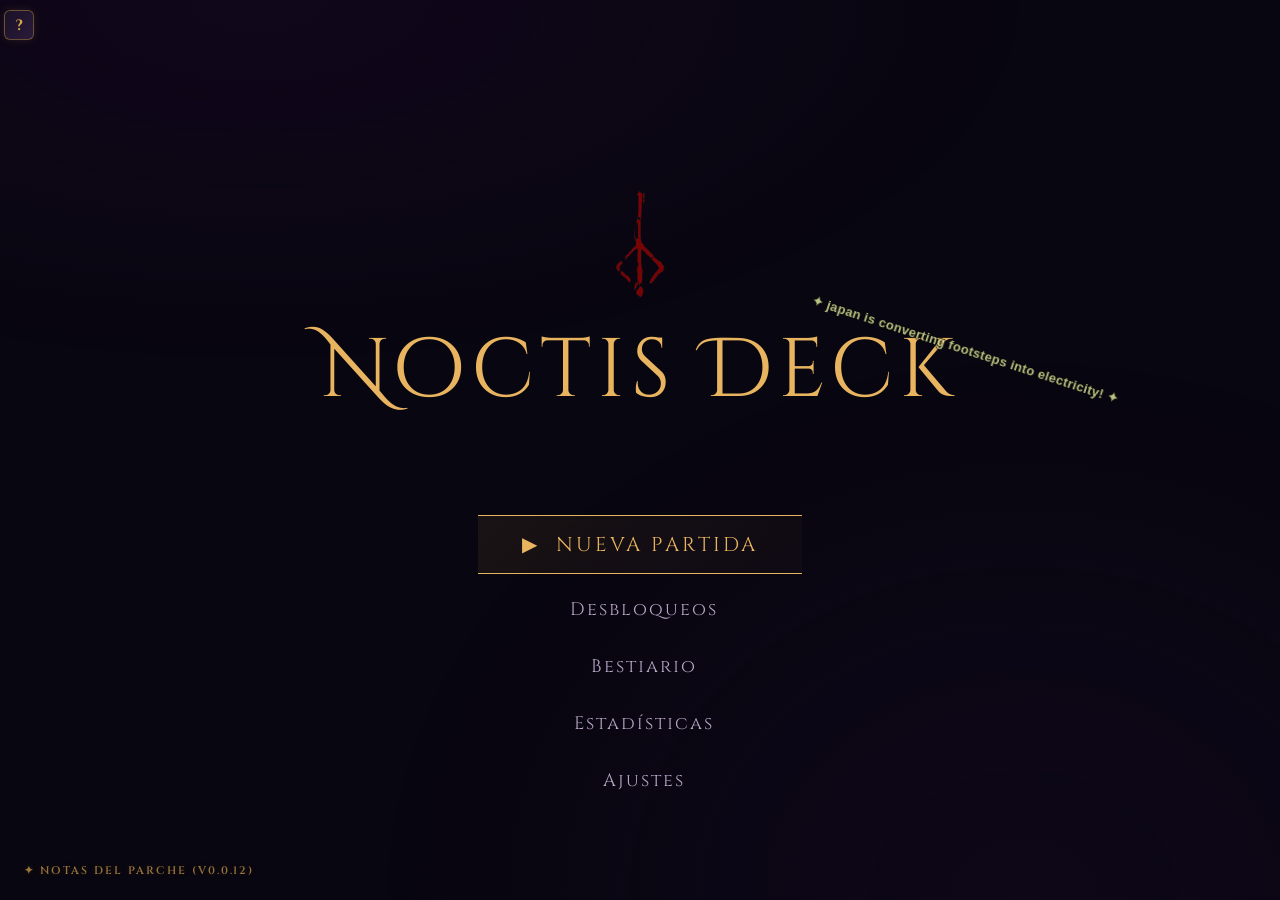
<file: index.html>
<!--
 * Noctis Deck — © 2026 Ángel Pérez Gutiérrez & Francisco Gutiérrez
 * Todos los derechos reservados. Prohibida su copia, distribución o
 * modificación sin autorización expresa de los autores.
 * Contacto: [angelpegu2005@gmail.com]
 */-->
<!DOCTYPE html>
<html lang="es">
<head>
<meta charset="UTF-8"/>
<meta name="viewport" content="width=device-width, initial-scale=1.0, maximum-scale=1.0, user-scalable=no, viewport-fit=cover">
<meta name="apple-mobile-web-app-capable" content="yes">
<meta name="apple-mobile-web-app-status-bar-style" content="black-translucent">
<meta name="theme-color" content="#080610">
<title>Noctis Deck</title>
<link rel="shortcut icon" href="resources/logo/logo.png" type="image/x-icon">
<link rel="stylesheet" href="style.css">
<link rel="stylesheet" href="style_scale.css">
<link href="https://fonts.googleapis.com/css2?family=Cinzel+Decorative:wght@400;700&family=Cinzel:wght@400;600;700&family=IM+Fell+English:ital@0;1&display=swap" rel="stylesheet"/>
</head>
<body>
<div class="fog-layer" id="fogL"></div>

<!-- NAME SELECTION OVERLAY -->
<div id="nameOverlay" style="display:none">
  <div class="name-modal">
    <div class="name-title">✦ Nombra a tu Cazador ✦</div>
    <div class="name-sub">El nombre que portarás en la ciudad que nunca amanece</div>
    <div class="name-row">
      <input id="nameInput" class="name-input" type="text" maxlength="28" placeholder="Nombre del héroe..." value="Alistair Voss"/>
      <button class="name-dice" onclick="rollRandomName()" title="Nombre aleatorio">🎲</button>
    </div>
    <div class="name-hint">10 nombres victorianos disponibles · Pulsa 🎲 para aleatorio</div>
    <button class="btn" onclick="confirmName()">⚔ &nbsp;Comenzar la Cacería</button>
  </div>
</div>

<div id="app">

<!-- Botón ? siempre visible, fuera de cualquier screen -->
<div class="screen active" id="s-title">

<div id="tutorialBtn" onclick="showTutorial()" title="Tutorial — ¿Cómo jugar?" style="
    position:fixed;top:10px;left:4px;z-index:9999;
    width:30px;height:30px;border-radius:6px;
    background:linear-gradient(135deg,#1a1228,#2a1a3a);
    border:1px solid #d4a84366;
    display:flex;align-items:center;justify-content:center;
    font-family:'Cinzel',serif;font-size:15px;font-weight:bold;
    color:#d4a843;cursor:pointer;
    transition:all .2s;box-shadow:0 0 8px #d4a84322;
    user-select:none;
  " onmouseover="this.style.borderColor='#d4a843';this.style.boxShadow='0 0 14px #d4a84444'" onmouseout="this.style.borderColor='#d4a84366';this.style.boxShadow='0 0 8px #d4a84322'">?</div>

  <!-- Logo + título en el tercio superior -->
  <div id="titleTop" style="position:relative;display:flex;flex-direction:column;align-items:center;margin-top:-30vh;">
    <img src="resources/logo/logo.png" alt="" style="width:130px;height:130px;object-fit:contain;margin-bottom:6px;margin-top:-24px">
    <div style="position:relative;display:inline-block">
      <div class="t-main" id="titleMain">Noctis Deck</div>
    </div>
  </div>

  <!-- Splash posicionado por JS -->
  <div id="splashWrap" style="position:fixed;transform-origin:left bottom;pointer-events:none;z-index:10;display:none;">
    <div id="splashText" style="
      font-family:Arial,sans-serif;
      font-size:13px;
      font-weight:700;
      color:#e8f0a0;
      
      opacity:0.80;
        text-shadow: 1px  0px 0px black,
               0px  1px 0px black,
              -1px  0px 0px black,
               0px -1px 0px black;
      white-space:nowrap;
      letter-spacing:.3px;
      animation:splashPulse 2s ease-in-out infinite;
      user-select:none;
      display:inline-block;
    "></div>
  </div>

  <!-- Menú: SIN guardado — botones muy abajo -->
  <div class="t-btns" id="menuNoSave" style="position:absolute;bottom:80px;left:0;right:0;display:flex;flex-direction:column;align-items:center;gap:14px">
    <button class="btn" onclick="goCharSelect()">▶ &nbsp;Nueva Partida</button>
    <button class="btn-sm" id="btnUnlocks"  onclick="showUnlocks()"  style="border:none;background:transparent"> &nbsp;Desbloqueos</button>
    <button class="btn-sm" id="btnBestiary" onclick="showBestiary()" style="border:none;background:transparent"> &nbsp;Bestiario</button>
    <button class="btn-sm" id="btnStats"    onclick="showStats()"    style="border:none;background:transparent"> &nbsp;Estadísticas</button>
    <button class="btn-sm" id="btnSettings" onclick="showSettings()" style="border:none;background:transparent"> &nbsp;Ajustes</button>
    <div class="diff-badge" id="diffBadge"></div>
  </div>

  <!-- Menú: CON guardado — botones muy abajo -->
  <div id="menuWithSave" style="display:none;position:absolute;bottom:80px;left:0;right:0;flex-direction:column;align-items:center;gap:14px">
    <div style="display:flex;align-items:center;gap:8px">
      <button class="btn" onclick="continueGame()">↩ &nbsp;Continuar Partida</button>
      <button id="btnDel" onclick="deleteSave()" title="Finalizar Run"
        style="width:34px;height:34px;border-radius:4px;border:1px solid var(--wine);background:transparent;
               color:var(--wine2);font-size:16px;cursor:pointer;transition:all .2s;display:flex;align-items:center;
               justify-content:center;flex-shrink:0;"
        onmouseover="this.style.background='#7a1f3533';this.style.borderColor='var(--wine2)'"
        onmouseout="this.style.background='transparent';this.style.borderColor='var(--wine)'">🗑</button>
    </div>
    <div class="save-badge" id="saveBadge"></div>
    <button class="btn" onclick="goCharSelect()">▶ &nbsp;Nueva Partida</button>
    <div style="display:flex;gap:18px">
      <button class="btn-sm" onclick="showUnlocks()"  style="border:none;background:transparent"> &nbsp;Desbloqueos</button>
      <button class="btn-sm" onclick="showBestiary()" style="border:none;background:transparent"> &nbsp;Bestiario</button>
      <button class="btn-sm" onclick="showStats()"    style="border:none;background:transparent"> &nbsp;Estadísticas</button>
      <button class="btn-sm" onclick="showSettings()" style="border:none;background:transparent"> &nbsp;Ajustes</button>
    </div>
    <div class="diff-badge" id="diffBadge2"></div>
  </div>

  <a href="notas_actualizacion.html"
     style="position:fixed;bottom:22px;left:24px;font-family:'Cinzel',serif;font-size:11px;font-weight:600;letter-spacing:.18em;text-transform:uppercase;color:#c9984a;text-decoration:none;opacity:.75;transition:opacity .2s,text-shadow .2s;text-shadow:0 0 8px #c9984a44;z-index:100;"
     onmouseover="this.style.opacity='1';this.style.textShadow='0 0 16px #c9984aaa'"
     onmouseout="this.style.opacity='.75';this.style.textShadow='0 0 8px #c9984a44'">
    ✦ Notas del Parche (v0.0.12)
  </a>
</div>

<div class="screen" id="s-chars">
  <button onclick="goTitle()" style="
    position:absolute;top:18px;left:20px;
    font-family:'Cinzel',serif;font-size:11px;letter-spacing:2px;text-transform:uppercase;
    padding:9px 18px;border:1px solid #d4a84344;border-radius:4px;
    background:transparent;color:#d4a843;cursor:pointer;transition:all .2s;z-index:10;
  " onmouseover="this.style.borderColor='#d4a843';this.style.background='#d4a84318'"
     onmouseout="this.style.borderColor='#d4a84344';this.style.background='transparent'">
    ← Menú
  </button>
  <div class="page-title">✦ Elige tu Cazador ✦</div>
  <div class="page-sub">Cada personaje comienza con un mazo y habilidades únicas</div>
  <div class="chars-row" id="charsRow"></div>
  <button class="btn" id="btnStart" onclick="startRunWithChar()" style="opacity:.4;pointer-events:none">Comenzar Run ▶</button>
</div>

<div class="screen" id="s-map">
  <button onclick="goTitle()" style="
    position:absolute;top:18px;left:20px;
    font-family:'Cinzel',serif;font-size:11px;letter-spacing:2px;text-transform:uppercase;
    padding:9px 18px;border:1px solid #d4a84344;border-radius:4px;
    background:transparent;color:#d4a843;cursor:pointer;transition:all .2s;z-index:10;
  " onmouseover="this.style.borderColor='#d4a843';this.style.background='#d4a84318'"
     onmouseout="this.style.borderColor='#d4a84344';this.style.background='transparent'">
    ← Menú
  </button>
  <div class="page-title">✦ Mapa de la Ciudad ✦</div>
  <div class="map-acts" id="mapActs"></div>
  <div style="font-size:12px;color:var(--fog);font-style:italic">Elige tu próximo destino — izquierda o derecha</div>
</div>

<div class="screen" id="s-game">
  <div class="p-left">
    <!-- Botón Tutorial arriba a la izquierda -->
    
    <div class="portrait" id="portrait"><div class="portrait-glow"></div><div id="portContent"></div></div>
    <div class="char-badge" id="charBadge">—</div>
    <div>
      <div class="stat-lbl">Vitalidad</div>
      <div class="bar-wrap"><div class="hp-bar" id="hpBar" style="width:100%"></div></div>
      <div class="stat-nums"><span id="hpNum">70</span><span style="color:var(--dim)" id="hpMax">/70</span></div>
      <div class="stat-lbl" style="margin-top:5px">Maná Arcano</div>
      <div class="bar-wrap"><div class="mp-bar" id="mpBar" style="width:100%"></div></div>
      <div class="stat-nums"><span id="mpNum">3</span><span style="color:var(--dim)" id="mpMax">/3</span></div>
    </div>
    <div><div class="stat-lbl">Estados</div><div class="si-wrap" id="pStat"></div></div>
    <!-- Shield display -->
    <div id="shieldDisplay" style="display:none">
      <div class="shield-panel">
        <div class="shield-icon-big">🛡</div>
        <div class="shield-info">
          <div class="shield-label">ESCUDO</div>
          <div class="shield-value" id="shieldVal">0</div>
        </div>
        <div class="shield-ring"><div class="shield-ring-inner" id="shieldVal2"></div></div>
      </div>
    </div>
    <div><div class="p-label">Mazo</div><div class="dk-cnt"><span>Mazo: <span id="dkC">0</span></span><span>Desc: <span id="dsC">0</span></span><span>Mano: <span id="handC">0/6</span></span></div></div>
    <div><div class="p-label">Oro</div><div class="gold-row">🪙 <span id="goldN">0</span></div></div>
    <div><div class="p-label">Reliquias</div><div id="relics" style="display:flex;flex-wrap:wrap;gap:4px;margin-top:2px"></div></div>
    <div id="activePowersPanel" style="display:none;flex-direction:column;gap:4px;margin-top:4px"></div>
    <!-- HUD Pistolero — se muestra solo cuando juegas con El Pistolero -->
    <div id="gunslingerHUD" style="display:none"></div>
  </div>

  <div class="p-center">
    <div id="a-combat">
      <div class="arena-bg"></div>
      <!-- ENEMY ZONE — multiple enemies -->
      <div class="e-zone" id="eZone"></div>
      <div class="arena-div"></div>
      <div class="hand-zone" id="handZone"></div>
    </div>
    <div class="bot-bar">
      <div><div style="font-size:8px;color:var(--dim);font-family:'Cinzel',serif;letter-spacing:2px;margin-bottom:3px">MANÁ</div><div class="mana-wrap" id="manaOrbs"></div></div>
      <div class="turn-lbl" id="turnLbl">Turno 1</div>
      <button class="btn-end" onclick="endTurn()">Fin de Turno ▶</button>
    </div>
  </div>

  <div class="p-right">
    <div class="sec-title">Registro</div>
    <div class="clog" id="clog"></div>
    <div class="sec-title" style="margin-top:4px">Objetivos</div>
    <div id="targetHints" style="font-size:9px;color:var(--fog);font-style:italic;line-height:1.6">Pulsa en un enemigo<br>para seleccionarlo</div>
    <div class="sec-title" style="margin-top:6px">Pasiva</div>
    <div id="passiveInfo" style="font-size:10px;color:#a090cc;font-style:italic;line-height:1.5"></div>
  </div>
</div>

<div class="screen" id="s-reward">
  <!-- id="rewTitle" → el JS lo actualiza según el tipo de combate (normal/élite/boss) -->
  <div class="rew-title" id="rewTitle">✦ Recompensa ✦</div>
  <!-- id="rewSub" → el JS lo actualiza ("Elige 1 carta", "Elige 2 cartas", etc.) -->
  <div id="rewSub" style="font-size:12px;color:#6a5a7a;text-align:center;font-style:italic;margin-bottom:8px">Elige 1 carta (o sáltate)</div>
  <div class="rew-cards" id="rewCards"></div>
  
</div>

<div class="screen" id="s-rest">
  <div class="page-title" style="font-size:17px">🕯 Santuario Olvidado</div>
  <div style="font-size:13px;color:var(--fog);font-style:italic;max-width:360px;text-align:center;line-height:1.8">Un altar exhala paz. Recupera fuerzas o alivia tu mazo.</div>
  <div class="rest-opts">
    <div class="rest-opt" onclick="doHeal()"><div class="r-ico">❤️</div><h3>Curar</h3><p>Recupera 20 HP.</p></div>
  </div>
</div>

<div class="screen" id="s-shop">
  <div class="page-title" style="font-size:17px">🛒 La Botica del Heraldo</div>
  <div class="gold-disp">🪙 <span id="shopG">0</span></div>
  <div class="shop-stock" id="shopSt"></div>
  <button class="btn-sm" onclick="leaveShop()">Salir</button>
</div>

<div class="screen" id="s-chest">
  <div class="page-title" style="font-size:17px">📦 Cofre Misterioso</div>
  <div style="font-size:13px;color:var(--fog);font-style:italic;max-width:360px;text-align:center;line-height:1.8">Las sombras ocultan todo tipo de sorpresas...</div>
  <div id="chestContent" style="display:flex;flex-direction:column;align-items:center;gap:14px;margin-top:10px"></div>
</div>

<div class="screen" id="s-over">
  <div class="over-title">☠ Consumido ☠</div>
  <div style="color:var(--fog);font-style:italic;font-size:14px;text-align:center;max-width:360px;line-height:1.8">La oscuridad te ha devorado.<br>La ciudad victoriana se cierne sobre tu cuerpo.</div>
  <div id="overStats" style="font-family:'Cinzel',serif;font-size:11px;color:var(--dim);letter-spacing:2px;margin-top:4px"></div>
  <button class="btn btn-wine" onclick="goTitle()">↩ Volver al Inicio</button>
</div>

<div class="screen" id="s-win">
  <div class="win-title">✦ La Noche Termina ✦</div>
  <div style="color:var(--fog);font-style:italic;font-size:13px;text-align:center;max-width:400px;line-height:1.8">Has sobrevivido. La ciudad permanece en silencio.<br>Pero mañana volverá a despertar...</div>
  <div id="winStats" style="font-family:'Cinzel',serif;font-size:11px;color:var(--gold);letter-spacing:2px;margin-top:4px"></div>
  <button class="btn" onclick="goTitle()">↩ Nueva Noche</button>
</div>

<div class="screen" id="s-credits">
  <div class="credits-wrap">
    <div class="cr-line cr-big">✦ La Oscuridad Ha Sido Vencida ✦</div>
    <div class="cr-line cr-med" id="creditsChar">El Cazador</div>
    <div class="cr-line cr-sub" id="creditsDiff">Dificultad 1</div>
    <div class="cr-sep"></div>
    <div class="cr-line cr-label">— Desarrollado por —</div>
    <div class="cr-line cr-name">Ángel Pérez Gutiérrez</div>
    <div class="cr-line cr-name">Francisco Gutiérrez</div>
    <div class="cr-sep"></div>
    <div class="cr-line cr-label">Motor y diseño</div>
    <div class="cr-line cr-small">Noctis Deck · Roguelike de Cartas</div>
    <div class="cr-line cr-small">Inspirado en Slay the Spire</div>
    <div class="cr-sep"></div>
    <div class="cr-line cr-quote">"En la ciudad que nunca amanece,<br>solo el Cazador marcado por el pacto antiguo<br>puede sobrevivir."</div>
    <div class="cr-line" style="margin-top:32px"><button class="btn" onclick="goTitle()">↩ Nueva Noche</button></div>
  </div>
</div>

<div class="screen" id="s-custom">
  <div class="page-title">✦ Personalización ✦</div>
  <div class="page-sub">Arrastra o haz click · PNG recomendado · Las imágenes por defecto se usan si no subes ninguna</div>
  <div class="csecs">
    <div class="csec"><div class="csec-t">🗡 Personajes</div><div style="display:flex;gap:11px;flex-wrap:wrap" id="charDzRow"></div></div>
    <div class="csec"><div class="csec-t">💀 Enemigos por Tier</div>
      <div style="display:flex;gap:11px;flex-wrap:wrap">
        <div style="display:flex;flex-direction:column;align-items:center;gap:5px">
          <div class="dz" id="dz-e0" style="width:100px;height:132px" ondragover="dzDrag(event,this)" ondragleave="dzLeave(this)" ondrop="dzDrop(event,'enemy0',this)"><div class="dz-ico">🐀</div><div class="dz-lbl">Normal</div><input type="file" accept="image/*" onchange="dzFile(event,'enemy0',this.parentNode)"><button class="dz-clr" onclick="dzClr('enemy0',document.getElementById('dz-e0'),event)">✕</button></div>
          <div class="dz-cap">Tier 1</div>
        </div>
        <div style="display:flex;flex-direction:column;align-items:center;gap:5px">
          <div class="dz" id="dz-e1" style="width:100px;height:132px" ondragover="dzDrag(event,this)" ondragleave="dzLeave(this)" ondrop="dzDrop(event,'enemy1',this)"><div class="dz-ico">⚔</div><div class="dz-lbl">Élite</div><input type="file" accept="image/*" onchange="dzFile(event,'enemy1',this.parentNode)"><button class="dz-clr" onclick="dzClr('enemy1',document.getElementById('dz-e1'),event)">✕</button></div>
          <div class="dz-cap">Tier 2</div>
        </div>
        <div style="display:flex;flex-direction:column;align-items:center;gap:5px">
          <div class="dz" id="dz-e2" style="width:100px;height:132px" ondragover="dzDrag(event,this)" ondragleave="dzLeave(this)" ondrop="dzDrop(event,'enemy2',this)"><div class="dz-ico">👁</div><div class="dz-lbl">Jefe</div><input type="file" accept="image/*" onchange="dzFile(event,'enemy2',this.parentNode)"><button class="dz-clr" onclick="dzClr('enemy2',document.getElementById('dz-e2'),event)">✕</button></div>
          <div class="dz-cap">Tier 3</div>
        </div>
        <!-- Slot Sanadora — inyectado automáticamente por JS (ensureHealerDz) -->
      </div>
    </div>
    <div class="csec" style="max-width:430px"><div class="csec-t">🃏 Arte de Cartas</div><div class="cards-grid" id="cardDzGrid"></div></div>
  </div>
  <div style="display:flex;gap:10px;margin-top:14px;justify-content:center">
    <button class="btn" onclick="saveCustomAndReturn()">✓ &nbsp;Guardar y Volver</button>
  </div>
</div>
</div>

<style>
@keyframes splashPulse {
  0%,100% { transform: scale(1);    opacity: .80; }
  50%      { transform: scale(1.07); opacity: 1;   }
}
</style>
<script src="noctis_deck.js"></script>
</body>
</html>
</file>
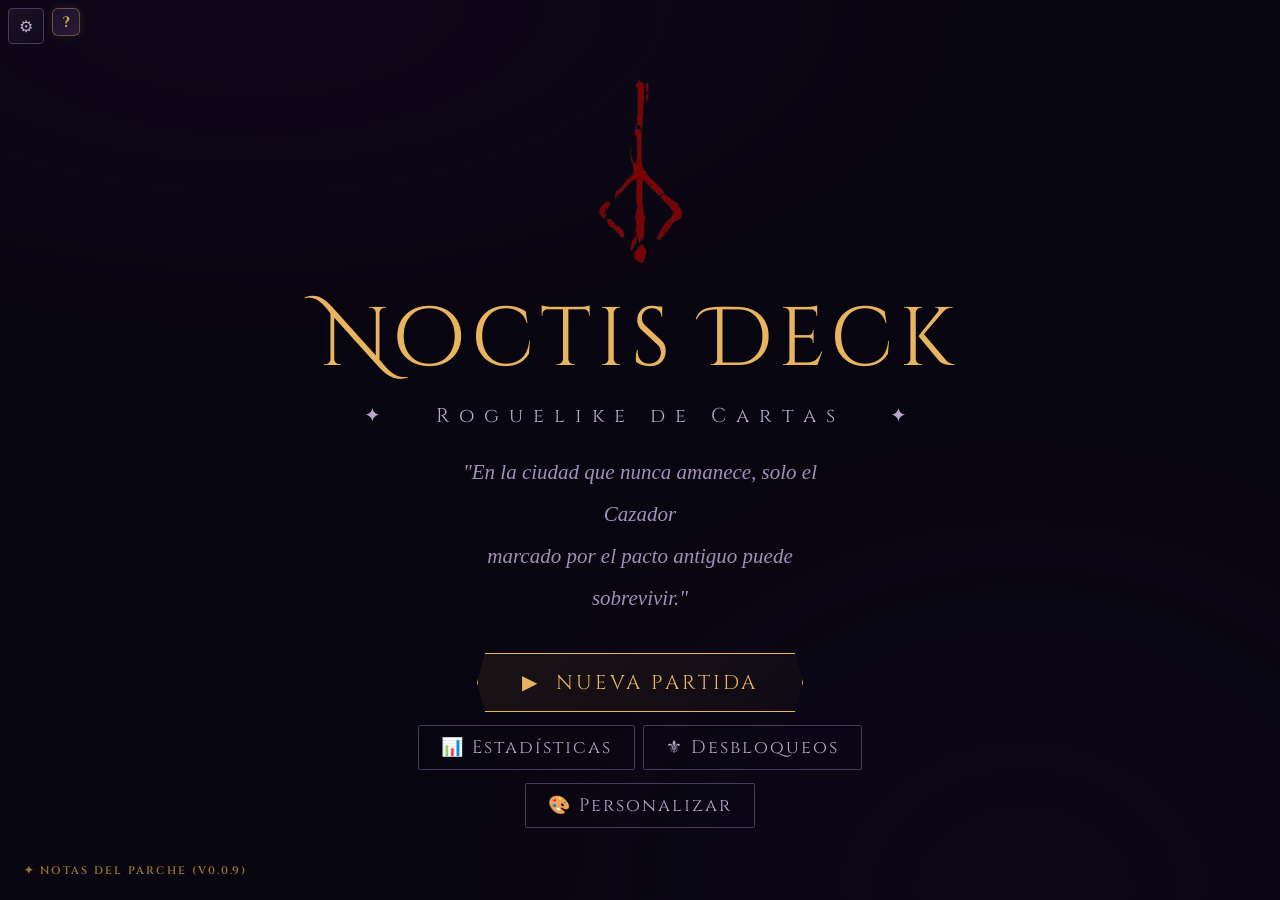
<file: public/index.html>
<!--
 * Noctis Deck — © 2026 Ángel Pérez Gutiérrez & Francisco Gutiérrez
 * Todos los derechos reservados. Prohibida su copia, distribución o
 * modificación sin autorización expresa de los autores.
 * Contacto: [angelpegu2005@gmail.com]
 */-->
<!DOCTYPE html>
<html lang="es">
<head>
<meta charset="UTF-8"/>
<meta name="viewport" content="width=device-width, initial-scale=1.0, maximum-scale=1.0, user-scalable=no, viewport-fit=cover">
<meta name="apple-mobile-web-app-capable" content="yes">
<meta name="apple-mobile-web-app-status-bar-style" content="black-translucent">
<meta name="theme-color" content="#080610">
<title>Noctis Deck</title>
<link rel="shortcut icon" href="resources/logo/logo.png" type="image/x-icon">
<link rel="stylesheet" href="style.css">
<link rel="stylesheet" href="style_scale.css">
<link href="https://fonts.googleapis.com/css2?family=Cinzel+Decorative:wght@400;700&family=Cinzel:wght@400;600;700&family=IM+Fell+English:ital@0;1&display=swap" rel="stylesheet"/>
</head>
<body>
<div class="fog-layer" id="fogL"></div>

<!-- NAME SELECTION OVERLAY -->
<div id="nameOverlay" style="display:none">
  <div class="name-modal">
    <div class="name-title">✦ Nombra a tu Cazador ✦</div>
    <div class="name-sub">El nombre que portarás en la ciudad que nunca amanece</div>
    <div class="name-row">
      <input id="nameInput" class="name-input" type="text" maxlength="28" placeholder="Nombre del héroe..." value="Alistair Voss"/>
      <button class="name-dice" onclick="rollRandomName()" title="Nombre aleatorio">🎲</button>
    </div>
    <div class="name-hint">10 nombres victorianos disponibles · Pulsa 🎲 para aleatorio</div>
    <button class="btn" onclick="confirmName()">⚔ &nbsp;Comenzar la Cacería</button>
  </div>
</div>

<div id="app">
<div class="screen active" id="s-title">
  <div id="tutorialBtn" onclick="showTutorial()" title="Tutorial — ¿Cómo jugar?" style="
      position:absolute;top:10px;left:10px;z-index:100;
      width:28px;height:28px;border-radius:6px;
      background:linear-gradient(135deg,#1a1228,#2a1a3a);
      border:1px solid #d4a84366;
      display:flex;align-items:center;justify-content:center;
      font-family:'Cinzel',serif;font-size:15px;font-weight:bold;
      color:#d4a843;cursor:pointer;
      transition:all .2s;box-shadow:0 0 8px #d4a84322;
      user-select:none;
    " onmouseover="this.style.borderColor='#d4a843';this.style.boxShadow='0 0 14px #d4a84444';document.getElementById('tutorialHoverTip').style.opacity='1'" onmouseout="this.style.borderColor='#d4a84366';this.style.boxShadow='0 0 8px #d4a84322';document.getElementById('tutorialHoverTip').style.opacity='0'">?</div>
    <div id="tutorialHoverTip" style="
      position:absolute;top:10px;left:46px;z-index:101;
      background:#1a1228;border:1px solid #d4a84366;border-radius:5px;
      padding:5px 10px;font-family:'Cinzel',serif;font-size:10px;
      color:#d4a843;letter-spacing:1.5px;white-space:nowrap;
      opacity:0;transition:opacity .2s;pointer-events:none;
    ">Tutorial · ¿Cómo jugar?</div>
  <img src="resources/logo/logo.png" alt="">
  <div class="t-main">Noctis Deck</div>
  <div class="t-sub">✦ &nbsp; Roguelike de Cartas &nbsp; ✦</div>
  <div class="t-quote">"En la ciudad que nunca amanece, solo el Cazador<br>marcado por el pacto antiguo puede sobrevivir."</div>
  <div class="t-btns">
    <button class="btn" onclick="goCharSelect()">▶ &nbsp;Nueva Partida</button>
    <button class="btn" id="btnContinue" onclick="continueGame()" style="display:none">↩ &nbsp;Continuar Partida</button>
    <div class="save-badge" id="saveBadge" style="display:none"></div>
    <div style="display:flex;gap:8px;margin-top:4px">
      <button class="btn-sm" onclick="show('custom')">🎨 Personalizar</button>
      <button class="btn-sm" id="btnDel" onclick="deleteSave()" style="display:none;color:var(--wine2);border-color:var(--wine)">🗑 Borrar guardado</button>
    </div>
    <div class="diff-badge" id="diffBadge"></div>
  </div>
  <a href="notas_actualizacion.html"
     style="position:fixed;bottom:22px;left:24px;font-family:'Cinzel',serif;font-size:11px;font-weight:600;letter-spacing:.18em;text-transform:uppercase;color:#c9984a;text-decoration:none;opacity:.75;transition:opacity .2s,text-shadow .2s;text-shadow:0 0 8px #c9984a44;z-index:100;"
     onmouseover="this.style.opacity='1';this.style.textShadow='0 0 16px #c9984aaa'"
     onmouseout="this.style.opacity='.75';this.style.textShadow='0 0 8px #c9984a44'">
    ✦ Notas del Parche (v0.0.9)
  </a>
</div>

<div class="screen" id="s-chars">
  <button onclick="goTitle()" style="
    position:absolute;top:18px;left:20px;
    font-family:'Cinzel',serif;font-size:11px;letter-spacing:2px;text-transform:uppercase;
    padding:9px 18px;border:1px solid #d4a84344;border-radius:4px;
    background:transparent;color:#d4a843;cursor:pointer;transition:all .2s;z-index:10;
  " onmouseover="this.style.borderColor='#d4a843';this.style.background='#d4a84318'"
     onmouseout="this.style.borderColor='#d4a84344';this.style.background='transparent'">
    ← Menú
  </button>
  <div class="page-title">✦ Elige tu Cazador ✦</div>
  <div class="page-sub">Cada personaje comienza con un mazo y habilidades únicas</div>
  <div class="chars-row" id="charsRow"></div>
  <button class="btn" id="btnStart" onclick="startRunWithChar()" style="opacity:.4;pointer-events:none">Comenzar Run ▶</button>
</div>

<div class="screen" id="s-map">
  <button onclick="goTitle()" style="
    position:absolute;top:18px;left:20px;
    font-family:'Cinzel',serif;font-size:11px;letter-spacing:2px;text-transform:uppercase;
    padding:9px 18px;border:1px solid #d4a84344;border-radius:4px;
    background:transparent;color:#d4a843;cursor:pointer;transition:all .2s;z-index:10;
  " onmouseover="this.style.borderColor='#d4a843';this.style.background='#d4a84318'"
     onmouseout="this.style.borderColor='#d4a84344';this.style.background='transparent'">
    ← Menú
  </button>
  <div class="page-title">✦ Mapa de la Ciudad ✦</div>
  <div class="map-acts" id="mapActs"></div>
  <div style="font-size:12px;color:var(--fog);font-style:italic">Elige tu próximo destino — izquierda o derecha</div>
</div>

<div class="screen" id="s-game">
  <div class="p-left">
    <!-- Botón Tutorial arriba a la izquierda -->
    
    <div class="portrait" id="portrait"><div class="portrait-glow"></div><div id="portContent"></div></div>
    <div class="char-badge" id="charBadge">—</div>
    <div>
      <div class="stat-lbl">Vitalidad</div>
      <div class="bar-wrap"><div class="hp-bar" id="hpBar" style="width:100%"></div></div>
      <div class="stat-nums"><span id="hpNum">70</span><span style="color:var(--dim)" id="hpMax">/70</span></div>
      <div class="stat-lbl" style="margin-top:5px">Maná Arcano</div>
      <div class="bar-wrap"><div class="mp-bar" id="mpBar" style="width:100%"></div></div>
      <div class="stat-nums"><span id="mpNum">3</span><span style="color:var(--dim)" id="mpMax">/3</span></div>
    </div>
    <div><div class="stat-lbl">Estados</div><div class="si-wrap" id="pStat"></div></div>
    <!-- Shield display -->
    <div id="shieldDisplay" style="display:none">
      <div class="shield-panel">
        <div class="shield-icon-big">🛡</div>
        <div class="shield-info">
          <div class="shield-label">ESCUDO</div>
          <div class="shield-value" id="shieldVal">0</div>
        </div>
        <div class="shield-ring"><div class="shield-ring-inner" id="shieldVal2"></div></div>
      </div>
    </div>
    <div><div class="p-label">Mazo</div><div class="dk-cnt"><span>Mazo: <span id="dkC">0</span></span><span>Desc: <span id="dsC">0</span></span><span>Mano: <span id="handC">0/6</span></span></div></div>
    <div><div class="p-label">Oro</div><div class="gold-row">🪙 <span id="goldN">0</span></div></div>
    <div><div class="p-label">Reliquias</div><div id="relics" style="display:flex;flex-wrap:wrap;gap:4px;margin-top:2px"></div></div>
    <!-- HUD Pistolero — se muestra solo cuando juegas con El Pistolero -->
    <div id="gunslingerHUD" style="display:none"></div>
    <div class="sec-title" style="margin-top:6px">Pasiva</div>
    <div id="passiveInfo" style="font-size:10px;color:#a090cc;font-style:italic;line-height:1.5"></div>
  </div>

  <div class="p-center">
    <div id="a-combat">
      <div class="arena-bg"></div>
      <!-- ENEMY ZONE — multiple enemies -->
      <div class="e-zone" id="eZone"></div>
      <div class="arena-div"></div>
      <div class="hand-zone" id="handZone"></div>
    </div>
    <div class="bot-bar">
      <div><div style="font-size:8px;color:var(--dim);font-family:'Cinzel',serif;letter-spacing:2px;margin-bottom:3px">MANÁ</div><div class="mana-wrap" id="manaOrbs"></div></div>
      <div class="turn-lbl" id="turnLbl">Turno 1</div>
      <button class="btn-end" onclick="endTurn()">Fin de Turno ▶</button>
    </div>
  </div>

  <div class="p-right">
    <div class="sec-title">Registro</div>
    <div class="clog" id="clog"></div>
    <div class="sec-title" style="margin-top:4px">Objetivos</div>
    <div id="targetHints" style="font-size:9px;color:var(--fog);font-style:italic;line-height:1.6">Pulsa en un enemigo<br>para seleccionarlo</div>
  </div>
</div>

<div class="screen" id="s-reward">
  <!-- id="rewTitle" → el JS lo actualiza según el tipo de combate (normal/élite/boss) -->
  <div class="rew-title" id="rewTitle">✦ Recompensa ✦</div>
  <!-- id="rewSub" → el JS lo actualiza ("Elige 1 carta", "Elige 2 cartas", etc.) -->
  <div id="rewSub" style="font-size:12px;color:#6a5a7a;text-align:center;font-style:italic;margin-bottom:8px">Elige 1 carta (o sáltate)</div>
  <div class="rew-cards" id="rewCards"></div>
  <button class="btn-sm" onclick="skipRew()">Continuar sin carta</button>
</div>

<div class="screen" id="s-rest">
  <div class="page-title" style="font-size:17px">🕯 Santuario Olvidado</div>
  <div style="font-size:13px;color:var(--fog);font-style:italic;max-width:360px;text-align:center;line-height:1.8">Un altar exhala paz. Recupera fuerzas o alivia tu mazo.</div>
  <div class="rest-opts">
    <div class="rest-opt" onclick="doHeal()"><div class="r-ico">❤️</div><h3>Curar</h3><p>Recupera 20 HP.</p></div>
  </div>
</div>

<div class="screen" id="s-shop">
  <div class="page-title" style="font-size:17px">🛒 La Botica del Heraldo</div>
  <div class="gold-disp">🪙 <span id="shopG">0</span></div>
  <div class="shop-stock" id="shopSt"></div>
  <button class="btn-sm" onclick="leaveShop()">Salir</button>
</div>

<div class="screen" id="s-chest">
  <div class="page-title" style="font-size:17px">📦 Cofre Misterioso</div>
  <div style="font-size:13px;color:var(--fog);font-style:italic;max-width:360px;text-align:center;line-height:1.8">Las sombras ocultan todo tipo de sorpresas...</div>
  <div id="chestContent" style="display:flex;flex-direction:column;align-items:center;gap:14px;margin-top:10px"></div>
</div>

<div class="screen" id="s-over">
  <div class="over-title">☠ Consumido ☠</div>
  <div style="color:var(--fog);font-style:italic;font-size:14px;text-align:center;max-width:360px;line-height:1.8">La oscuridad te ha devorado.<br>La ciudad victoriana se cierne sobre tu cuerpo.</div>
  <div id="overStats" style="font-family:'Cinzel',serif;font-size:11px;color:var(--dim);letter-spacing:2px;margin-top:4px"></div>
  <button class="btn btn-wine" onclick="goTitle()">↩ Volver al Inicio</button>
</div>

<div class="screen" id="s-win">
  <div class="win-title">✦ La Noche Termina ✦</div>
  <div style="color:var(--fog);font-style:italic;font-size:13px;text-align:center;max-width:400px;line-height:1.8">Has sobrevivido. La ciudad permanece en silencio.<br>Pero mañana volverá a despertar...</div>
  <div id="winStats" style="font-family:'Cinzel',serif;font-size:11px;color:var(--gold);letter-spacing:2px;margin-top:4px"></div>
  <button class="btn" onclick="goTitle()">↩ Nueva Noche</button>
</div>

<div class="screen" id="s-credits">
  <div class="credits-wrap">
    <div class="cr-line cr-big">✦ La Oscuridad Ha Sido Vencida ✦</div>
    <div class="cr-line cr-med" id="creditsChar">El Cazador</div>
    <div class="cr-line cr-sub" id="creditsDiff">Dificultad 1</div>
    <div class="cr-sep"></div>
    <div class="cr-line cr-label">— Desarrollado por —</div>
    <div class="cr-line cr-name">Ángel Pérez Gutiérrez</div>
    <div class="cr-line cr-name">Francisco Gutiérrez</div>
    <div class="cr-sep"></div>
    <div class="cr-line cr-label">Motor y diseño</div>
    <div class="cr-line cr-small">Noctis Deck · Roguelike de Cartas</div>
    <div class="cr-line cr-small">Inspirado en Slay the Spire</div>
    <div class="cr-sep"></div>
    <div class="cr-line cr-quote">"En la ciudad que nunca amanece,<br>solo el Cazador marcado por el pacto antiguo<br>puede sobrevivir."</div>
    <div class="cr-line" style="margin-top:32px"><button class="btn" onclick="goTitle()">↩ Nueva Noche</button></div>
  </div>
</div>

<div class="screen" id="s-custom">
  <div class="page-title">✦ Personalización ✦</div>
  <div class="page-sub">Arrastra o haz click · PNG recomendado · Las imágenes por defecto se usan si no subes ninguna</div>
  <div class="csecs">
    <div class="csec"><div class="csec-t">🗡 Personajes</div><div style="display:flex;gap:11px;flex-wrap:wrap" id="charDzRow"></div></div>
    <div class="csec"><div class="csec-t">💀 Enemigos por Tier</div>
      <div style="display:flex;gap:11px;flex-wrap:wrap">
        <div style="display:flex;flex-direction:column;align-items:center;gap:5px">
          <div class="dz" id="dz-e0" style="width:100px;height:132px" ondragover="dzDrag(event,this)" ondragleave="dzLeave(this)" ondrop="dzDrop(event,'enemy0',this)"><div class="dz-ico">🐀</div><div class="dz-lbl">Normal</div><input type="file" accept="image/*" onchange="dzFile(event,'enemy0',this.parentNode)"><button class="dz-clr" onclick="dzClr('enemy0',document.getElementById('dz-e0'),event)">✕</button></div>
          <div class="dz-cap">Tier 1</div>
        </div>
        <div style="display:flex;flex-direction:column;align-items:center;gap:5px">
          <div class="dz" id="dz-e1" style="width:100px;height:132px" ondragover="dzDrag(event,this)" ondragleave="dzLeave(this)" ondrop="dzDrop(event,'enemy1',this)"><div class="dz-ico">⚔</div><div class="dz-lbl">Élite</div><input type="file" accept="image/*" onchange="dzFile(event,'enemy1',this.parentNode)"><button class="dz-clr" onclick="dzClr('enemy1',document.getElementById('dz-e1'),event)">✕</button></div>
          <div class="dz-cap">Tier 2</div>
        </div>
        <div style="display:flex;flex-direction:column;align-items:center;gap:5px">
          <div class="dz" id="dz-e2" style="width:100px;height:132px" ondragover="dzDrag(event,this)" ondragleave="dzLeave(this)" ondrop="dzDrop(event,'enemy2',this)"><div class="dz-ico">👁</div><div class="dz-lbl">Jefe</div><input type="file" accept="image/*" onchange="dzFile(event,'enemy2',this.parentNode)"><button class="dz-clr" onclick="dzClr('enemy2',document.getElementById('dz-e2'),event)">✕</button></div>
          <div class="dz-cap">Tier 3</div>
        </div>
        <!-- Slot Sanadora — inyectado automáticamente por JS (ensureHealerDz) -->
      </div>
    </div>
    <div class="csec" style="max-width:430px"><div class="csec-t">🃏 Arte de Cartas</div><div class="cards-grid" id="cardDzGrid"></div></div>
  </div>
  <div style="display:flex;gap:10px;margin-top:14px;justify-content:center">
    <button class="btn" onclick="saveCustomAndReturn()">✓ &nbsp;Guardar y Volver</button>
  </div>
</div>
</div>

<script src="noctis_deck.js"></script>
</body>
</html>
</file>
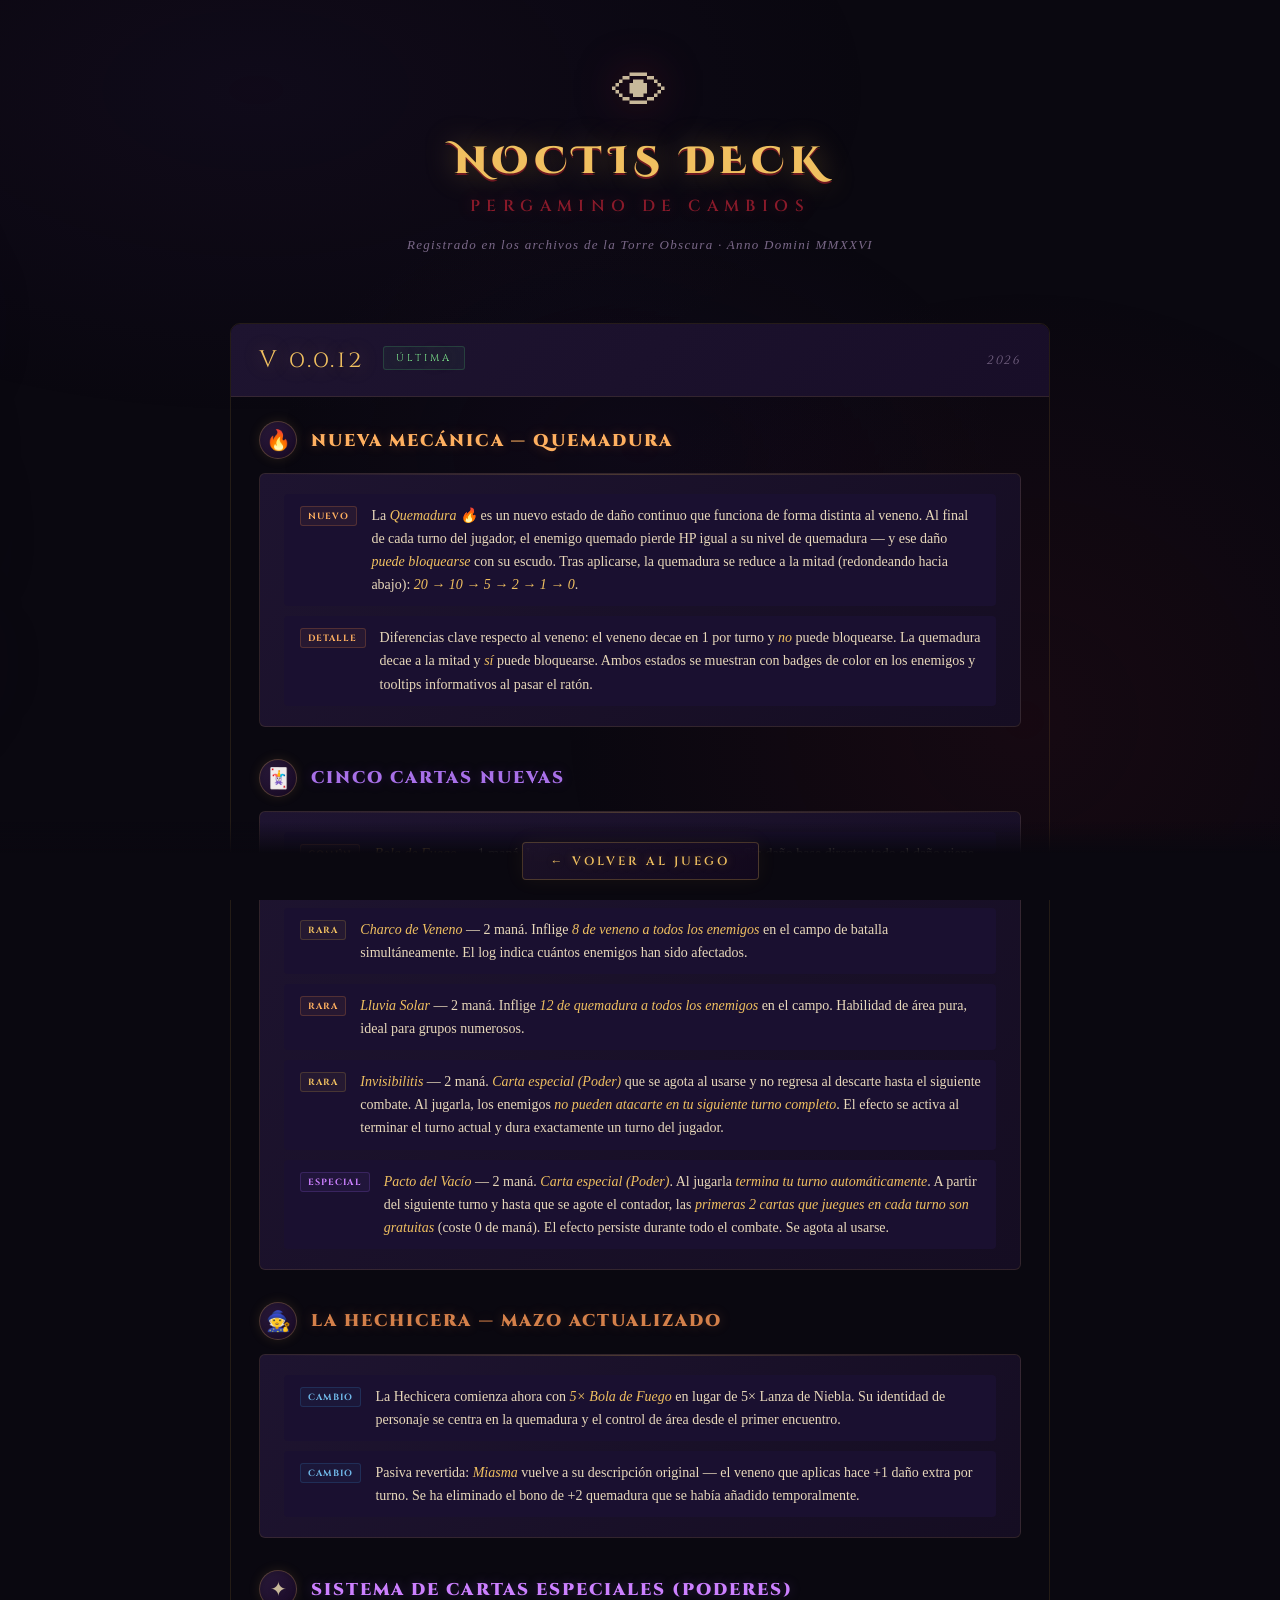
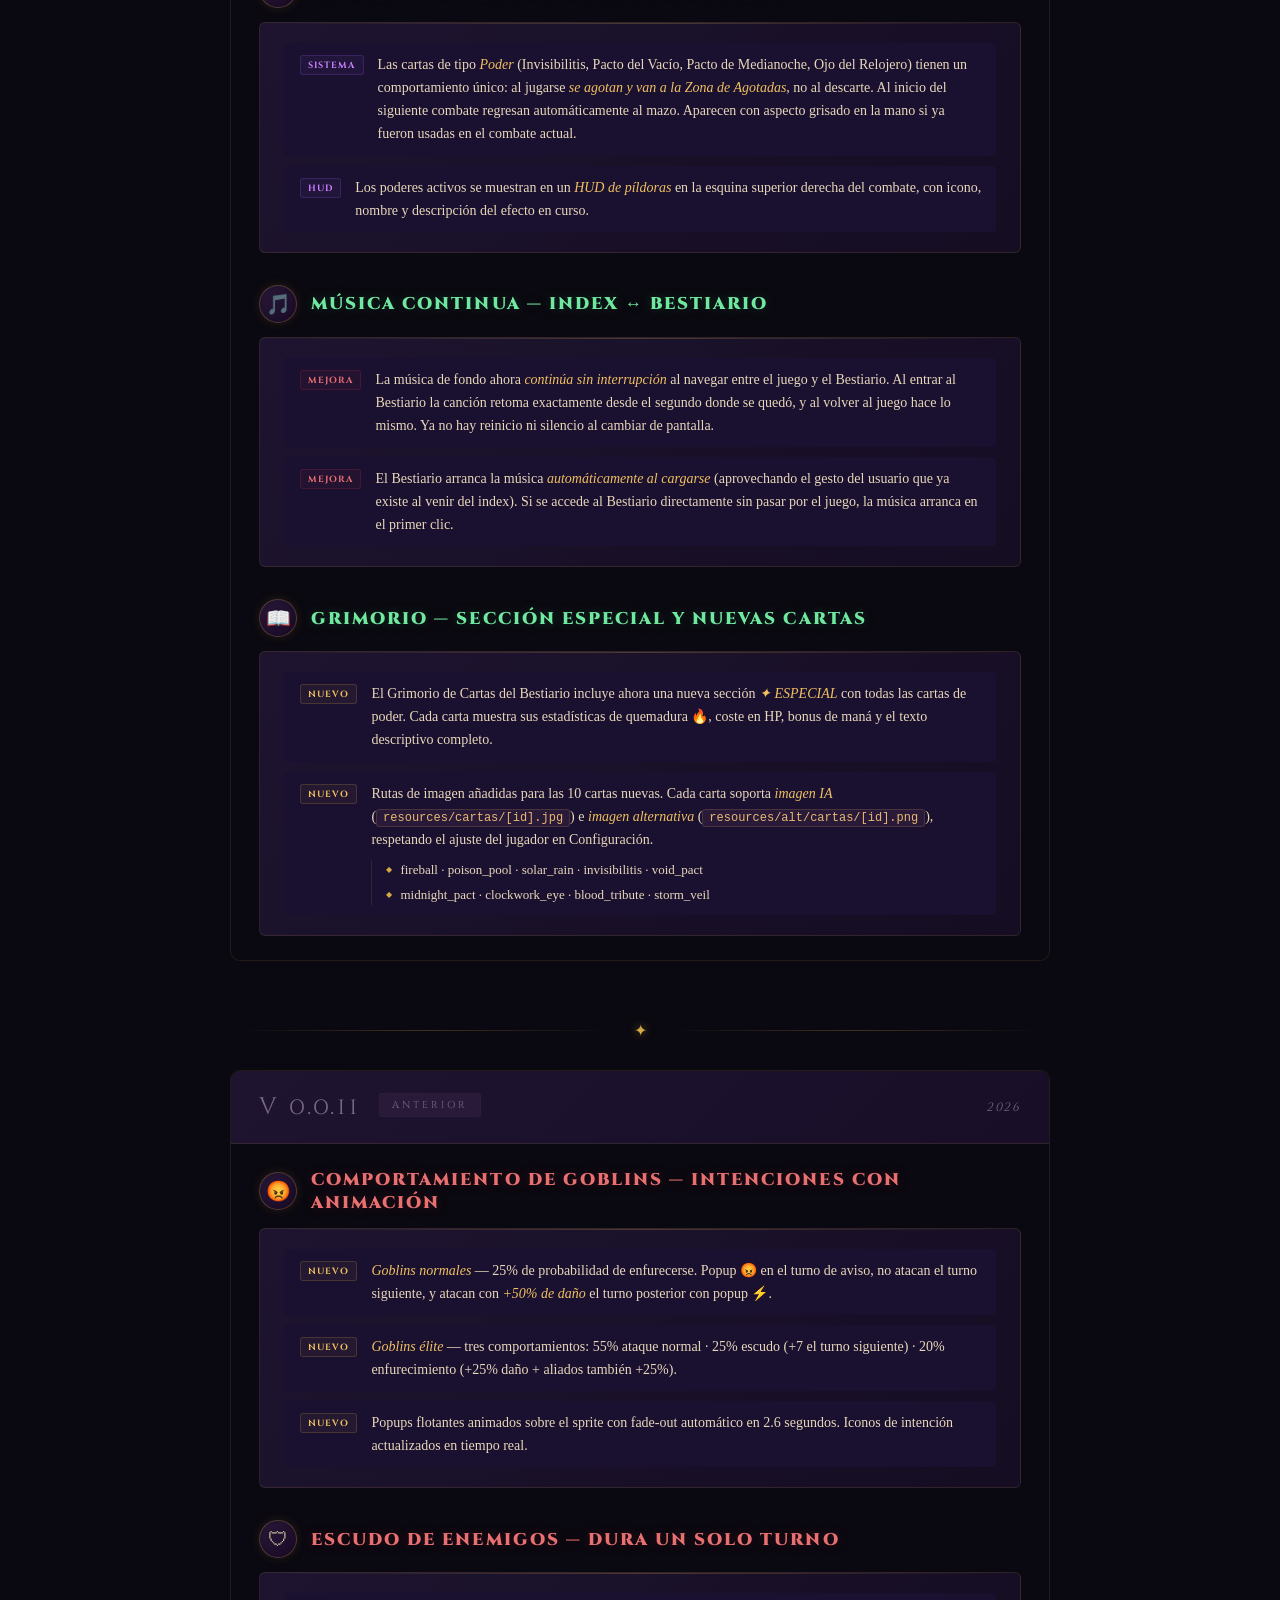
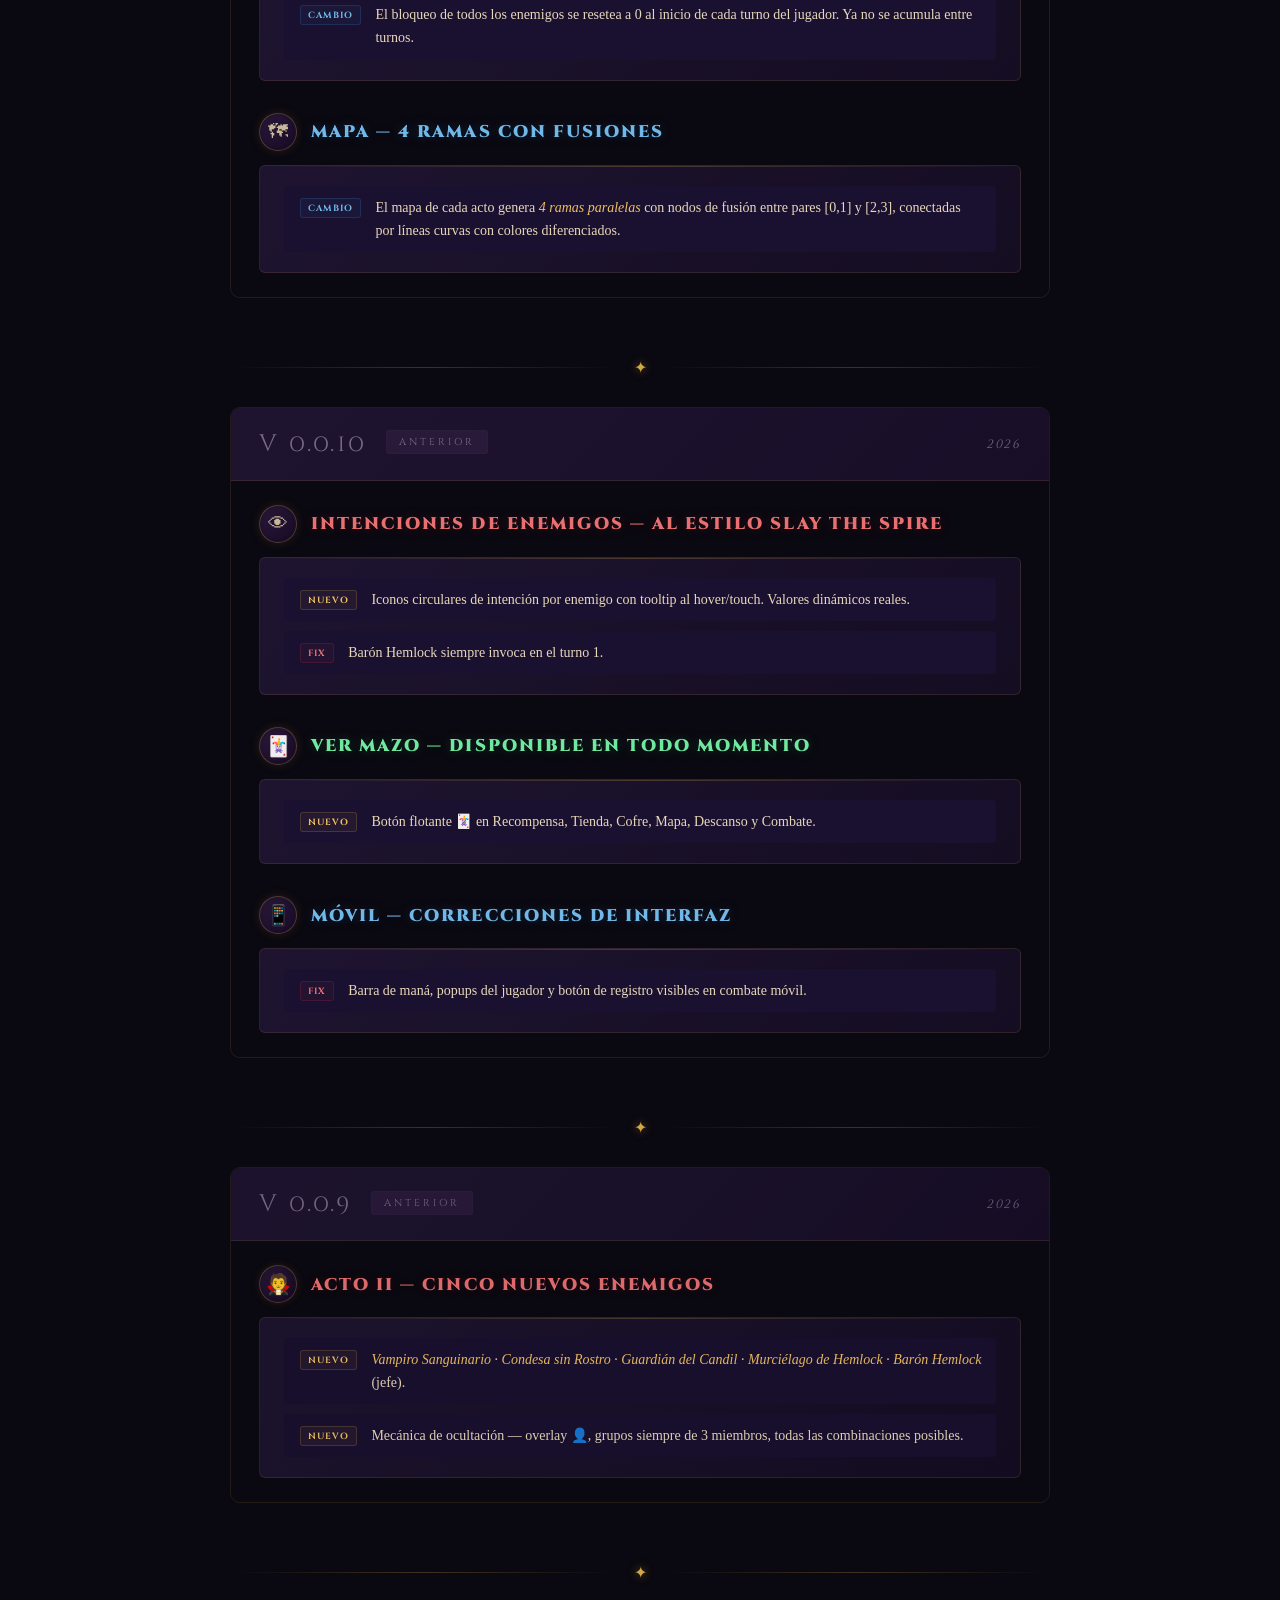
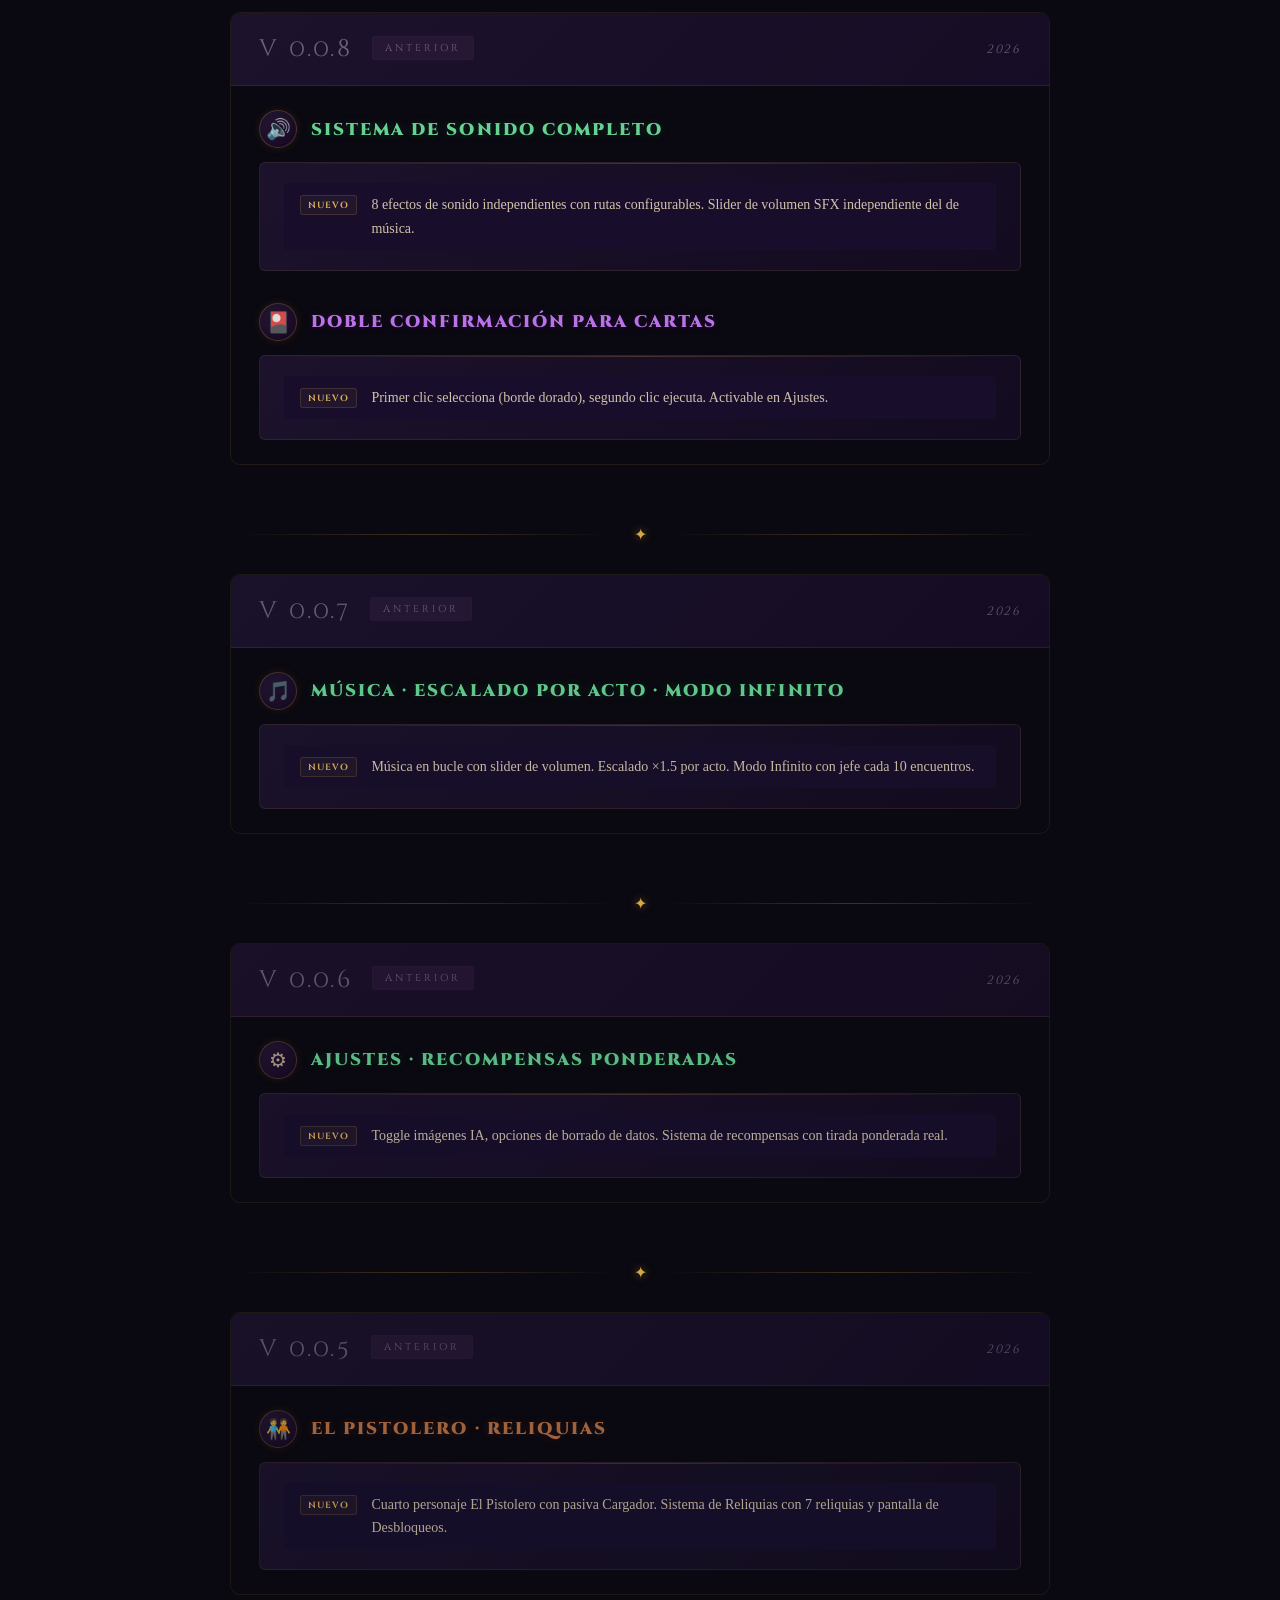
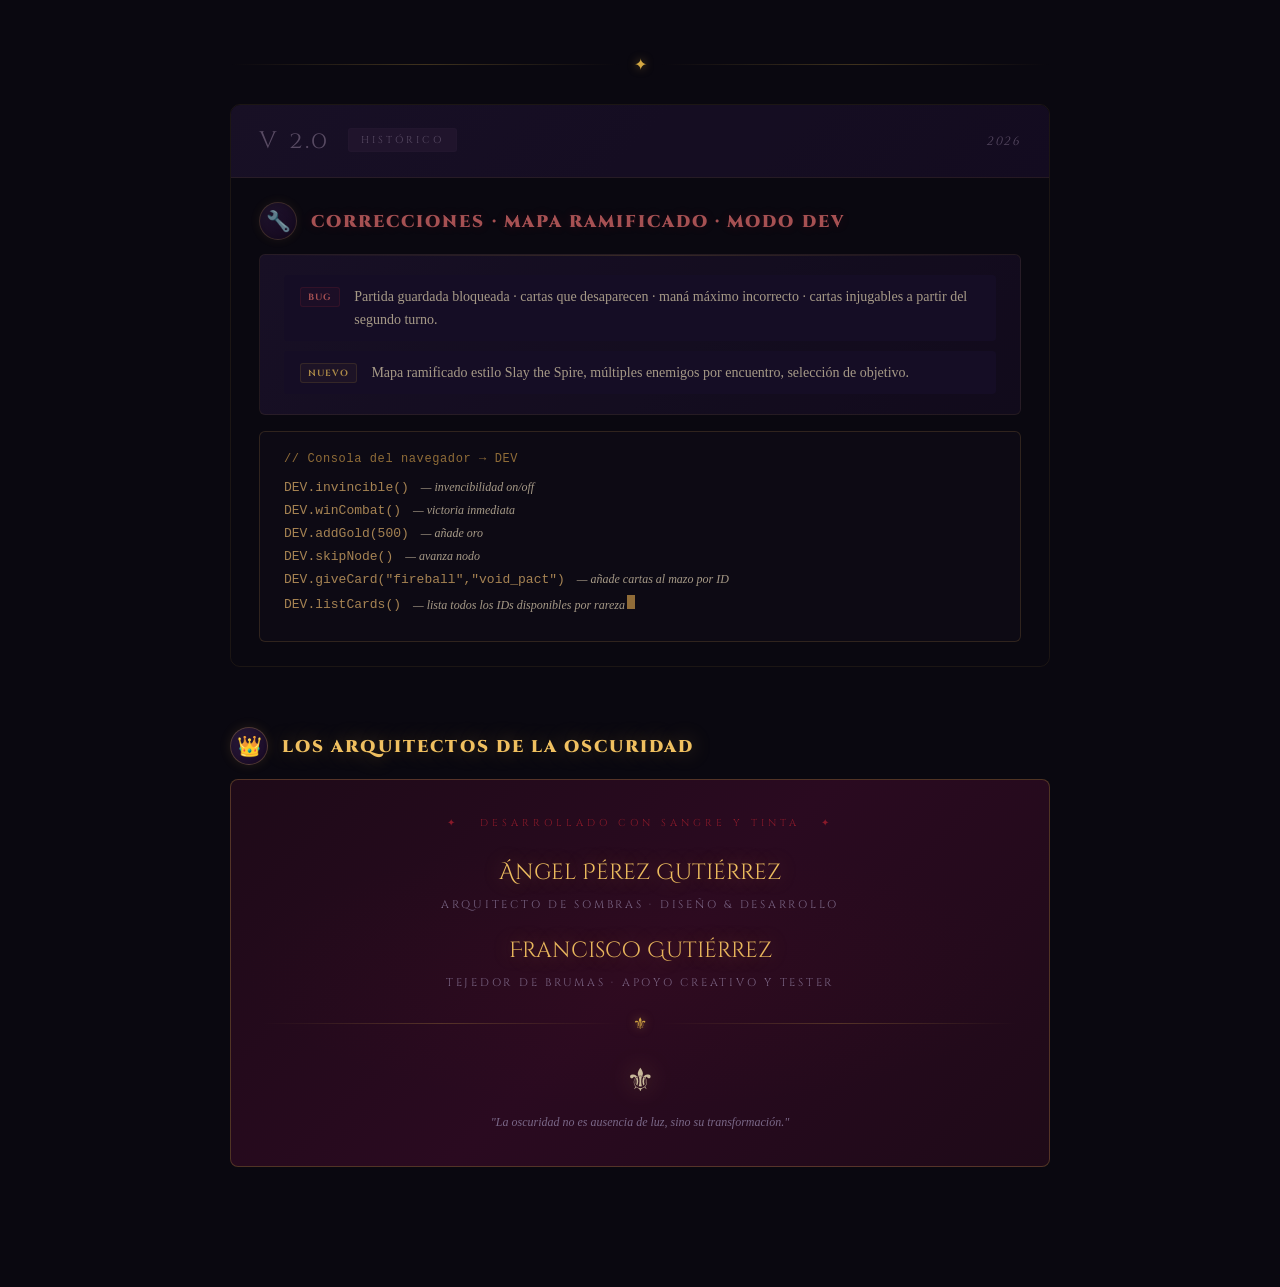
<file: notas_actualizacion.html>
<!DOCTYPE html>
<html lang="es">
<head>
<meta charset="UTF-8">
<meta name="viewport" content="width=device-width, initial-scale=1.0">
<title>Noctis Deck — Notas de Actualización v0.0.12 · Fuego, Veneno y Poderes</title>
<link rel="shortcut icon" href="resources/logo/logo.png" type="image/x-icon">
<link href="https://fonts.googleapis.com/css2?family=Cinzel+Decorative:wght@400;700;900&family=IM+Fell+English:ital@0;1&family=Cinzel:wght@400;600;900&display=swap" rel="stylesheet">
<style>
  :root {
    --ink:        #0a0810;
    --parchment:  #1a1428;
    --gold:       #d4a843;
    --gold2:      #f0c060;
    --crimson:    #8a1a2a;
    --wine:       #6a1020;
    --dim:        #7a6888;
    --text:       #c8b89a;
    --text-bright:#e8d8ba;
    --fog:        #2a1e3a;
    --accent:     #4a2a6a;
    --green:      #4acc70;
    --green2:     #80ee90;
  }
  *{margin:0;padding:0;box-sizing:border-box}
  body {
    background: var(--ink);
    color: var(--text);
    font-family: 'IM Fell English', Georgia, serif;
    min-height: 100vh;
    overflow-x: hidden;
  }
  body::before {
    content:'';position:fixed;inset:0;
    background:
      radial-gradient(ellipse 80% 60% at 20% 10%, #3a1a5a22 0%, transparent 60%),
      radial-gradient(ellipse 60% 80% at 80% 80%, #6a102022 0%, transparent 60%),
      radial-gradient(ellipse 40% 40% at 50% 50%, #1a0a2a44 0%, transparent 70%);
    pointer-events:none;z-index:0;
  }
  #fog-layer {position:fixed;inset:0;pointer-events:none;z-index:1;overflow:hidden}
  .fog-p {
    position:absolute;border-radius:50%;
    background: radial-gradient(circle, #3a1a5a18 0%, transparent 70%);
    animation: fogDrift linear infinite;
    filter: blur(40px);
  }
  @keyframes fogDrift {
    from {transform:translateX(-120%) scaleY(0.6)}
    to   {transform:translateX(110vw) scaleY(1.2)}
  }
  .page {
    position:relative;z-index:2;
    max-width: 900px;
    margin: 0 auto;
    padding: 60px 40px 120px;
  }

  .version-tag {
    display:inline-block;
    font-family:'Cinzel',serif;
    font-size:10px;letter-spacing:.3em;text-transform:uppercase;
    padding:4px 12px;border-radius:3px;
    margin-left:10px;vertical-align:middle;
  }
  .vtag-new  { background:#4acc700f;color:var(--green2);border:1px solid #4acc7033; }
  .vtag-fix  { background:#c030400f;color:#e87070;border:1px solid #c0304033; }
  .vtag-old  { background:#2a1a3a;color:var(--dim);border:1px solid #3a2a4a33; }

  .header { text-align:center; margin-bottom:70px; }
  .header-eye {
    font-size:56px;display:block;margin-bottom:12px;
    animation: eyePulse 4s ease-in-out infinite;
    filter: drop-shadow(0 0 20px #8a1a2a88);
  }
  @keyframes eyePulse {
    0%,100%{transform:scale(1);filter:drop-shadow(0 0 20px #8a1a2a88)}
    50%{transform:scale(1.08);filter:drop-shadow(0 0 40px #c03040bb)}
  }
  .game-title {
    font-family:'Cinzel Decorative',serif;
    font-size: clamp(18px,4vw,38px);font-weight:900;
    letter-spacing:.15em;text-transform:uppercase;
    color: var(--gold2);
    text-shadow: 0 0 30px #d4a84366, 0 2px 0 #6a1020;
    margin-bottom:8px;
  }
  .patch-title {
    font-family:'Cinzel',serif;
    font-size: clamp(11px,2vw,16px);font-weight:600;
    letter-spacing:.4em;text-transform:uppercase;
    color: var(--crimson);text-shadow:0 0 15px #c0304055;
    margin-bottom:20px;
  }
  .patch-version { font-style:italic;font-size:13px;color:var(--dim);letter-spacing:.1em; }

  .divider { display:flex;align-items:center;gap:14px;margin:30px 0; }
  .divider-line { flex:1;height:1px;background:linear-gradient(90deg,transparent,#d4a84344,transparent); }
  .divider-glyph { color:var(--gold);font-size:16px;text-shadow:0 0 10px #d4a84388;flex-shrink:0; }

  .version-block {
    margin-bottom: 60px;
    border: 1px solid #d4a84322;
    border-radius: 10px;
    overflow:hidden;
  }
  .version-header {
    background: linear-gradient(135deg,#1e1430,#180e28);
    padding: 20px 28px;
    display:flex;align-items:center;gap:16px;
    border-bottom:1px solid #d4a84322;
  }
  .version-num {
    font-family:'Cinzel Decorative',serif;
    font-size: clamp(16px,2.5vw,24px);
    letter-spacing:.12em;
  }
  .version-num.latest { color:var(--gold2);text-shadow:0 0 20px #d4a84366; }
  .version-num.old    { color:var(--dim); }
  .version-date { font-size:12px;color:var(--dim);font-style:italic;margin-left:auto;font-family:'Cinzel',serif;letter-spacing:.15em; }
  .version-body { padding:24px 28px;display:flex;flex-direction:column;gap:0; }

  .section { margin-bottom:32px; }
  .section:last-child{ margin-bottom:0; }
  .section-header { display:flex;align-items:center;gap:14px;margin-bottom:14px; }
  .section-icon {
    font-size:20px;width:38px;height:38px;border-radius:50%;
    display:flex;align-items:center;justify-content:center;
    background:linear-gradient(135deg,#2a1a3a,#1a0a28);
    border:1px solid #d4a84344;box-shadow:0 0 12px #d4a84322,inset 0 0 8px #00000044;
    flex-shrink:0;
  }
  .section-title {
    font-family:'Cinzel',serif;font-size:clamp(12px,2vw,17px);font-weight:900;
    letter-spacing:.12em;text-transform:uppercase;
  }
  .s-fix   .section-title { color:#e87070;text-shadow:0 0 12px #c0304044 }
  .s-feat  .section-title { color:var(--gold2);text-shadow:0 0 12px #d4a84344 }
  .s-map   .section-title { color:#70b8e8;text-shadow:0 0 12px #3a8acc44 }
  .s-cards .section-title { color:#a870e8;text-shadow:0 0 12px #7a3acc44 }
  .s-combat .section-title{ color:#e87070;text-shadow:0 0 12px #c0304044 }
  .s-ux    .section-title { color:#70e8a0;text-shadow:0 0 12px #3acc7044 }
  .s-dev   .section-title { color:#e8b870;text-shadow:0 0 12px #c9984a44 }
  .s-inf   .section-title { color:#cc4060;text-shadow:0 0 12px #9a2f4566 }
  .s-stats .section-title { color:#70b8e8;text-shadow:0 0 12px #3a8acc44 }
  .s-cred  .section-title { color:var(--gold2);text-shadow:0 0 20px #d4a84366 }
  .s-heal  .section-title { color:var(--green2);text-shadow:0 0 12px #4acc7044 }
  .s-ui    .section-title { color:#f0c060;text-shadow:0 0 12px #d4a84344 }
  .s-char  .section-title { color:#d4804a;text-shadow:0 0 12px #d4804a44 }
  .s-rarity .section-title{ color:#cc80ff;text-shadow:0 0 12px #9a40cc44 }
  .s-deck  .section-title { color:#70e8a0;text-shadow:0 0 12px #3acc7044 }
  .s-mob   .section-title { color:#70b8e8;text-shadow:0 0 12px #3a8acc44 }
  .s-fire  .section-title { color:#ffb060;text-shadow:0 0 12px #ff904044 }
  .s-power .section-title { color:#cc80ff;text-shadow:0 0 12px #9a60ee44 }
  .s-music .section-title { color:#70e8a0;text-shadow:0 0 12px #3acc7044 }

  .card {
    background:linear-gradient(135deg,#1e1430 0%,#150d22 100%);
    border:1px solid #d4a84322;border-radius:6px;
    padding:20px 24px;position:relative;overflow:hidden;
  }
  .card::before {
    content:'';position:absolute;top:0;left:0;right:0;height:1px;
    background:linear-gradient(90deg,transparent,#d4a84344,transparent);
  }

  .items { display:flex;flex-direction:column;gap:10px; }
  .item {
    display:flex;gap:14px;align-items:flex-start;
    padding:10px 14px;background:#1a1030;border-radius:4px;
    border-left:2px solid transparent;transition:border-color .2s,background .2s;
  }
  .item:hover{ background:#21183a;border-left-color:var(--gold); }
  .item-tag {
    font-size:9px;font-family:'Cinzel',serif;letter-spacing:.12em;font-weight:700;
    text-transform:uppercase;padding:3px 7px;border-radius:3px;flex-shrink:0;
    margin-top:2px;white-space:nowrap;
  }
  .tag-fix    { background:#c030400f;color:#e87070;border:1px solid #c0304033 }
  .tag-new    { background:#d4a8430f;color:var(--gold2);border:1px solid #d4a84333 }
  .tag-change { background:#3a8acc0f;color:#70b8e8;border:1px solid #3a8acc33 }
  .tag-dev    { background:#c9984a0f;color:#e8b870;border:1px solid #c9984a33 }
  .tag-heal   { background:#4acc700f;color:var(--green2);border:1px solid #4acc7033 }
  .tag-inf    { background:#9a2f450f;color:#cc4060;border:1px solid #9a2f4533 }
  .tag-stats  { background:#3a8acc0f;color:#70b8e8;border:1px solid #3a8acc33 }
  .tag-ui     { background:#d4a8430f;color:#f0c060;border:1px solid #d4a84333 }
  .tag-char   { background:#d4804a0f;color:#d4804a;border:1px solid #d4804a33 }
  .tag-rarity { background:#cc80ff0f;color:#cc80ff;border:1px solid #cc80ff33 }
  .tag-deck   { background:#4acc700f;color:var(--green2);border:1px solid #4acc7033 }
  .tag-mob    { background:#3a8acc0f;color:#70b8e8;border:1px solid #3a8acc33 }
  .tag-boss   { background:#c030400f;color:#e87070;border:1px solid #c0304033 }
  .tag-fire   { background:#ff90400f;color:#ffb060;border:1px solid #ff904033 }
  .tag-power  { background:#9a60ee0f;color:#cc80ff;border:1px solid #9a60ee33 }

  .item-text { font-size:14px;line-height:1.65;color:var(--text-bright); }
  .item-text strong { color:var(--gold2);font-weight:normal;font-style:italic }
  .item-text code {
    font-family:'Courier New',monospace;font-size:12px;
    background:#2a1a3a;padding:1px 6px;border-radius:3px;
    color:#e8b870;border:1px solid #c9984a33;
  }
  .sub-items { margin-top:8px;padding-left:14px;display:flex;flex-direction:column;gap:5px;border-left:1px solid #d4a84322; }
  .sub-item { font-size:13px;color:var(--text-bright);line-height:1.55;display:flex;gap:8px;align-items:flex-start; }
  .sub-item::before { content:'◆';color:var(--gold);font-size:8px;margin-top:4px;flex-shrink:0 }

  .rotation-table {
    width:100%;border-collapse:collapse;margin-top:12px;font-size:12px;
    font-family:'Cinzel',serif;
  }
  .rotation-table th {
    padding:7px 12px;text-align:left;letter-spacing:.1em;
    background:#2a1a3a;color:var(--gold);border-bottom:1px solid #d4a84333;
  }
  .rotation-table td {
    padding:8px 12px;border-bottom:1px solid #2a1a3a22;
    color:var(--text-bright);line-height:1.5;
  }
  .rotation-table tr:hover td { background:#21183a44; }

  .dev-block {
    background:#0f0c18;border:1px solid #c9984a44;border-radius:6px;padding:20px 24px;
    font-family:'Courier New',monospace;
  }
  .dev-block .prompt { color:#c9984a;margin-bottom:14px;font-size:12px;letter-spacing:.05em }
  .cmd-row { display:flex;align-items:center;gap:12px;margin:8px 0 }
  .cmd { color:#e8b870;font-size:13px }
  .cmd-desc { color:var(--text-bright);font-size:12px;font-family:'IM Fell English',serif;font-style:italic }
  .cursor { display:inline-block;width:8px;height:14px;background:#c9984a;margin-left:2px;animation:blink 1s step-end infinite; }
  @keyframes blink{50%{opacity:0}}

  .credits-card {
    background:linear-gradient(135deg,#1e0a18 0%,#2a0a20 50%,#1e0a18 100%);
    border:1px solid #d4a84344;border-radius:8px;padding:36px 32px;
    text-align:center;position:relative;overflow:hidden;
  }
  .credits-card::before {
    content:'';position:absolute;inset:0;
    background:radial-gradient(ellipse 70% 50% at 50% 50%,#6a102015 0%,transparent 70%);
    pointer-events:none;
  }
  .credits-subtitle { font-family:'Cinzel',serif;font-size:10px;letter-spacing:.4em;text-transform:uppercase;color:var(--crimson);margin-bottom:28px; }
  .dev-name {
    font-family:'Cinzel Decorative',serif;font-size:clamp(14px,2.5vw,22px);
    color:var(--gold2);text-shadow:0 0 20px #d4a84366;margin:10px 0;
    animation:nameGlow 3s ease-in-out infinite alternate;
  }
  .dev-name:nth-child(3){animation-delay:1.5s}
  @keyframes nameGlow { from{text-shadow:0 0 10px #d4a84344} to{text-shadow:0 0 30px #d4a84399,0 0 60px #c0304044} }
  .dev-role { font-size:11px;letter-spacing:.25em;text-transform:uppercase;color:var(--dim);font-family:'Cinzel',serif;margin-bottom:24px; }
  .credits-seal { display:inline-block;margin-top:20px;font-size:32px;animation:sealSpin 20s linear infinite;filter:drop-shadow(0 0 12px #d4a84366); }
  @keyframes sealSpin{to{transform:rotate(360deg)}}

  .back-bar {
    position:fixed;bottom:0;left:0;right:0;
    background:linear-gradient(0deg,#0a0810 60%,transparent);
    padding:20px 40px;display:flex;justify-content:center;z-index:10;
  }
  .back-btn {
    font-family:'Cinzel',serif;font-size:12px;font-weight:600;
    letter-spacing:.25em;text-transform:uppercase;color:var(--gold2);text-decoration:none;
    padding:10px 28px;border:1px solid #d4a84344;border-radius:4px;
    background:linear-gradient(135deg,#2a1a3a88,#1a0a2888);backdrop-filter:blur(8px);
    transition:all .25s;text-shadow:0 0 10px #d4a84366;box-shadow:0 0 20px #d4a84311;
  }
  .back-btn:hover{background:linear-gradient(135deg,#3a2a4a,#2a1a3a);border-color:#d4a84388;box-shadow:0 0 30px #d4a84333;}

  @media(max-width:600px){
    .page{padding:40px 20px 100px}
    .card,.dev-block{padding:16px}
    .item{flex-direction:column;gap:6px}
    .version-body{padding:16px}
    .version-header{padding:16px}
  }
</style>
</head>
<body>
<div id="fog-layer"></div>
<div class="page">

  <!-- HEADER -->
  <div class="header">
    <span class="header-eye">👁</span>
    <div class="game-title">Noctis Deck</div>
    <div class="patch-title">Pergamino de Cambios</div>
    <div class="patch-version">Registrado en los archivos de la Torre Obscura · Anno Domini MMXXVI</div>
  </div>


  <!-- ══════════════════════════════════
       VERSIÓN 0.0.12 — LA MÁS RECIENTE
       ══════════════════════════════════ -->
  <div class="version-block">
    <div class="version-header">
      <div class="version-num latest">v 0.0.12 <span class="version-tag vtag-new">ÚLTIMA</span></div>
      <div class="version-date">2026</div>
    </div>
    <div class="version-body">

      <!-- MECÁNICA DE QUEMADURA -->
      <div class="section s-fire">
        <div class="section-header">
          <div class="section-icon">🔥</div>
          <div class="section-title">Nueva Mecánica — Quemadura</div>
        </div>
        <div class="card">
          <div class="items">
            <div class="item">
              <span class="item-tag tag-fire">NUEVO</span>
              <div class="item-text">
                La <strong>Quemadura 🔥</strong> es un nuevo estado de daño continuo que funciona de forma distinta al veneno. Al final de cada turno del jugador, el enemigo quemado pierde HP igual a su nivel de quemadura — y ese daño <strong>puede bloquearse</strong> con su escudo. Tras aplicarse, la quemadura se reduce a la mitad (redondeando hacia abajo): <strong>20 → 10 → 5 → 2 → 1 → 0</strong>.
              </div>
            </div>
            <div class="item">
              <span class="item-tag tag-fire">DETALLE</span>
              <div class="item-text">
                Diferencias clave respecto al veneno: el veneno decae en 1 por turno y <strong>no</strong> puede bloquearse. La quemadura decae a la mitad y <strong>sí</strong> puede bloquearse. Ambos estados se muestran con badges de color en los enemigos y tooltips informativos al pasar el ratón.
              </div>
            </div>
          </div>
        </div>
      </div>

      <!-- NUEVAS CARTAS -->
      <div class="section s-cards">
        <div class="section-header">
          <div class="section-icon">🃏</div>
          <div class="section-title">Cinco Cartas Nuevas</div>
        </div>
        <div class="card">
          <div class="items">
            <div class="item">
              <span class="item-tag tag-fire">COMÚN</span>
              <div class="item-text">
                <strong>Bola de Fuego</strong> — 1 maná. Inflige <strong>5 de quemadura</strong> a un enemigo. Sin daño base directo; todo el daño viene de la quemadura acumulada. Es la carta base del mazo de <strong>La Hechicera</strong> (reemplaza a Lanza de Niebla).
              </div>
            </div>
            <div class="item">
              <span class="item-tag tag-new">RARA</span>
              <div class="item-text">
                <strong>Charco de Veneno</strong> — 2 maná. Inflige <strong>8 de veneno a todos los enemigos</strong> en el campo de batalla simultáneamente. El log indica cuántos enemigos han sido afectados.
              </div>
            </div>
            <div class="item">
              <span class="item-tag tag-fire">RARA</span>
              <div class="item-text">
                <strong>Lluvia Solar</strong> — 2 maná. Inflige <strong>12 de quemadura a todos los enemigos</strong> en el campo. Habilidad de área pura, ideal para grupos numerosos.
              </div>
            </div>
            <div class="item">
              <span class="item-tag tag-new">RARA</span>
              <div class="item-text">
                <strong>Invisibilitis</strong> — 2 maná. <strong>Carta especial (Poder)</strong> que se agota al usarse y no regresa al descarte hasta el siguiente combate. Al jugarla, los enemigos <strong>no pueden atacarte en tu siguiente turno completo</strong>. El efecto se activa al terminar el turno actual y dura exactamente un turno del jugador.
              </div>
            </div>
            <div class="item">
              <span class="item-tag tag-power">ESPECIAL</span>
              <div class="item-text">
                <strong>Pacto del Vacío</strong> — 2 maná. <strong>Carta especial (Poder)</strong>. Al jugarla <strong>termina tu turno automáticamente</strong>. A partir del siguiente turno y hasta que se agote el contador, las <strong>primeras 2 cartas que juegues en cada turno son gratuitas</strong> (coste 0 de maná). El efecto persiste durante todo el combate. Se agota al usarse.
              </div>
            </div>
          </div>
        </div>
      </div>

      <!-- LA HECHICERA -->
      <div class="section s-char">
        <div class="section-header">
          <div class="section-icon">🧙</div>
          <div class="section-title">La Hechicera — Mazo Actualizado</div>
        </div>
        <div class="card">
          <div class="items">
            <div class="item">
              <span class="item-tag tag-change">CAMBIO</span>
              <div class="item-text">
                La Hechicera comienza ahora con <strong>5× Bola de Fuego</strong> en lugar de 5× Lanza de Niebla. Su identidad de personaje se centra en la quemadura y el control de área desde el primer encuentro.
              </div>
            </div>
            <div class="item">
              <span class="item-tag tag-change">CAMBIO</span>
              <div class="item-text">
                Pasiva revertida: <strong>Miasma</strong> vuelve a su descripción original — el veneno que aplicas hace +1 daño extra por turno. Se ha eliminado el bono de +2 quemadura que se había añadido temporalmente.
              </div>
            </div>
          </div>
        </div>
      </div>

      <!-- CARTAS ESPECIALES / PODERES -->
      <div class="section s-power">
        <div class="section-header">
          <div class="section-icon">✦</div>
          <div class="section-title">Sistema de Cartas Especiales (Poderes)</div>
        </div>
        <div class="card">
          <div class="items">
            <div class="item">
              <span class="item-tag tag-power">SISTEMA</span>
              <div class="item-text">
                Las cartas de tipo <strong>Poder</strong> (Invisibilitis, Pacto del Vacío, Pacto de Medianoche, Ojo del Relojero) tienen un comportamiento único: al jugarse <strong>se agotan y van a la Zona de Agotadas</strong>, no al descarte. Al inicio del siguiente combate regresan automáticamente al mazo. Aparecen con aspecto grisado en la mano si ya fueron usadas en el combate actual.
              </div>
            </div>
            <div class="item">
              <span class="item-tag tag-power">HUD</span>
              <div class="item-text">
                Los poderes activos se muestran en un <strong>HUD de píldoras</strong> en la esquina superior derecha del combate, con icono, nombre y descripción del efecto en curso.
              </div>
            </div>
          </div>
        </div>
      </div>

      <!-- MÚSICA CONTINUA -->
      <div class="section s-music">
        <div class="section-header">
          <div class="section-icon">🎵</div>
          <div class="section-title">Música Continua — Index ↔ Bestiario</div>
        </div>
        <div class="card">
          <div class="items">
            <div class="item">
              <span class="item-tag tag-fix">MEJORA</span>
              <div class="item-text">
                La música de fondo ahora <strong>continúa sin interrupción</strong> al navegar entre el juego y el Bestiario. Al entrar al Bestiario la canción retoma exactamente desde el segundo donde se quedó, y al volver al juego hace lo mismo. Ya no hay reinicio ni silencio al cambiar de pantalla.
              </div>
            </div>
            <div class="item">
              <span class="item-tag tag-fix">MEJORA</span>
              <div class="item-text">
                El Bestiario arranca la música <strong>automáticamente al cargarse</strong> (aprovechando el gesto del usuario que ya existe al venir del index). Si se accede al Bestiario directamente sin pasar por el juego, la música arranca en el primer clic.
              </div>
            </div>
          </div>
        </div>
      </div>

      <!-- GRIMORIO ACTUALIZADO -->
      <div class="section s-deck">
        <div class="section-header">
          <div class="section-icon">📖</div>
          <div class="section-title">Grimorio — Sección Especial y Nuevas Cartas</div>
        </div>
        <div class="card">
          <div class="items">
            <div class="item">
              <span class="item-tag tag-new">NUEVO</span>
              <div class="item-text">
                El Grimorio de Cartas del Bestiario incluye ahora una nueva sección <strong>✦ ESPECIAL</strong> con todas las cartas de poder. Cada carta muestra sus estadísticas de quemadura 🔥, coste en HP, bonus de maná y el texto descriptivo completo.
              </div>
            </div>
            <div class="item">
              <span class="item-tag tag-new">NUEVO</span>
              <div class="item-text">
                Rutas de imagen añadidas para las 10 cartas nuevas. Cada carta soporta <strong>imagen IA</strong> (<code>resources/cartas/[id].jpg</code>) e <strong>imagen alternativa</strong> (<code>resources/alt/cartas/[id].png</code>), respetando el ajuste del jugador en Configuración.
                <div class="sub-items">
                  <div class="sub-item">fireball · poison_pool · solar_rain · invisibilitis · void_pact</div>
                  <div class="sub-item">midnight_pact · clockwork_eye · blood_tribute · storm_veil</div>
                </div>
              </div>
            </div>
          </div>
        </div>
      </div>

    </div><!-- /version-body v0.0.12 -->
  </div><!-- /version-block v0.0.12 -->

  <div class="divider"><div class="divider-line"></div><div class="divider-glyph">✦</div><div class="divider-line"></div></div>

  <!-- ══════════════════════════════════
       VERSIÓN 0.0.11
       ══════════════════════════════════ -->
  <div class="version-block">
    <div class="version-header">
      <div class="version-num old">v 0.0.11 <span class="version-tag vtag-old">ANTERIOR</span></div>
      <div class="version-date">2026</div>
    </div>
    <div class="version-body">
      <div class="section s-combat">
        <div class="section-header"><div class="section-icon">😡</div><div class="section-title">Comportamiento de Goblins — Intenciones con Animación</div></div>
        <div class="card"><div class="items">
          <div class="item"><span class="item-tag tag-new">NUEVO</span><div class="item-text"><strong>Goblins normales</strong> — 25% de probabilidad de enfurecerse. Popup 😡 en el turno de aviso, no atacan el turno siguiente, y atacan con <strong>+50% de daño</strong> el turno posterior con popup ⚡.</div></div>
          <div class="item"><span class="item-tag tag-new">NUEVO</span><div class="item-text"><strong>Goblins élite</strong> — tres comportamientos: 55% ataque normal · 25% escudo (+7 el turno siguiente) · 20% enfurecimiento (+25% daño + aliados también +25%).</div></div>
          <div class="item"><span class="item-tag tag-new">NUEVO</span><div class="item-text">Popups flotantes animados sobre el sprite con fade-out automático en 2.6 segundos. Iconos de intención actualizados en tiempo real.</div></div>
        </div></div>
      </div>
      <div class="section s-fix">
        <div class="section-header"><div class="section-icon">🛡</div><div class="section-title">Escudo de Enemigos — Dura un Solo Turno</div></div>
        <div class="card"><div class="items">
          <div class="item"><span class="item-tag tag-change">CAMBIO</span><div class="item-text">El bloqueo de todos los enemigos se resetea a 0 al inicio de cada turno del jugador. Ya no se acumula entre turnos.</div></div>
        </div></div>
      </div>
      <div class="section s-map">
        <div class="section-header"><div class="section-icon">🗺</div><div class="section-title">Mapa — 4 Ramas con Fusiones</div></div>
        <div class="card"><div class="items">
          <div class="item"><span class="item-tag tag-change">CAMBIO</span><div class="item-text">El mapa de cada acto genera <strong>4 ramas paralelas</strong> con nodos de fusión entre pares [0,1] y [2,3], conectadas por líneas curvas con colores diferenciados.</div></div>
        </div></div>
      </div>
    </div>
  </div>

  <div class="divider"><div class="divider-line"></div><div class="divider-glyph">✦</div><div class="divider-line"></div></div>

  <!-- v0.0.10 -->
  <div class="version-block">
    <div class="version-header">
      <div class="version-num old">v 0.0.10 <span class="version-tag vtag-old">ANTERIOR</span></div>
      <div class="version-date">2026</div>
    </div>
    <div class="version-body">
      <div class="section s-combat"><div class="section-header"><div class="section-icon">👁</div><div class="section-title">Intenciones de Enemigos — Al Estilo Slay the Spire</div></div><div class="card"><div class="items">
        <div class="item"><span class="item-tag tag-new">NUEVO</span><div class="item-text">Iconos circulares de intención por enemigo con tooltip al hover/touch. Valores dinámicos reales.</div></div>
        <div class="item"><span class="item-tag tag-fix">FIX</span><div class="item-text">Barón Hemlock siempre invoca en el turno 1.</div></div>
      </div></div></div>
      <div class="section s-deck"><div class="section-header"><div class="section-icon">🃏</div><div class="section-title">Ver Mazo — Disponible en Todo Momento</div></div><div class="card"><div class="items">
        <div class="item"><span class="item-tag tag-new">NUEVO</span><div class="item-text">Botón flotante 🃏 en Recompensa, Tienda, Cofre, Mapa, Descanso y Combate.</div></div>
      </div></div></div>
      <div class="section s-mob"><div class="section-header"><div class="section-icon">📱</div><div class="section-title">Móvil — Correcciones de Interfaz</div></div><div class="card"><div class="items">
        <div class="item"><span class="item-tag tag-fix">FIX</span><div class="item-text">Barra de maná, popups del jugador y botón de registro visibles en combate móvil.</div></div>
      </div></div></div>
    </div>
  </div>

  <div class="divider"><div class="divider-line"></div><div class="divider-glyph">✦</div><div class="divider-line"></div></div>

  <!-- v0.0.9 -->
  <div class="version-block" style="opacity:.95">
    <div class="version-header">
      <div class="version-num old">v 0.0.9 <span class="version-tag vtag-old">ANTERIOR</span></div>
      <div class="version-date">2026</div>
    </div>
    <div class="version-body">
      <div class="section s-combat"><div class="section-header"><div class="section-icon">🧛</div><div class="section-title">Acto II — Cinco Nuevos Enemigos</div></div><div class="card"><div class="items">
        <div class="item"><span class="item-tag tag-new">NUEVO</span><div class="item-text"><strong>Vampiro Sanguinario</strong> · <strong>Condesa sin Rostro</strong> · <strong>Guardián del Candil</strong> · <strong>Murciélago de Hemlock</strong> · <strong>Barón Hemlock</strong> (jefe).</div></div>
        <div class="item"><span class="item-tag tag-new">NUEVO</span><div class="item-text">Mecánica de ocultación — overlay 👤, grupos siempre de 3 miembros, todas las combinaciones posibles.</div></div>
      </div></div></div>
    </div>
  </div>

  <div class="divider"><div class="divider-line"></div><div class="divider-glyph">✦</div><div class="divider-line"></div></div>

  <!-- v0.0.8 -->
  <div class="version-block" style="opacity:.9">
    <div class="version-header">
      <div class="version-num old">v 0.0.8 <span class="version-tag vtag-old">ANTERIOR</span></div>
      <div class="version-date">2026</div>
    </div>
    <div class="version-body">
      <div class="section s-ux"><div class="section-header"><div class="section-icon">🔊</div><div class="section-title">Sistema de Sonido Completo</div></div><div class="card"><div class="items">
        <div class="item"><span class="item-tag tag-new">NUEVO</span><div class="item-text">8 efectos de sonido independientes con rutas configurables. Slider de volumen SFX independiente del de música.</div></div>
      </div></div></div>
      <div class="section s-rarity"><div class="section-header"><div class="section-icon">🎴</div><div class="section-title">Doble Confirmación para Cartas</div></div><div class="card"><div class="items">
        <div class="item"><span class="item-tag tag-new">NUEVO</span><div class="item-text">Primer clic selecciona (borde dorado), segundo clic ejecuta. Activable en Ajustes.</div></div>
      </div></div></div>
    </div>
  </div>

  <div class="divider"><div class="divider-line"></div><div class="divider-glyph">✦</div><div class="divider-line"></div></div>

  <!-- v0.0.7 -->
  <div class="version-block" style="opacity:.85">
    <div class="version-header">
      <div class="version-num old">v 0.0.7 <span class="version-tag vtag-old">ANTERIOR</span></div>
      <div class="version-date">2026</div>
    </div>
    <div class="version-body">
      <div class="section s-ux"><div class="section-header"><div class="section-icon">🎵</div><div class="section-title">Música · Escalado por Acto · Modo Infinito</div></div><div class="card"><div class="items">
        <div class="item"><span class="item-tag tag-new">NUEVO</span><div class="item-text">Música en bucle con slider de volumen. Escalado ×1.5 por acto. Modo Infinito con jefe cada 10 encuentros.</div></div>
      </div></div></div>
    </div>
  </div>

  <div class="divider"><div class="divider-line"></div><div class="divider-glyph">✦</div><div class="divider-line"></div></div>

  <!-- v0.0.6 -->
  <div class="version-block" style="opacity:.8">
    <div class="version-header">
      <div class="version-num old">v 0.0.6 <span class="version-tag vtag-old">ANTERIOR</span></div>
      <div class="version-date">2026</div>
    </div>
    <div class="version-body">
      <div class="section s-ux"><div class="section-header"><div class="section-icon">⚙</div><div class="section-title">Ajustes · Recompensas Ponderadas</div></div><div class="card"><div class="items">
        <div class="item"><span class="item-tag tag-new">NUEVO</span><div class="item-text">Toggle imágenes IA, opciones de borrado de datos. Sistema de recompensas con tirada ponderada real.</div></div>
      </div></div></div>
    </div>
  </div>

  <div class="divider"><div class="divider-line"></div><div class="divider-glyph">✦</div><div class="divider-line"></div></div>

  <!-- v0.0.5 -->
  <div class="version-block" style="opacity:.75">
    <div class="version-header">
      <div class="version-num old">v 0.0.5 <span class="version-tag vtag-old">ANTERIOR</span></div>
      <div class="version-date">2026</div>
    </div>
    <div class="version-body">
      <div class="section s-char"><div class="section-header"><div class="section-icon">🧑‍🤝‍🧑</div><div class="section-title">El Pistolero · Reliquias</div></div><div class="card"><div class="items">
        <div class="item"><span class="item-tag tag-new">NUEVO</span><div class="item-text">Cuarto personaje El Pistolero con pasiva Cargador. Sistema de Reliquias con 7 reliquias y pantalla de Desbloqueos.</div></div>
      </div></div></div>
    </div>
  </div>

  <div class="divider"><div class="divider-line"></div><div class="divider-glyph">✦</div><div class="divider-line"></div></div>

  <!-- v2.0 histórico -->
  <div class="version-block" style="opacity:.7">
    <div class="version-header">
      <div class="version-num old">v 2.0 <span class="version-tag vtag-old">HISTÓRICO</span></div>
      <div class="version-date">2026</div>
    </div>
    <div class="version-body">
      <div class="section s-fix"><div class="section-header"><div class="section-icon">🔧</div><div class="section-title">Correcciones · Mapa Ramificado · Modo Dev</div></div>
        <div class="card"><div class="items">
          <div class="item"><span class="item-tag tag-fix">BUG</span><div class="item-text">Partida guardada bloqueada · cartas que desaparecen · maná máximo incorrecto · cartas injugables a partir del segundo turno.</div></div>
          <div class="item"><span class="item-tag tag-new">NUEVO</span><div class="item-text">Mapa ramificado estilo Slay the Spire, múltiples enemigos por encuentro, selección de objetivo.</div></div>
        </div></div>
        <div class="dev-block" style="margin-top:16px">
          <div class="prompt">// Consola del navegador → DEV</div>
          <div class="cmd-row"><span class="cmd">DEV.invincible()</span><span class="cmd-desc">— invencibilidad on/off</span></div>
          <div class="cmd-row"><span class="cmd">DEV.winCombat()</span><span class="cmd-desc">— victoria inmediata</span></div>
          <div class="cmd-row"><span class="cmd">DEV.addGold(500)</span><span class="cmd-desc">— añade oro</span></div>
          <div class="cmd-row"><span class="cmd">DEV.skipNode()</span><span class="cmd-desc">— avanza nodo</span></div>
          <div class="cmd-row"><span class="cmd">DEV.giveCard("fireball","void_pact")</span><span class="cmd-desc">— añade cartas al mazo por ID</span></div>
          <div class="cmd-row"><span class="cmd">DEV.listCards()</span><span class="cmd-desc">— lista todos los IDs disponibles por rareza<span class="cursor"></span></span></div>
        </div>
      </div>
    </div>
  </div>

  <!-- CRÉDITOS -->
  <div class="section s-cred" style="margin-top:60px">
    <div class="section-header">
      <div class="section-icon">👑</div>
      <div class="section-title">Los Arquitectos de la Oscuridad</div>
    </div>
    <div class="credits-card">
      <div class="credits-subtitle">✦ &nbsp; Desarrollado con sangre y tinta &nbsp; ✦</div>
      <div class="dev-name">Ángel Pérez Gutiérrez</div>
      <div class="dev-role">Arquitecto de Sombras · Diseño & Desarrollo</div>
      <div class="dev-name">Francisco Gutiérrez</div>
      <div class="dev-role">Tejedor de Brumas · Apoyo Creativo y Tester</div>
      <div class="divider" style="margin:24px 0 8px">
        <div class="divider-line"></div>
        <div class="divider-glyph">⚜</div>
        <div class="divider-line"></div>
      </div>
      <div class="credits-seal">⚜</div>
      <div style="margin-top:16px;font-size:12px;color:var(--dim);font-style:italic">
        "La oscuridad no es ausencia de luz, sino su transformación."
      </div>
    </div>
  </div>

</div><!-- /page -->

<div class="back-bar">
  <a href="index.html" class="back-btn">← Volver al Juego</a>
</div>

<script>
(()=>{
  const l=document.getElementById('fog-layer');
  for(let i=0;i<6;i++){
    const p=document.createElement('div');p.className='fog-p';
    const s=200+Math.random()*400;
    p.style.cssText=`width:${s}px;height:${s}px;top:${Math.random()*100}%;left:-${s}px;animation-duration:${28+Math.random()*30}s;animation-delay:${Math.random()*20}s`;
    l.appendChild(p);
  }
})();
document.addEventListener('contextmenu', e => e.preventDefault());
document.addEventListener('keydown', e => {
  if(e.key === 'F12') e.preventDefault();
  if(e.ctrlKey && e.shiftKey && ['I','J','C'].includes(e.key)) e.preventDefault();
  if(e.ctrlKey && e.key === 'U') e.preventDefault();
});
</script>
</body>
</html>
</file>
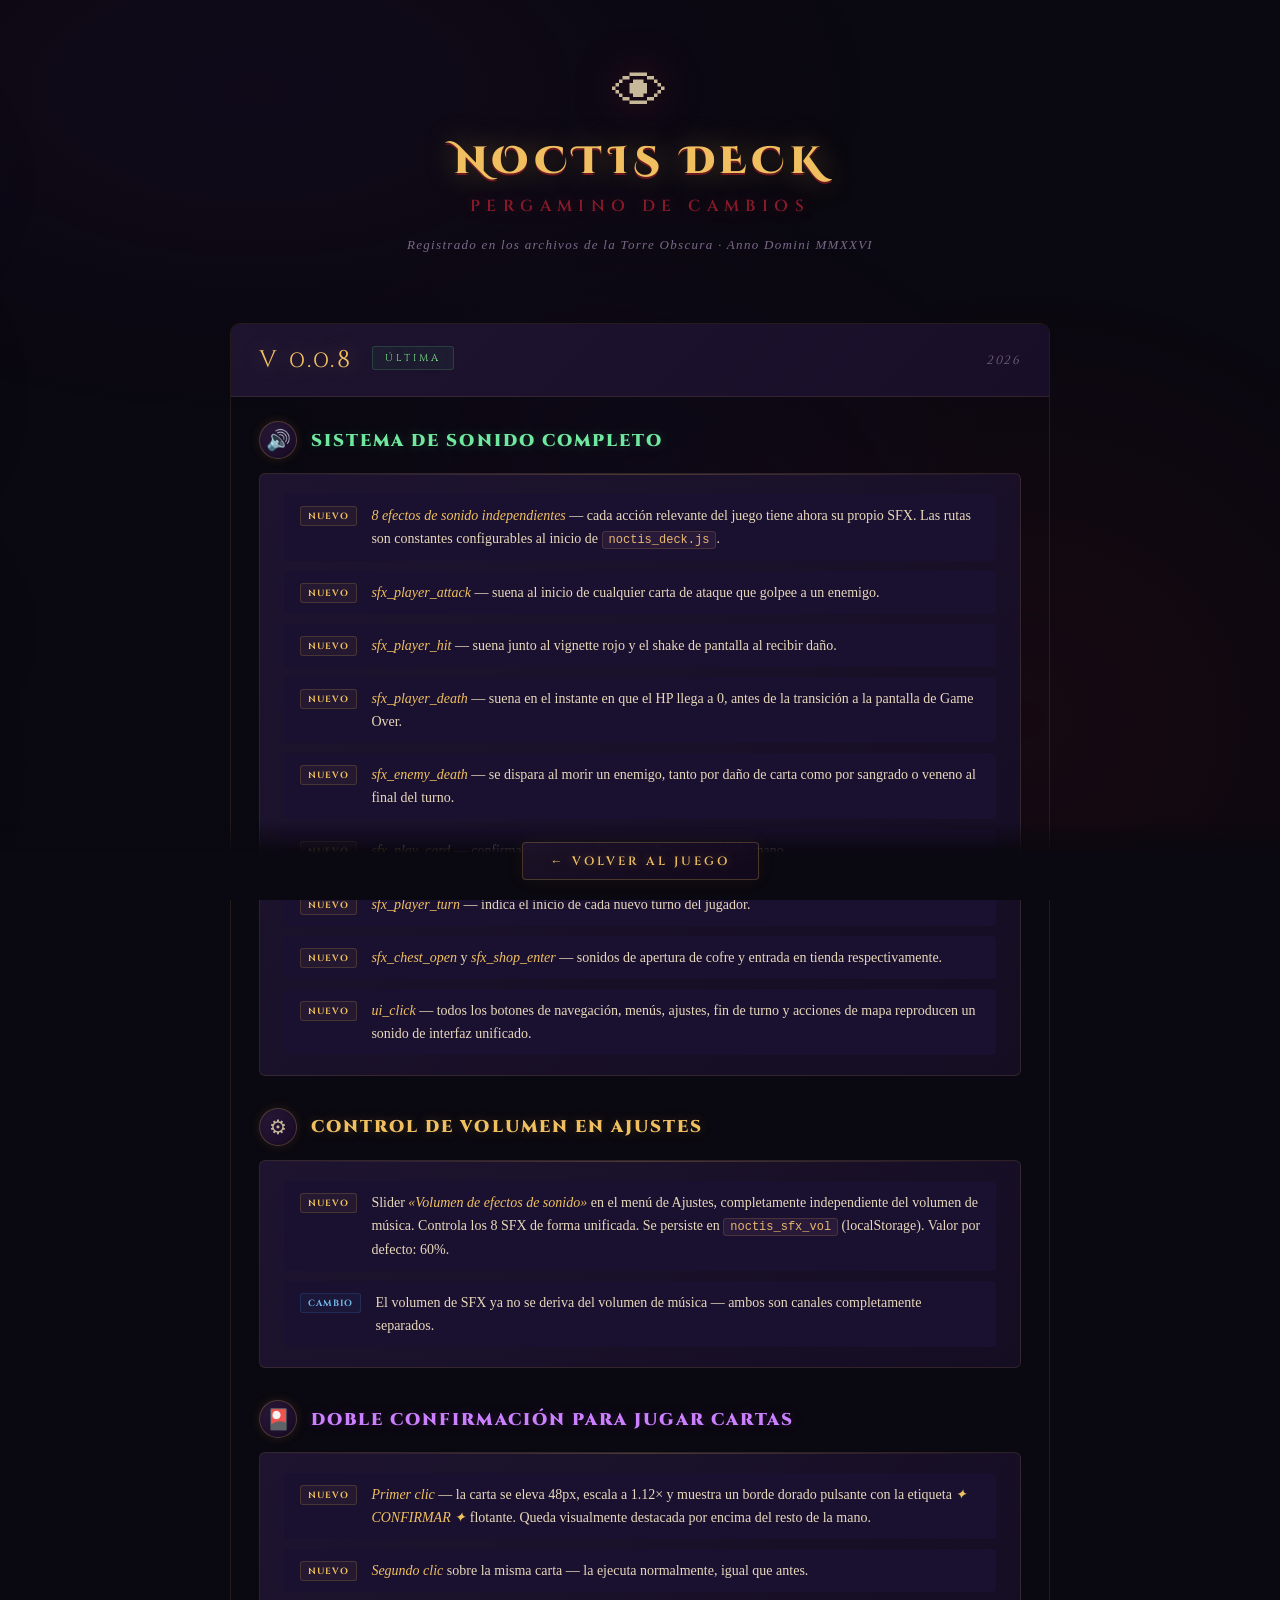
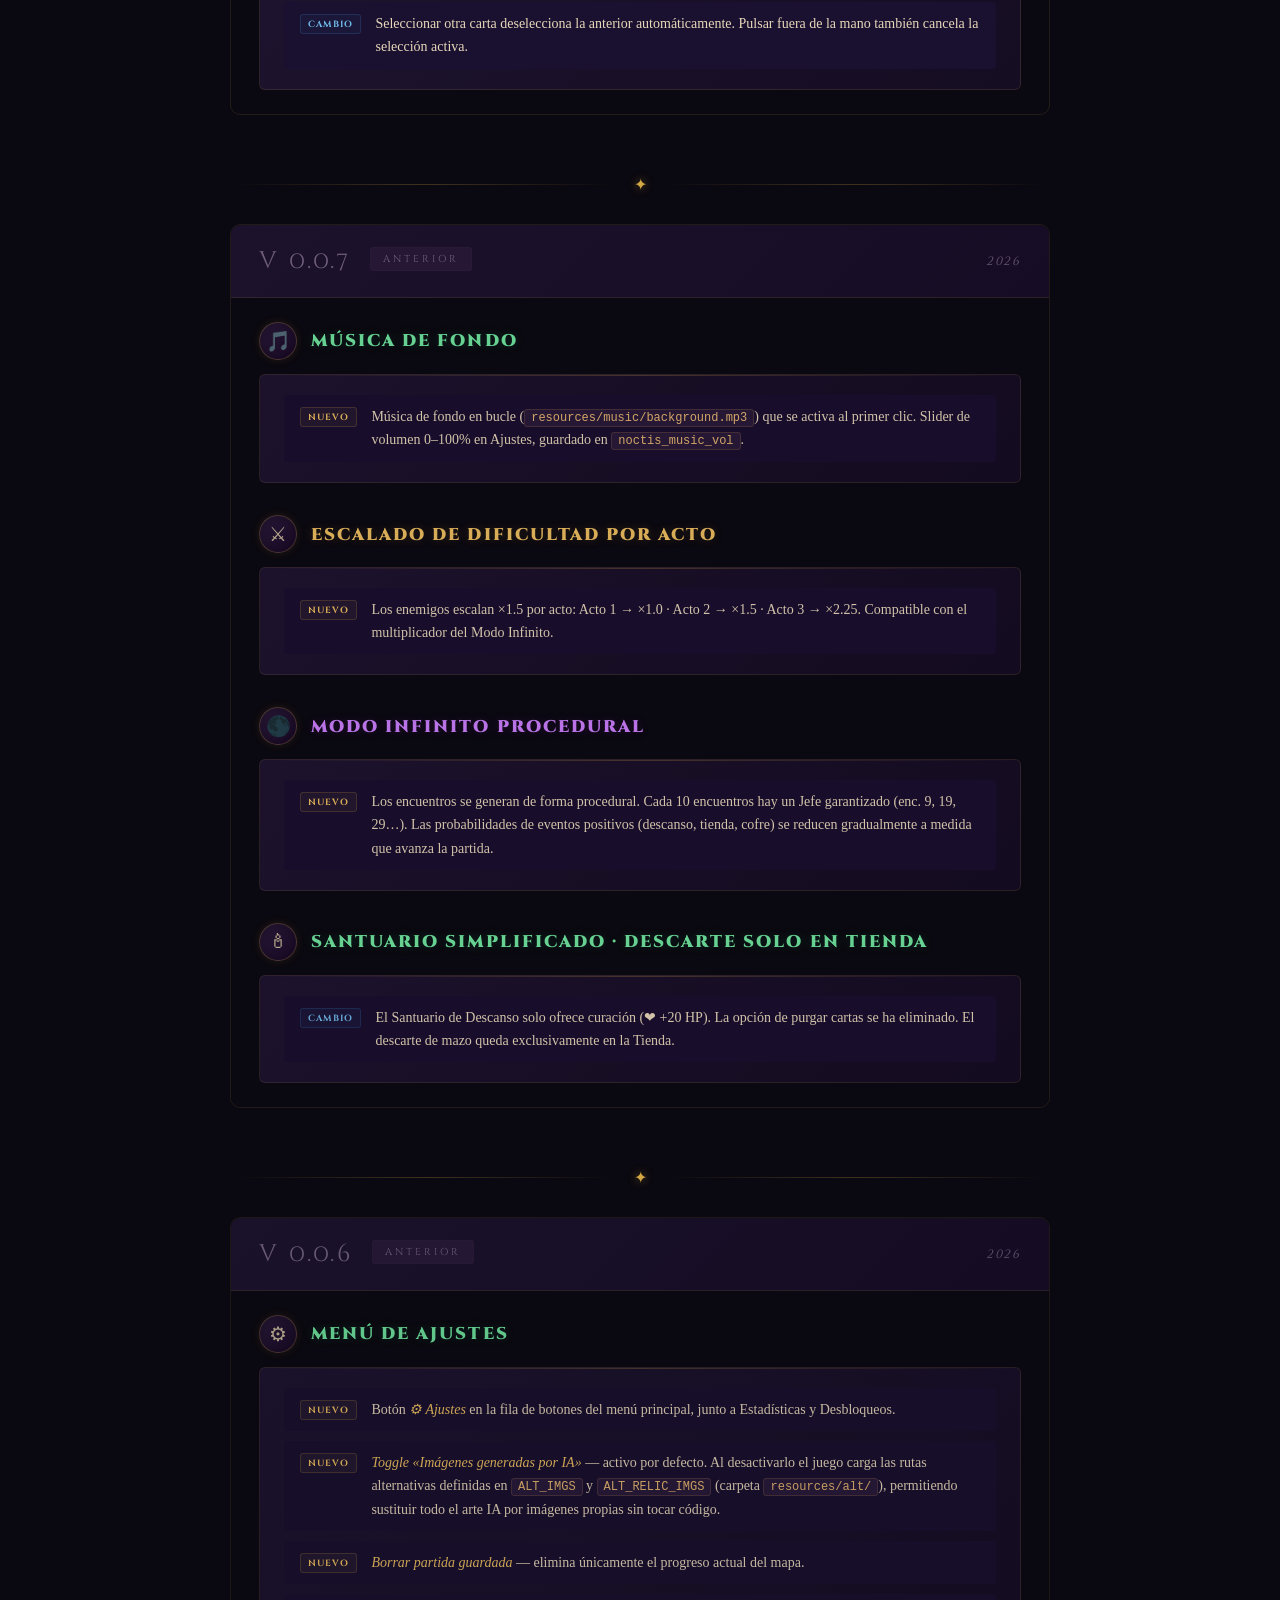
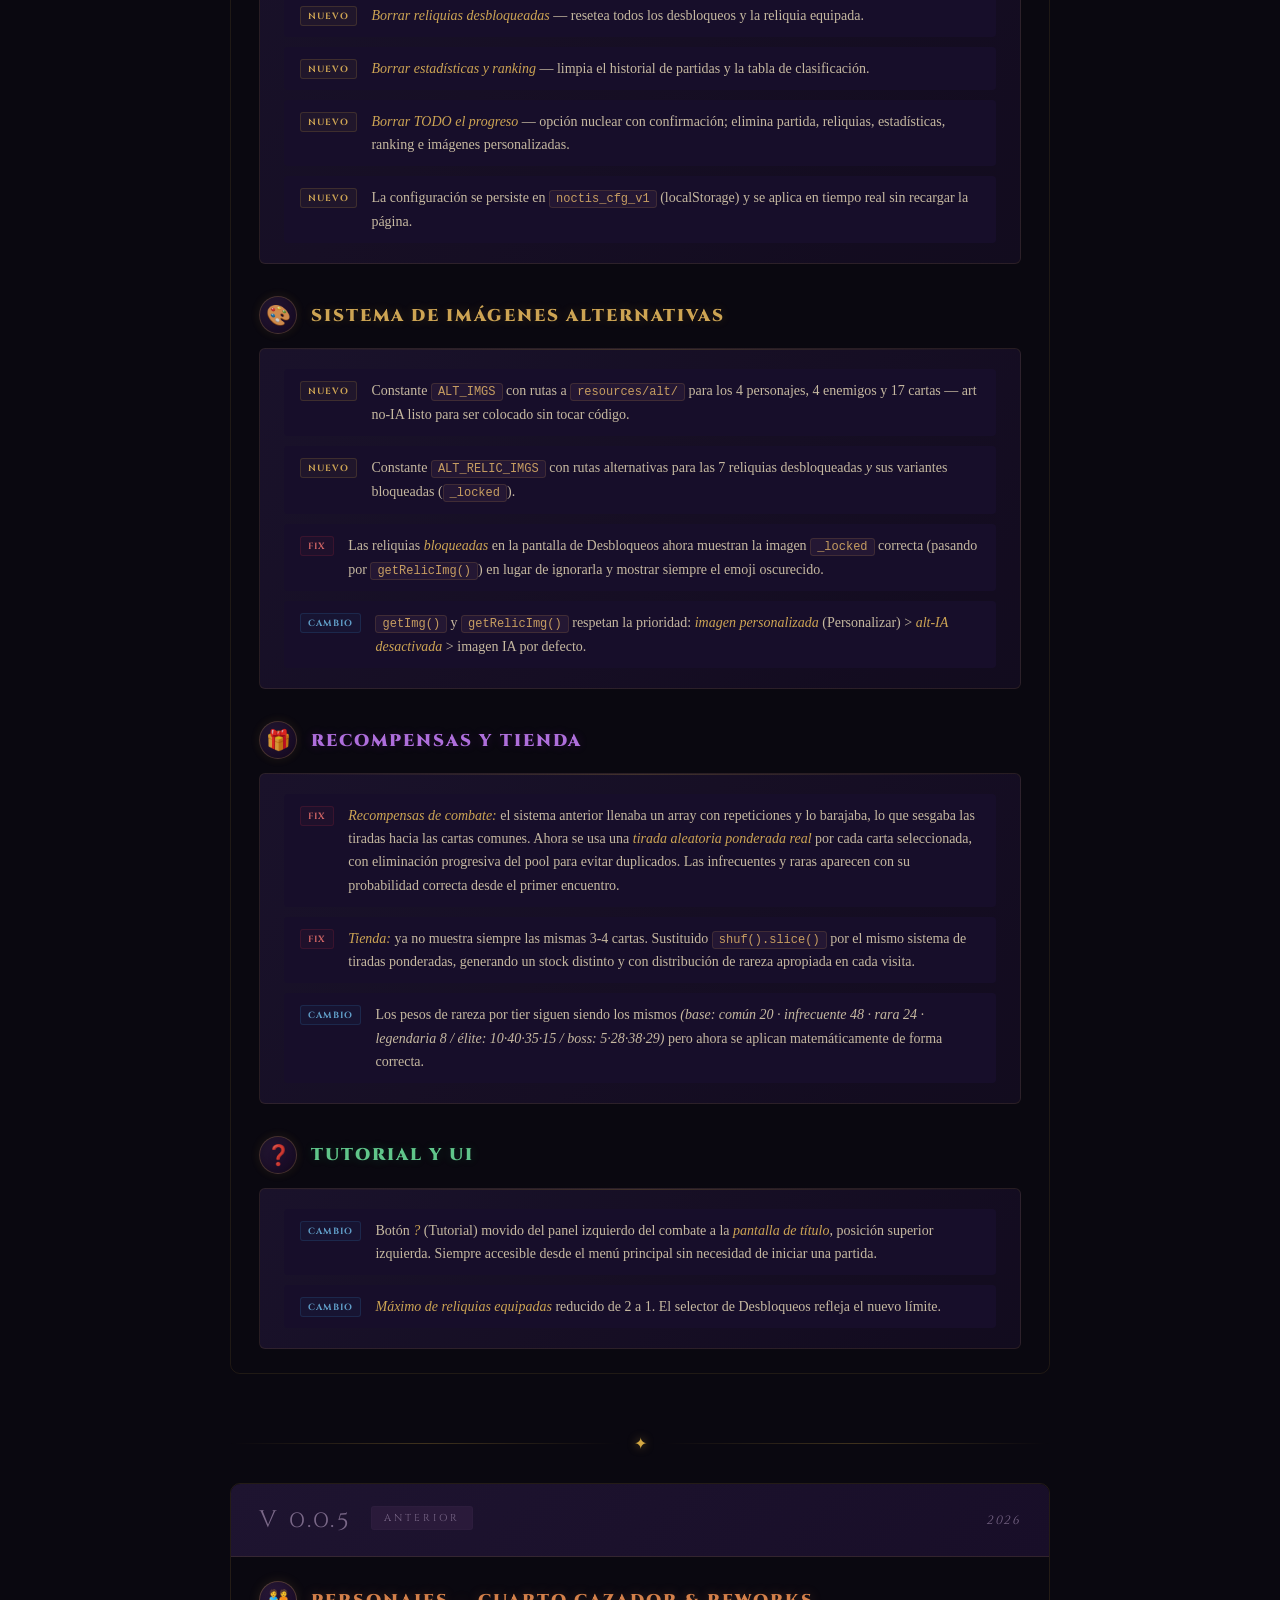
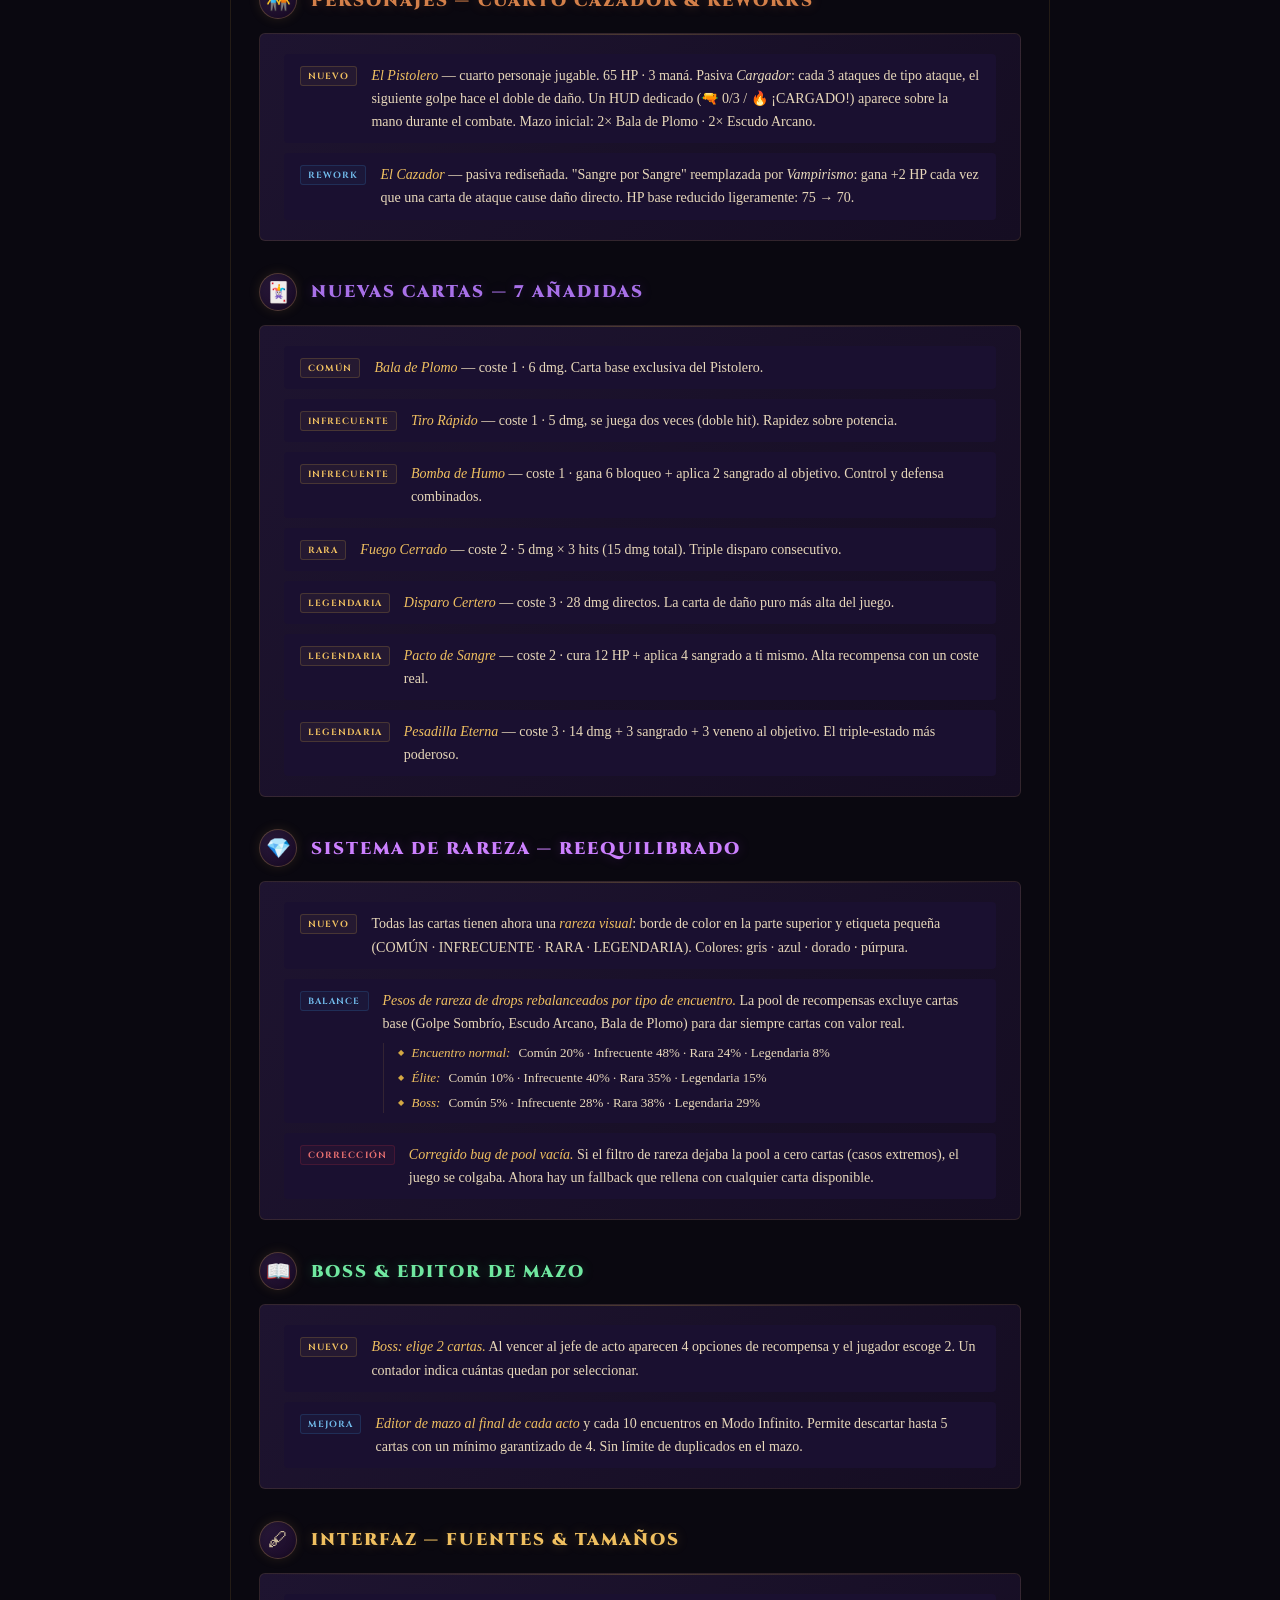
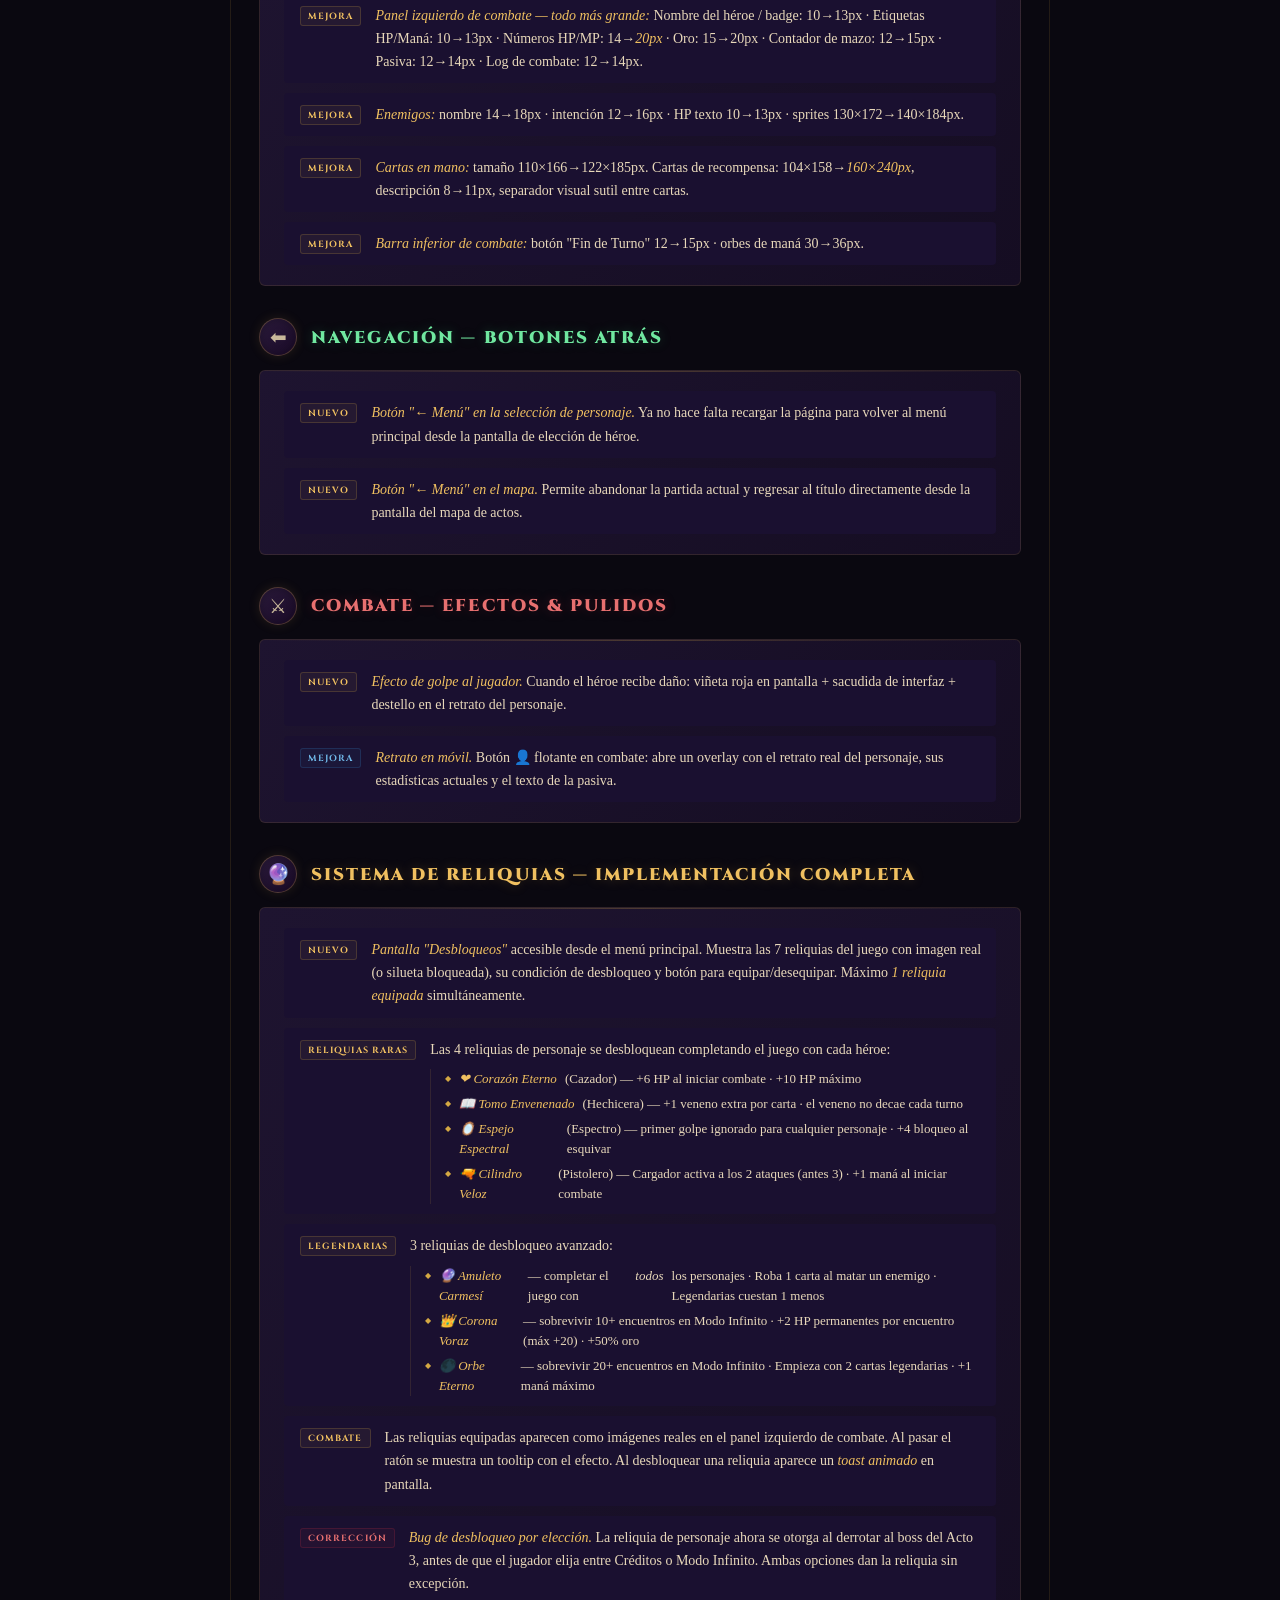
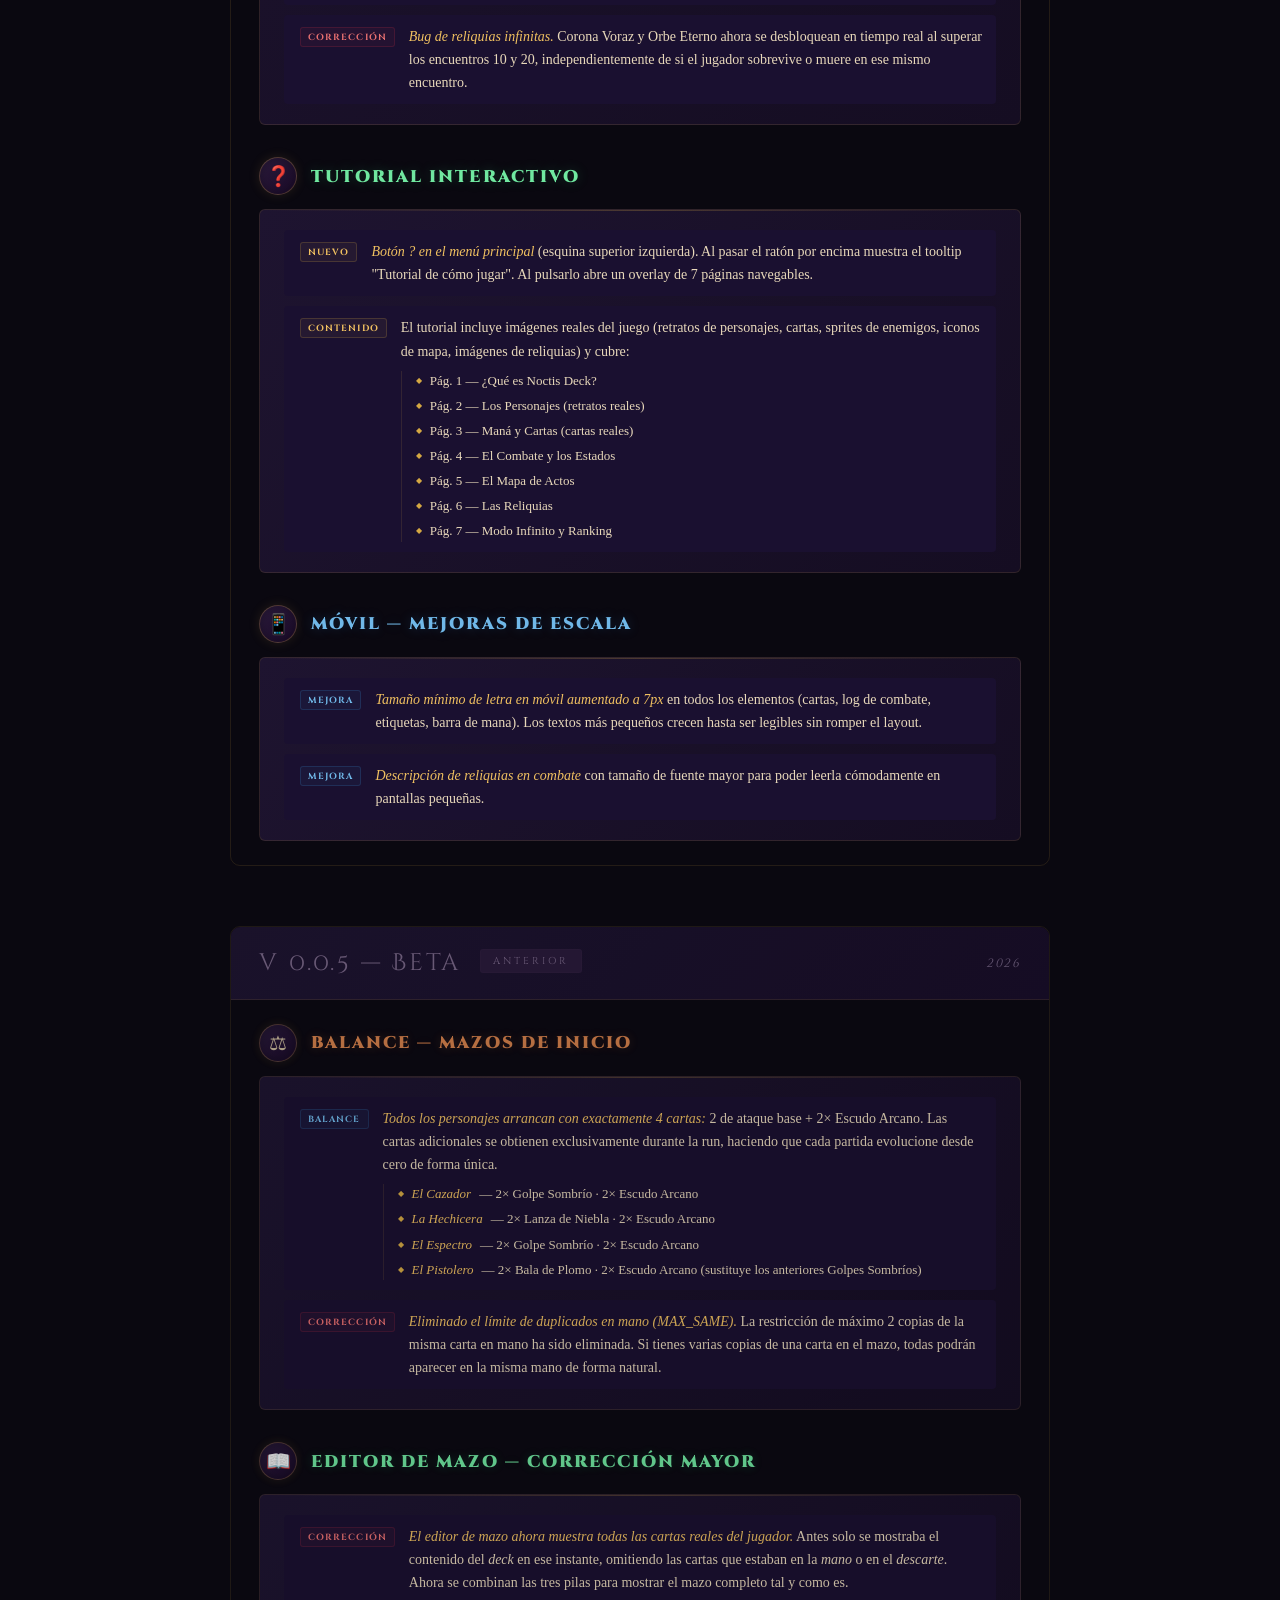
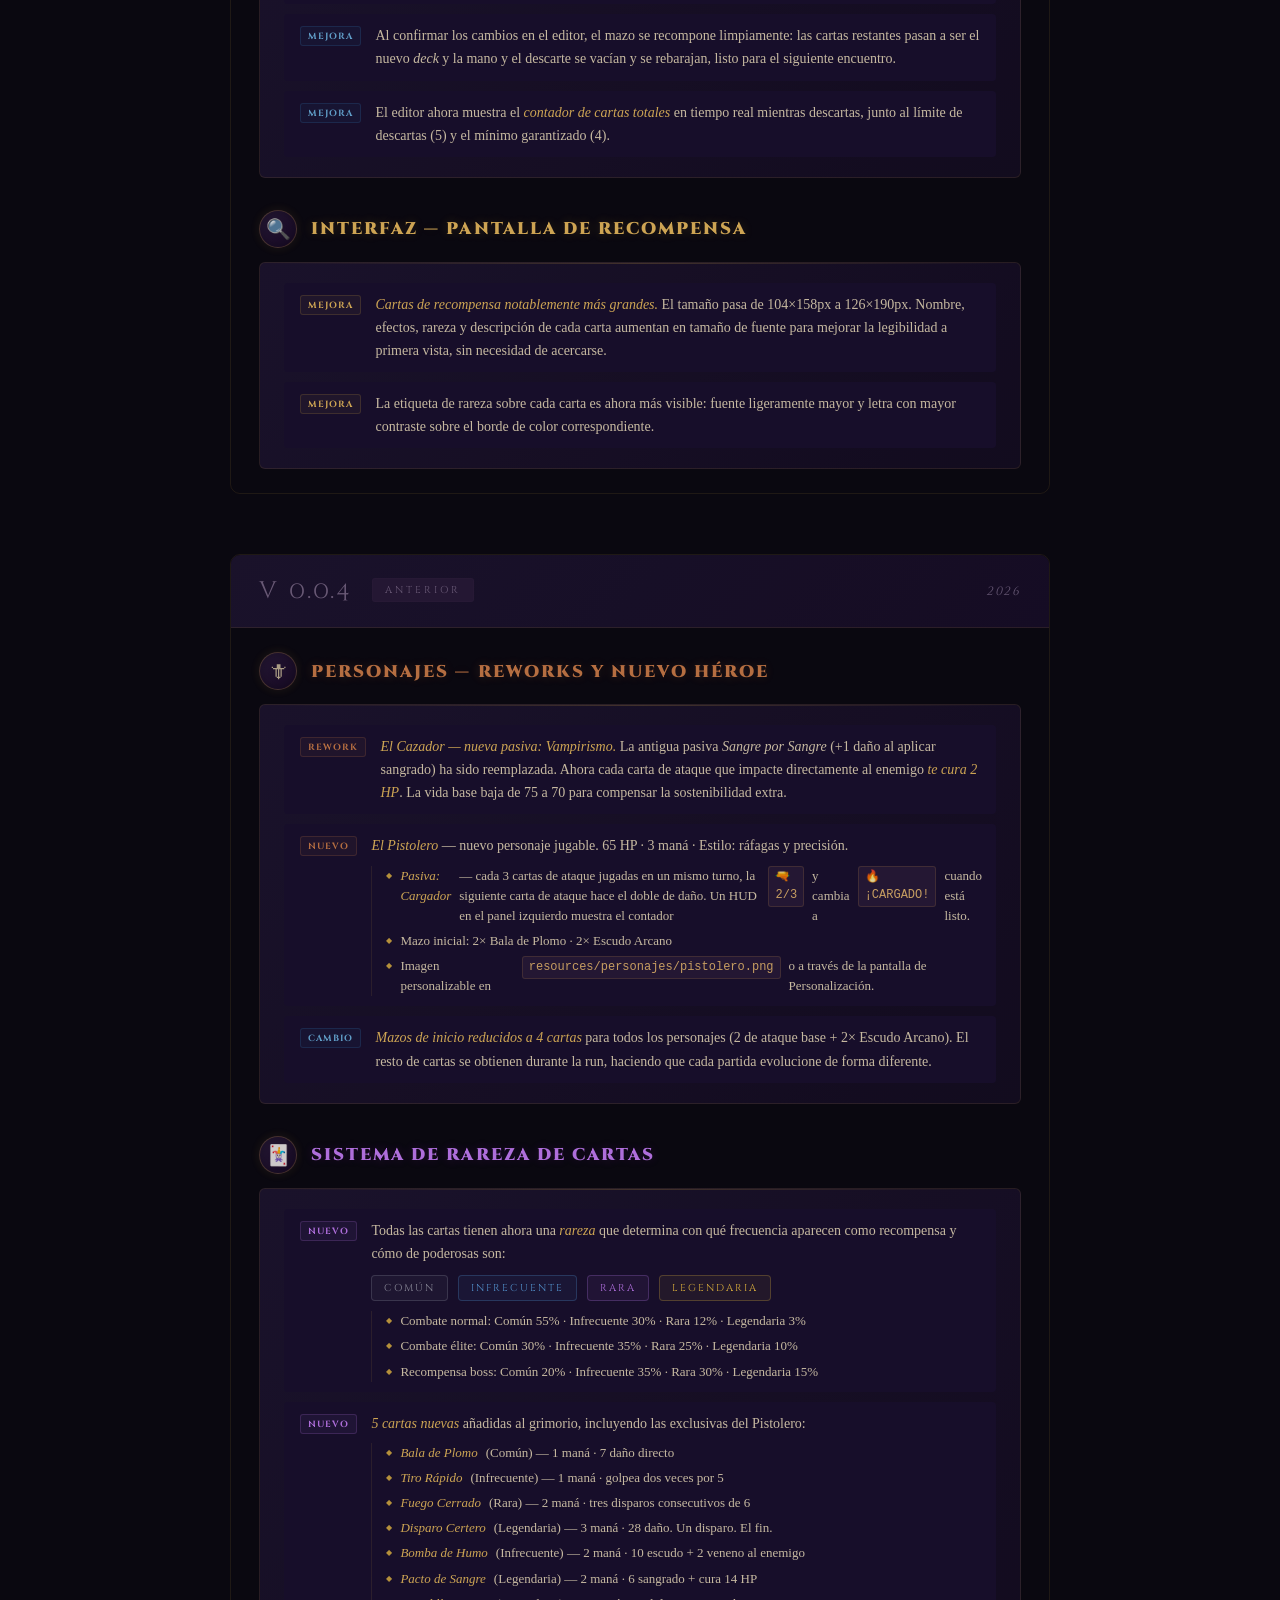
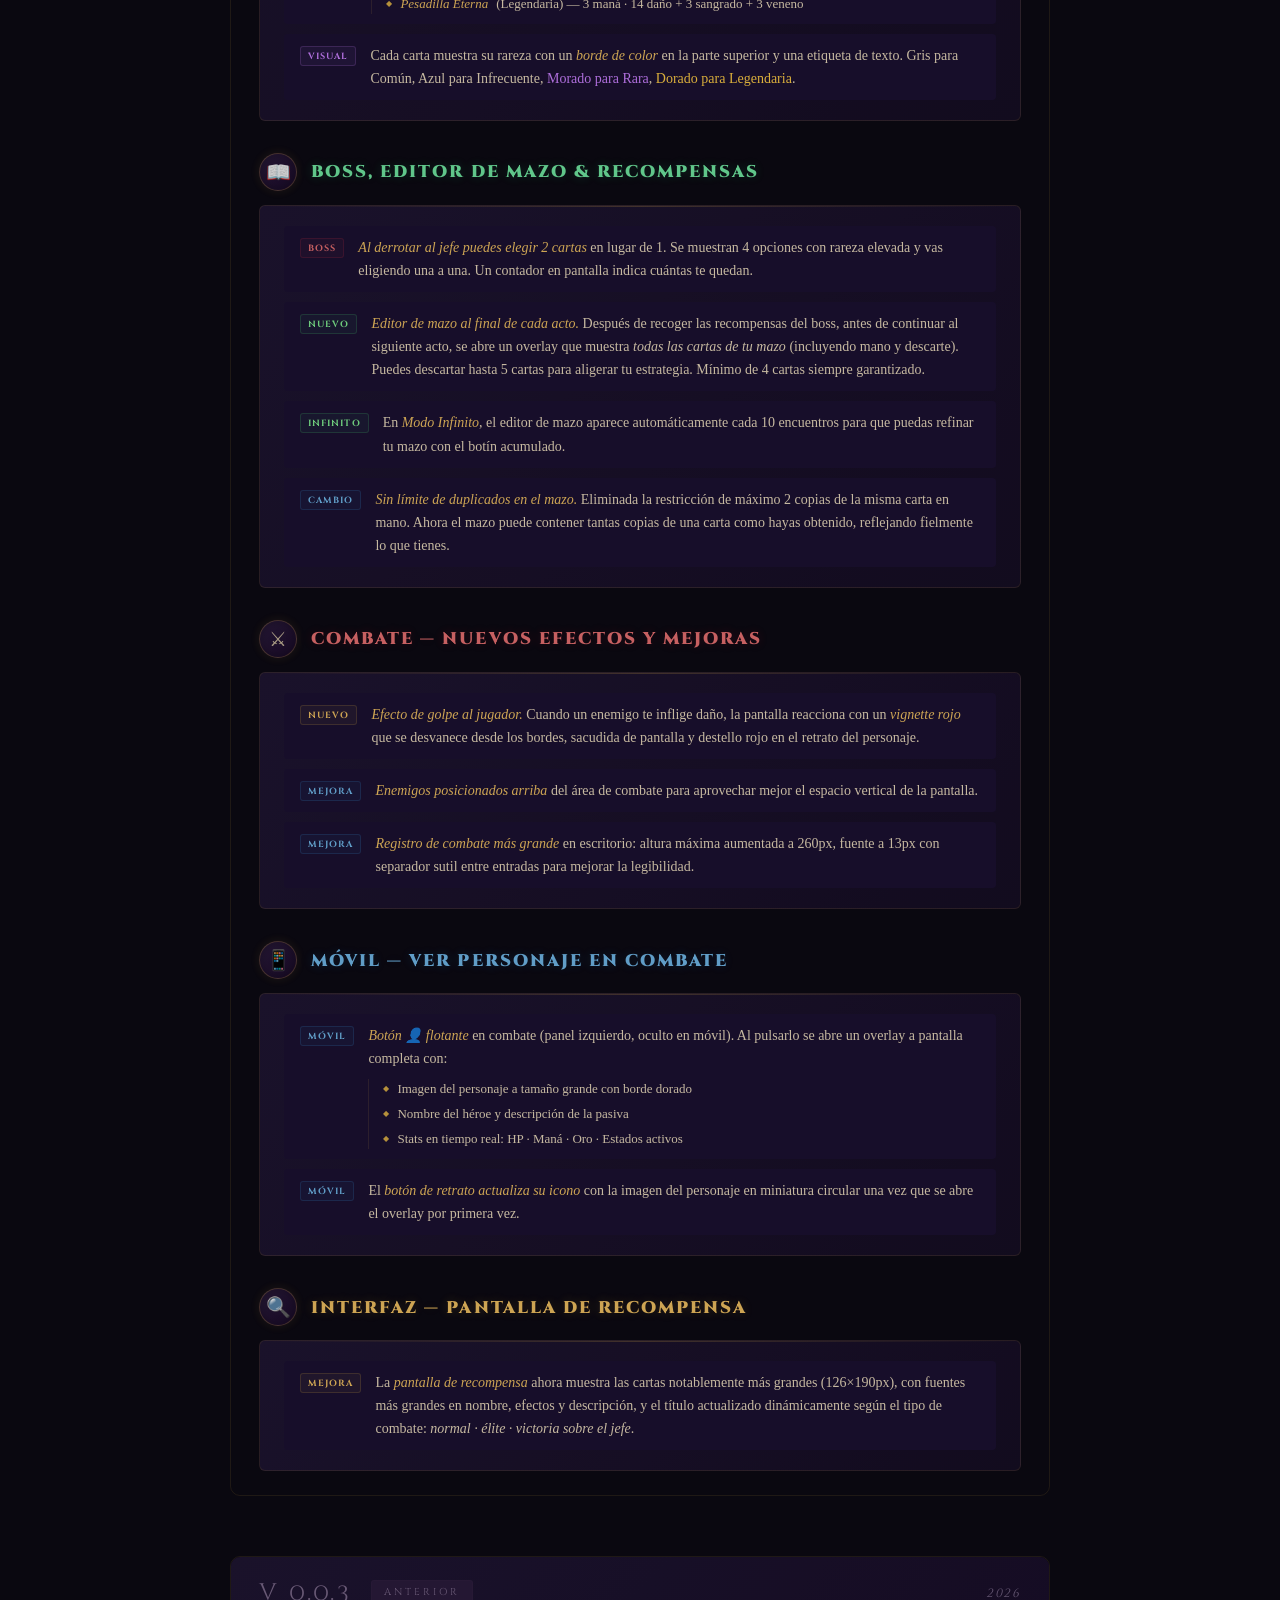
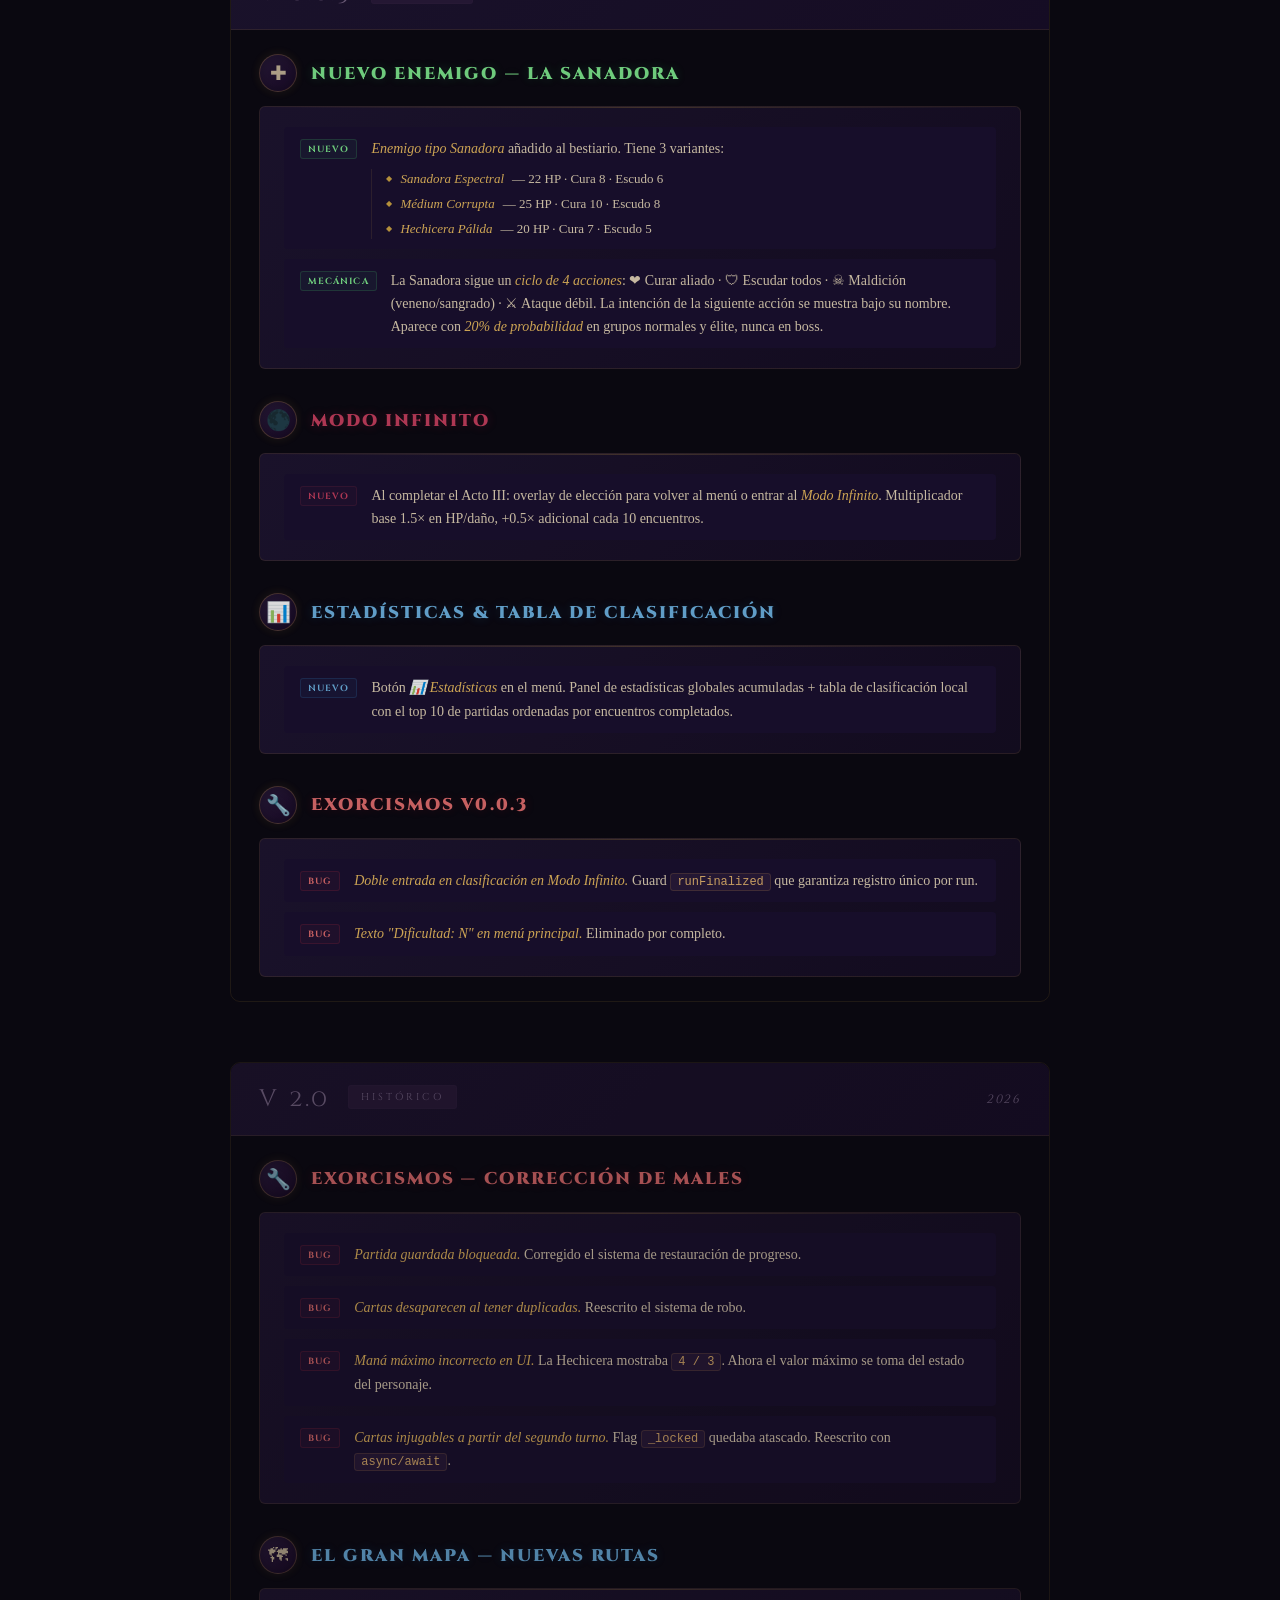
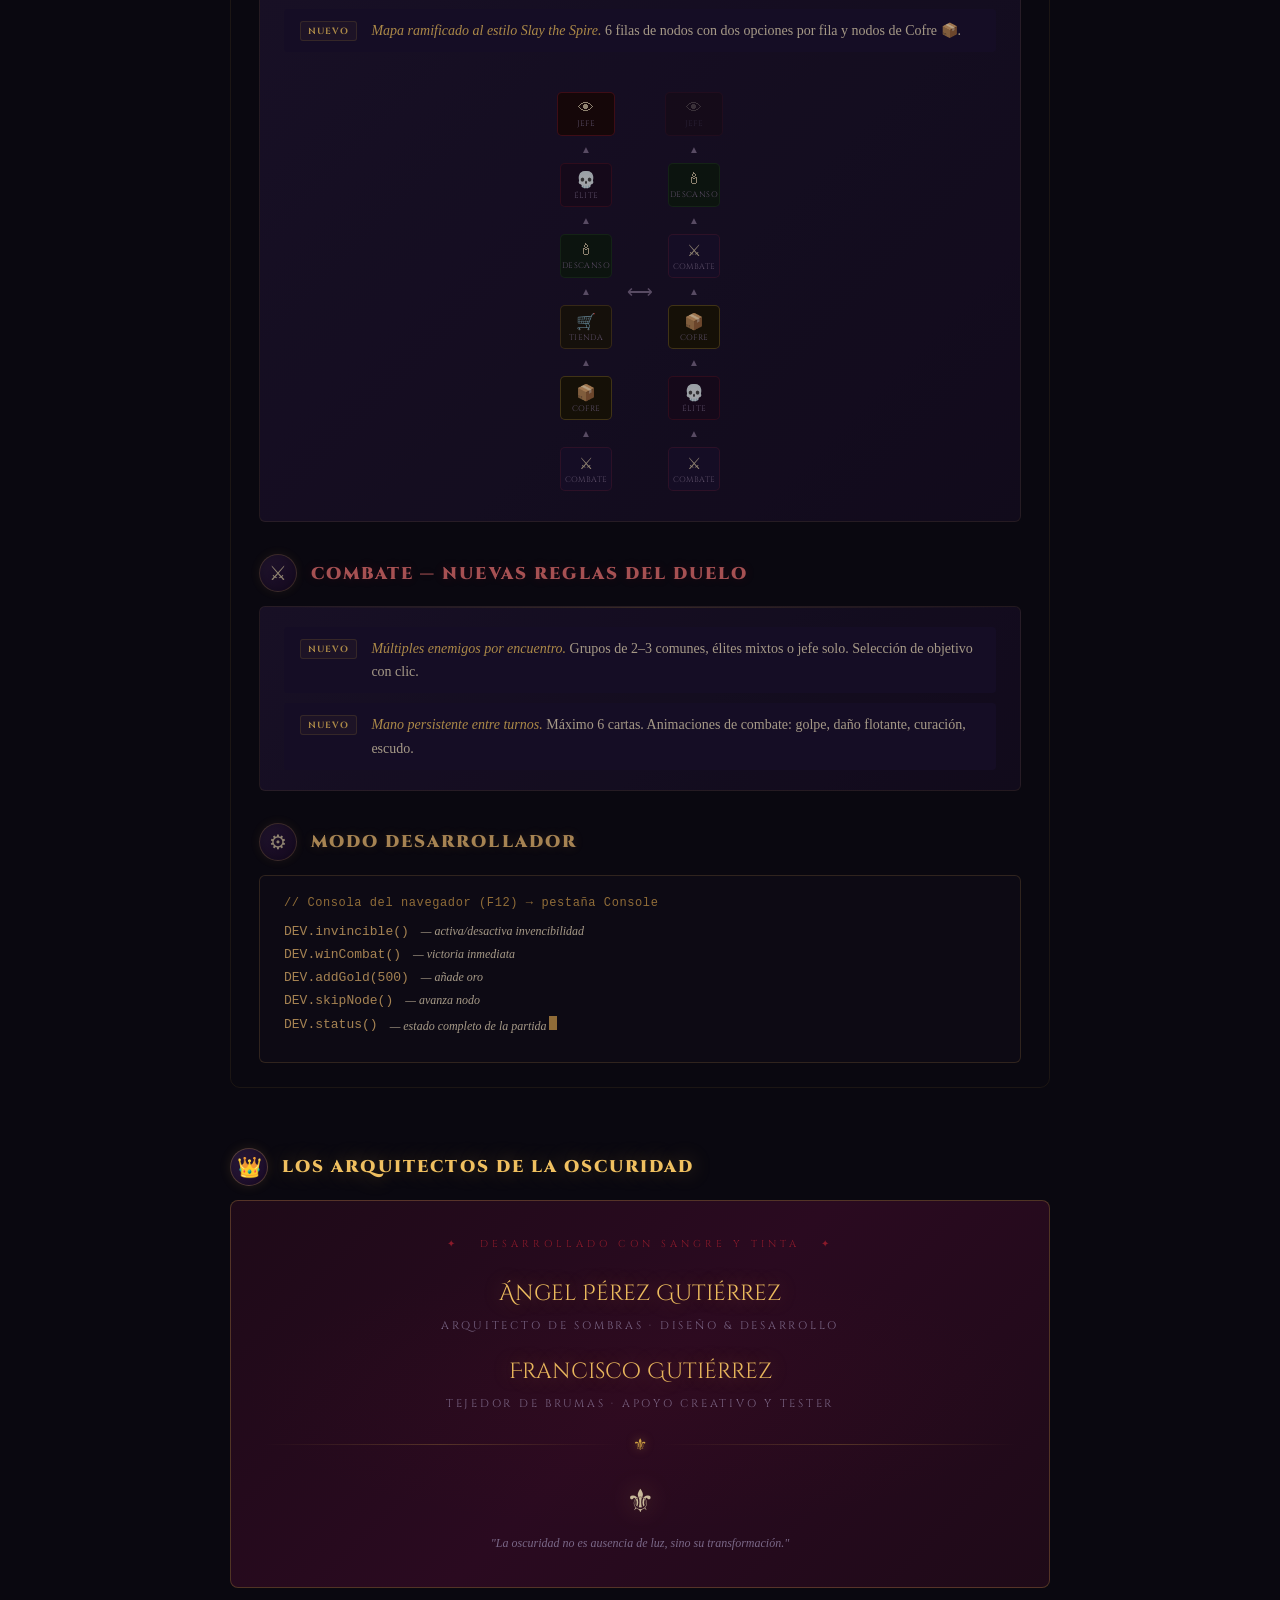
<file: public/notas_actualizacion.html>
<!DOCTYPE html>
<html lang="es">
<head>
<meta charset="UTF-8">
<meta name="viewport" content="width=device-width, initial-scale=1.0">
<title>Noctis Deck — Notas de Actualización v0.0.8 · Sonido y Cartas</title>
<link rel="shortcut icon" href="resources/logo/logo.png" type="image/x-icon">
<link href="https://fonts.googleapis.com/css2?family=Cinzel+Decorative:wght@400;700;900&family=IM+Fell+English:ital@0;1&family=Cinzel:wght@400;600;900&display=swap" rel="stylesheet">
<style>
  :root {
    --ink:        #0a0810;
    --parchment:  #1a1428;
    --gold:       #d4a843;
    --gold2:      #f0c060;
    --crimson:    #8a1a2a;
    --wine:       #6a1020;
    --dim:        #7a6888;
    --text:       #c8b89a;
    --text-bright:#e8d8ba;
    --fog:        #2a1e3a;
    --accent:     #4a2a6a;
    --green:      #4acc70;
    --green2:     #80ee90;
  }
  *{margin:0;padding:0;box-sizing:border-box}
  body {
    background: var(--ink);
    color: var(--text);
    font-family: 'IM Fell English', Georgia, serif;
    min-height: 100vh;
    overflow-x: hidden;
  }
  body::before {
    content:'';position:fixed;inset:0;
    background:
      radial-gradient(ellipse 80% 60% at 20% 10%, #3a1a5a22 0%, transparent 60%),
      radial-gradient(ellipse 60% 80% at 80% 80%, #6a102022 0%, transparent 60%),
      radial-gradient(ellipse 40% 40% at 50% 50%, #1a0a2a44 0%, transparent 70%);
    pointer-events:none;z-index:0;
  }
  #fog-layer {position:fixed;inset:0;pointer-events:none;z-index:1;overflow:hidden}
  .fog-p {
    position:absolute;border-radius:50%;
    background: radial-gradient(circle, #3a1a5a18 0%, transparent 70%);
    animation: fogDrift linear infinite;
    filter: blur(40px);
  }
  @keyframes fogDrift {
    from {transform:translateX(-120%) scaleY(0.6)}
    to   {transform:translateX(110vw) scaleY(1.2)}
  }
  .page {
    position:relative;z-index:2;
    max-width: 900px;
    margin: 0 auto;
    padding: 60px 40px 120px;
  }

  /* ── VERSION BADGE ── */
  .version-tag {
    display:inline-block;
    font-family:'Cinzel',serif;
    font-size:10px;letter-spacing:.3em;text-transform:uppercase;
    padding:4px 12px;border-radius:3px;
    margin-left:10px;vertical-align:middle;
  }
  .vtag-new  { background:#4acc700f;color:var(--green2);border:1px solid #4acc7033; }
  .vtag-fix  { background:#c030400f;color:#e87070;border:1px solid #c0304033; }
  .vtag-old  { background:#2a1a3a;color:var(--dim);border:1px solid #3a2a4a33; }

  /* ── HEADER ── */
  .header { text-align:center; margin-bottom:70px; }
  .header-eye {
    font-size:56px;display:block;margin-bottom:12px;
    animation: eyePulse 4s ease-in-out infinite;
    filter: drop-shadow(0 0 20px #8a1a2a88);
  }
  @keyframes eyePulse {
    0%,100%{transform:scale(1);filter:drop-shadow(0 0 20px #8a1a2a88)}
    50%{transform:scale(1.08);filter:drop-shadow(0 0 40px #c03040bb)}
  }
  .game-title {
    font-family:'Cinzel Decorative',serif;
    font-size: clamp(18px,4vw,38px);font-weight:900;
    letter-spacing:.15em;text-transform:uppercase;
    color: var(--gold2);
    text-shadow: 0 0 30px #d4a84366, 0 2px 0 #6a1020;
    margin-bottom:8px;
  }
  .patch-title {
    font-family:'Cinzel',serif;
    font-size: clamp(11px,2vw,16px);font-weight:600;
    letter-spacing:.4em;text-transform:uppercase;
    color: var(--crimson);text-shadow:0 0 15px #c0304055;
    margin-bottom:20px;
  }
  .patch-version { font-style:italic;font-size:13px;color:var(--dim);letter-spacing:.1em; }

  /* Divisor */
  .divider { display:flex;align-items:center;gap:14px;margin:30px 0; }
  .divider-line { flex:1;height:1px;background:linear-gradient(90deg,transparent,#d4a84344,transparent); }
  .divider-glyph { color:var(--gold);font-size:16px;text-shadow:0 0 10px #d4a84388;flex-shrink:0; }

  /* ── VERSIÓN BLOCK ── */
  .version-block {
    margin-bottom: 60px;
    border: 1px solid #d4a84322;
    border-radius: 10px;
    overflow:hidden;
  }
  .version-header {
    background: linear-gradient(135deg,#1e1430,#180e28);
    padding: 20px 28px;
    display:flex;align-items:center;gap:16px;
    border-bottom:1px solid #d4a84322;
  }
  .version-num {
    font-family:'Cinzel Decorative',serif;
    font-size: clamp(16px,2.5vw,24px);
    letter-spacing:.12em;
  }
  .version-num.latest { color:var(--gold2);text-shadow:0 0 20px #d4a84366; }
  .version-num.old    { color:var(--dim); }
  .version-date { font-size:12px;color:var(--dim);font-style:italic;margin-left:auto;font-family:'Cinzel',serif;letter-spacing:.15em; }
  .version-body { padding:24px 28px;display:flex;flex-direction:column;gap:0; }

  /* Sección */
  .section { margin-bottom:32px; }
  .section:last-child{ margin-bottom:0; }
  .section-header { display:flex;align-items:center;gap:14px;margin-bottom:14px; }
  .section-icon {
    font-size:20px;width:38px;height:38px;border-radius:50%;
    display:flex;align-items:center;justify-content:center;
    background:linear-gradient(135deg,#2a1a3a,#1a0a28);
    border:1px solid #d4a84344;box-shadow:0 0 12px #d4a84322,inset 0 0 8px #00000044;
    flex-shrink:0;
  }
  .section-title {
    font-family:'Cinzel',serif;font-size:clamp(12px,2vw,17px);font-weight:900;
    letter-spacing:.12em;text-transform:uppercase;
  }
  .s-fix   .section-title { color:#e87070;text-shadow:0 0 12px #c0304044 }
  .s-feat  .section-title { color:var(--gold2);text-shadow:0 0 12px #d4a84344 }
  .s-map   .section-title { color:#70b8e8;text-shadow:0 0 12px #3a8acc44 }
  .s-cards .section-title { color:#a870e8;text-shadow:0 0 12px #7a3acc44 }
  .s-combat .section-title{ color:#e87070;text-shadow:0 0 12px #c0304044 }
  .s-ux    .section-title { color:#70e8a0;text-shadow:0 0 12px #3acc7044 }
  .s-dev   .section-title { color:#e8b870;text-shadow:0 0 12px #c9984a44 }
  .s-inf   .section-title { color:#cc4060;text-shadow:0 0 12px #9a2f4566 }
  .s-stats .section-title { color:#70b8e8;text-shadow:0 0 12px #3a8acc44 }
  .s-cred  .section-title { color:var(--gold2);text-shadow:0 0 20px #d4a84366 }
  .s-heal  .section-title { color:var(--green2);text-shadow:0 0 12px #4acc7044 }
  .s-ui    .section-title { color:#f0c060;text-shadow:0 0 12px #d4a84344 }
  .s-char  .section-title { color:#d4804a;text-shadow:0 0 12px #d4804a44 }
  .s-rarity .section-title{ color:#cc80ff;text-shadow:0 0 12px #9a40cc44 }
  .s-deck  .section-title { color:#70e8a0;text-shadow:0 0 12px #3acc7044 }
  .s-mob   .section-title { color:#70b8e8;text-shadow:0 0 12px #3a8acc44 }

  /* Card */
  .card {
    background:linear-gradient(135deg,#1e1430 0%,#150d22 100%);
    border:1px solid #d4a84322;border-radius:6px;
    padding:20px 24px;position:relative;overflow:hidden;
  }
  .card::before {
    content:'';position:absolute;top:0;left:0;right:0;height:1px;
    background:linear-gradient(90deg,transparent,#d4a84344,transparent);
  }

  .items { display:flex;flex-direction:column;gap:10px; }
  .item {
    display:flex;gap:14px;align-items:flex-start;
    padding:10px 14px;background:#1a1030;border-radius:4px;
    border-left:2px solid transparent;transition:border-color .2s,background .2s;
  }
  .item:hover{ background:#21183a;border-left-color:var(--gold); }
  .item-tag {
    font-size:9px;font-family:'Cinzel',serif;letter-spacing:.12em;font-weight:700;
    text-transform:uppercase;padding:3px 7px;border-radius:3px;flex-shrink:0;
    margin-top:2px;white-space:nowrap;
  }
  .tag-fix    { background:#c030400f;color:#e87070;border:1px solid #c0304033 }
  .tag-new    { background:#d4a8430f;color:var(--gold2);border:1px solid #d4a84333 }
  .tag-change { background:#3a8acc0f;color:#70b8e8;border:1px solid #3a8acc33 }
  .tag-dev    { background:#c9984a0f;color:#e8b870;border:1px solid #c9984a33 }
  .tag-heal   { background:#4acc700f;color:var(--green2);border:1px solid #4acc7033 }
  .tag-inf    { background:#9a2f450f;color:#cc4060;border:1px solid #9a2f4533 }
  .tag-stats  { background:#3a8acc0f;color:#70b8e8;border:1px solid #3a8acc33 }
  .tag-ui     { background:#d4a8430f;color:#f0c060;border:1px solid #d4a84333 }
  .tag-char   { background:#d4804a0f;color:#d4804a;border:1px solid #d4804a33 }
  .tag-rarity { background:#cc80ff0f;color:#cc80ff;border:1px solid #cc80ff33 }
  .tag-deck   { background:#4acc700f;color:var(--green2);border:1px solid #4acc7033 }
  .tag-mob    { background:#3a8acc0f;color:#70b8e8;border:1px solid #3a8acc33 }
  .tag-boss   { background:#c030400f;color:#e87070;border:1px solid #c0304033 }

  .item-text { font-size:14px;line-height:1.65;color:var(--text-bright); }
  .item-text strong { color:var(--gold2);font-weight:normal;font-style:italic }
  .item-text code {
    font-family:'Courier New',monospace;font-size:12px;
    background:#2a1a3a;padding:1px 6px;border-radius:3px;
    color:#e8b870;border:1px solid #c9984a33;
  }
  .sub-items { margin-top:8px;padding-left:14px;display:flex;flex-direction:column;gap:5px;border-left:1px solid #d4a84322; }
  .sub-item { font-size:13px;color:var(--text-bright);line-height:1.55;display:flex;gap:8px;align-items:flex-start; }
  .sub-item::before { content:'◆';color:var(--gold);font-size:8px;margin-top:4px;flex-shrink:0 }

  /* Rarity pill demo */
  .rarity-row { display:flex;gap:10px;flex-wrap:wrap;margin-top:10px; }
  .rarity-pill {
    padding:4px 12px;border-radius:4px;font-family:'Cinzel',serif;
    font-size:10px;letter-spacing:.2em;text-transform:uppercase;
  }
  .rp-common    { background:#a0a0b011;color:#a0a0b0;border:1px solid #a0a0b044 }
  .rp-uncommon  { background:#60aaee11;color:#60aaee;border:1px solid #60aaee44 }
  .rp-rare      { background:#cc80ff11;color:#cc80ff;border:1px solid #cc80ff44 }
  .rp-legendary { background:#ffcc4411;color:#ffcc44;border:1px solid #ffcc4444 }

  /* Dev block */
  .dev-block {
    background:#0f0c18;border:1px solid #c9984a44;border-radius:6px;padding:20px 24px;
    font-family:'Courier New',monospace;
  }
  .dev-block .prompt { color:#c9984a;margin-bottom:14px;font-size:12px;letter-spacing:.05em }
  .cmd-row { display:flex;align-items:center;gap:12px;margin:8px 0 }
  .cmd { color:#e8b870;font-size:13px }
  .cmd-desc { color:var(--text-bright);font-size:12px;font-family:'IM Fell English',serif;font-style:italic }
  .cursor { display:inline-block;width:8px;height:14px;background:#c9984a;margin-left:2px;animation:blink 1s step-end infinite; }
  @keyframes blink{50%{opacity:0}}

  /* Credits card */
  .credits-card {
    background:linear-gradient(135deg,#1e0a18 0%,#2a0a20 50%,#1e0a18 100%);
    border:1px solid #d4a84344;border-radius:8px;padding:36px 32px;
    text-align:center;position:relative;overflow:hidden;
  }
  .credits-card::before {
    content:'';position:absolute;inset:0;
    background:radial-gradient(ellipse 70% 50% at 50% 50%,#6a102015 0%,transparent 70%);
    pointer-events:none;
  }
  .credits-subtitle { font-family:'Cinzel',serif;font-size:10px;letter-spacing:.4em;text-transform:uppercase;color:var(--crimson);margin-bottom:28px; }
  .dev-name {
    font-family:'Cinzel Decorative',serif;font-size:clamp(14px,2.5vw,22px);
    color:var(--gold2);text-shadow:0 0 20px #d4a84366;margin:10px 0;
    animation:nameGlow 3s ease-in-out infinite alternate;
  }
  .dev-name:nth-child(3){animation-delay:1.5s}
  @keyframes nameGlow { from{text-shadow:0 0 10px #d4a84344} to{text-shadow:0 0 30px #d4a84399,0 0 60px #c0304044} }
  .dev-role { font-size:11px;letter-spacing:.25em;text-transform:uppercase;color:var(--dim);font-family:'Cinzel',serif;margin-bottom:24px; }
  .credits-seal { display:inline-block;margin-top:20px;font-size:32px;animation:sealSpin 20s linear infinite;filter:drop-shadow(0 0 12px #d4a84366); }
  @keyframes sealSpin{to{transform:rotate(360deg)}}

  /* Map demo */
  .map-demo { display:flex;justify-content:center;gap:8px;padding:20px 0 10px;flex-wrap:wrap; }
  .map-col { display:flex;flex-direction:column;gap:6px;align-items:center }
  .map-node {
    width:52px;height:44px;border-radius:5px;
    display:flex;flex-direction:column;align-items:center;justify-content:center;gap:1px;
    border:1px solid #d4a84333;background:#1a1030;font-size:16px;
    transition:transform .2s,box-shadow .2s;
  }
  .map-node:hover{transform:translateY(-2px);box-shadow:0 4px 16px #d4a84322}
  .map-node span{font-size:8px;font-family:'Cinzel',serif;letter-spacing:.05em;color:var(--dim)}
  .mn-combat{border-color:#c0304033}.mn-elite{border-color:#8a1a2a55;background:#1a0a20}
  .mn-rest{border-color:#3a6a3a44;background:#0e1a10}.mn-shop{border-color:#c9984a44;background:#1a140a}
  .mn-chest{border-color:#d4a84355;background:#1a1505}.mn-boss{border-color:#8a1a2a88;background:#1a0808;width:58px}
  .map-arrow{color:var(--dim);font-size:10px;margin:2px 0}

  /* Back bar */
  .back-bar {
    position:fixed;bottom:0;left:0;right:0;
    background:linear-gradient(0deg,#0a0810 60%,transparent);
    padding:20px 40px;display:flex;justify-content:center;z-index:10;
  }
  .back-btn {
    font-family:'Cinzel',serif;font-size:12px;font-weight:600;
    letter-spacing:.25em;text-transform:uppercase;color:var(--gold2);text-decoration:none;
    padding:10px 28px;border:1px solid #d4a84344;border-radius:4px;
    background:linear-gradient(135deg,#2a1a3a88,#1a0a2888);backdrop-filter:blur(8px);
    transition:all .25s;text-shadow:0 0 10px #d4a84366;box-shadow:0 0 20px #d4a84311;
  }
  .back-btn:hover{background:linear-gradient(135deg,#3a2a4a,#2a1a3a);border-color:#d4a84388;box-shadow:0 0 30px #d4a84333;}

  @media(max-width:600px){
    .page{padding:40px 20px 100px}
    .card,.dev-block{padding:16px}
    .item{flex-direction:column;gap:6px}
    .version-body{padding:16px}
    .version-header{padding:16px}
  }
</style>
</head>
<body>
<div id="fog-layer"></div>
<div class="page">

  <!-- HEADER -->
  <div class="header">
    <span class="header-eye">👁</span>
    <div class="game-title">Noctis Deck</div>
    <div class="patch-title">Pergamino de Cambios</div>
    <div class="patch-version">Registrado en los archivos de la Torre Obscura · Anno Domini MMXXVI</div>
  </div>


  <!-- ══════════════════════════════════
       VERSIÓN 0.0.8 — LA MÁS RECIENTE
       ══════════════════════════════════ -->
  <!-- ══════════════════════════════════════════════════════════ -->
  <!-- v0.0.8 — SONIDO COMPLETO Y CONFIRMACIÓN DE CARTAS        -->
  <!-- ══════════════════════════════════════════════════════════ -->
  <div class="version-block">
    <div class="version-header">
      <div class="version-num latest">v 0.0.8 <span class="version-tag vtag-new">ÚLTIMA</span></div>
      <div class="version-date">2026</div>
    </div>
    <div class="version-body">

      <!-- SONIDO -->
      <div class="section s-ux">
        <div class="section-header">
          <div class="section-icon">🔊</div>
          <div class="section-title">Sistema de Sonido Completo</div>
        </div>
        <div class="card">
          <div class="items">
            <div class="item">
              <span class="item-tag tag-new">NUEVO</span>
              <div class="item-text"><strong>8 efectos de sonido independientes</strong> — cada acción relevante del juego tiene ahora su propio SFX. Las rutas son constantes configurables al inicio de <code>noctis_deck.js</code>.</div>
            </div>
            <div class="item">
              <span class="item-tag tag-new">NUEVO</span>
              <div class="item-text"><strong>sfx_player_attack</strong> — suena al inicio de cualquier carta de ataque que golpee a un enemigo.</div>
            </div>
            <div class="item">
              <span class="item-tag tag-new">NUEVO</span>
              <div class="item-text"><strong>sfx_player_hit</strong> — suena junto al vignette rojo y el shake de pantalla al recibir daño.</div>
            </div>
            <div class="item">
              <span class="item-tag tag-new">NUEVO</span>
              <div class="item-text"><strong>sfx_player_death</strong> — suena en el instante en que el HP llega a 0, antes de la transición a la pantalla de Game Over.</div>
            </div>
            <div class="item">
              <span class="item-tag tag-new">NUEVO</span>
              <div class="item-text"><strong>sfx_enemy_death</strong> — se dispara al morir un enemigo, tanto por daño de carta como por sangrado o veneno al final del turno.</div>
            </div>
            <div class="item">
              <span class="item-tag tag-new">NUEVO</span>
              <div class="item-text"><strong>sfx_play_card</strong> — confirmación sonora al jugar cualquier carta de la mano.</div>
            </div>
            <div class="item">
              <span class="item-tag tag-new">NUEVO</span>
              <div class="item-text"><strong>sfx_player_turn</strong> — indica el inicio de cada nuevo turno del jugador.</div>
            </div>
            <div class="item">
              <span class="item-tag tag-new">NUEVO</span>
              <div class="item-text"><strong>sfx_chest_open</strong> y <strong>sfx_shop_enter</strong> — sonidos de apertura de cofre y entrada en tienda respectivamente.</div>
            </div>
            <div class="item">
              <span class="item-tag tag-new">NUEVO</span>
              <div class="item-text"><strong>ui_click</strong> — todos los botones de navegación, menús, ajustes, fin de turno y acciones de mapa reproducen un sonido de interfaz unificado.</div>
            </div>
          </div>
        </div>
      </div>

      <!-- VOLUMEN SFX -->
      <div class="section s-ui">
        <div class="section-header">
          <div class="section-icon">⚙</div>
          <div class="section-title">Control de Volumen en Ajustes</div>
        </div>
        <div class="card">
          <div class="items">
            <div class="item">
              <span class="item-tag tag-new">NUEVO</span>
              <div class="item-text">Slider <strong>«Volumen de efectos de sonido»</strong> en el menú de Ajustes, completamente independiente del volumen de música. Controla los 8 SFX de forma unificada. Se persiste en <code>noctis_sfx_vol</code> (localStorage). Valor por defecto: 60%.</div>
            </div>
            <div class="item">
              <span class="item-tag tag-change">CAMBIO</span>
              <div class="item-text">El volumen de SFX ya no se deriva del volumen de música — ambos son canales completamente separados.</div>
            </div>
          </div>
        </div>
      </div>

      <!-- CONFIRMACIÓN DE CARTAS -->
      <div class="section s-rarity">
        <div class="section-header">
          <div class="section-icon">🎴</div>
          <div class="section-title">Doble Confirmación para Jugar Cartas</div>
        </div>
        <div class="card">
          <div class="items">
            <div class="item">
              <span class="item-tag tag-new">NUEVO</span>
              <div class="item-text"><strong>Primer clic</strong> — la carta se eleva 48px, escala a 1.12× y muestra un borde dorado pulsante con la etiqueta <strong>✦ CONFIRMAR ✦</strong> flotante. Queda visualmente destacada por encima del resto de la mano.</div>
            </div>
            <div class="item">
              <span class="item-tag tag-new">NUEVO</span>
              <div class="item-text"><strong>Segundo clic</strong> sobre la misma carta — la ejecuta normalmente, igual que antes.</div>
            </div>
            <div class="item">
              <span class="item-tag tag-change">CAMBIO</span>
              <div class="item-text">Seleccionar otra carta deselecciona la anterior automáticamente. Pulsar fuera de la mano también cancela la selección activa.</div>
            </div>
          </div>
        </div>
      </div>

    </div><!-- /version-body v0.0.8 -->
  </div><!-- /version-block v0.0.8 -->

  <div class="divider"><div class="divider-line"></div><div class="divider-glyph">✦</div><div class="divider-line"></div></div>

  <!-- ══════════════════════════════════
       VERSIÓN 0.0.7 — ANTERIOR
       ══════════════════════════════════ -->
  <!-- ══════════════════════════════════════════════════════════ -->
  <!-- v0.0.7 — MÚSICA, DIFICULTAD E INFINITO                   -->
  <!-- ══════════════════════════════════════════════════════════ -->
  <div class="version-block" style="opacity:.9">
    <div class="version-header">
      <div class="version-num old">v 0.0.7 <span class="version-tag vtag-old">ANTERIOR</span></div>
      <div class="version-date">2026</div>
    </div>
    <div class="version-body">
      <div class="section s-ux">
        <div class="section-header">
          <div class="section-icon">🎵</div>
          <div class="section-title">Música de Fondo</div>
        </div>
        <div class="card">
          <div class="items">
            <div class="item">
              <span class="item-tag tag-new">NUEVO</span>
              <div class="item-text">Música de fondo en bucle (<code>resources/music/background.mp3</code>) que se activa al primer clic. Slider de volumen 0–100% en Ajustes, guardado en <code>noctis_music_vol</code>.</div>
            </div>
          </div>
        </div>
      </div>
      <div class="section s-ui">
        <div class="section-header">
          <div class="section-icon">⚔</div>
          <div class="section-title">Escalado de Dificultad por Acto</div>
        </div>
        <div class="card">
          <div class="items">
            <div class="item">
              <span class="item-tag tag-new">NUEVO</span>
              <div class="item-text">Los enemigos escalan ×1.5 por acto: Acto 1 → ×1.0 · Acto 2 → ×1.5 · Acto 3 → ×2.25. Compatible con el multiplicador del Modo Infinito.</div>
            </div>
          </div>
        </div>
      </div>
      <div class="section s-rarity">
        <div class="section-header">
          <div class="section-icon">🌑</div>
          <div class="section-title">Modo Infinito Procedural</div>
        </div>
        <div class="card">
          <div class="items">
            <div class="item">
              <span class="item-tag tag-new">NUEVO</span>
              <div class="item-text">Los encuentros se generan de forma procedural. Cada 10 encuentros hay un Jefe garantizado (enc. 9, 19, 29…). Las probabilidades de eventos positivos (descanso, tienda, cofre) se reducen gradualmente a medida que avanza la partida.</div>
            </div>
          </div>
        </div>
      </div>
      <div class="section s-ux">
        <div class="section-header">
          <div class="section-icon">🕯</div>
          <div class="section-title">Santuario Simplificado · Descarte solo en Tienda</div>
        </div>
        <div class="card">
          <div class="items">
            <div class="item">
              <span class="item-tag tag-change">CAMBIO</span>
              <div class="item-text">El Santuario de Descanso solo ofrece curación (❤ +20 HP). La opción de purgar cartas se ha eliminado. El descarte de mazo queda exclusivamente en la Tienda.</div>
            </div>
          </div>
        </div>
      </div>
    </div><!-- /version-body v0.0.7 -->
  </div><!-- /version-block v0.0.7 -->

  <div class="divider"><div class="divider-line"></div><div class="divider-glyph">✦</div><div class="divider-line"></div></div>

  <!-- ══════════════════════════════════
       VERSIÓN 0.0.6 — ANTERIOR
       ══════════════════════════════════ -->
  <!-- ══════════════════════════════════════════════════════════ -->
  <!-- v0.0.6 — AJUSTES, IMÁGENES Y RECOMPENSAS                 -->
  <!-- ══════════════════════════════════════════════════════════ -->
  <div class="version-block" style="opacity:.85">
    <div class="version-header">
      <div class="version-num old">v 0.0.6 <span class="version-tag vtag-old">ANTERIOR</span></div>
      <div class="version-date">2026</div>
    </div>
    <div class="version-body">

      <!-- AJUSTES -->
      <div class="section s-ux">
        <div class="section-header">
          <div class="section-icon">⚙</div>
          <div class="section-title">Menú de Ajustes</div>
        </div>
        <div class="card">
          <div class="items">
            <div class="item">
              <span class="item-tag tag-new">NUEVO</span>
              <div class="item-text">Botón <strong>⚙ Ajustes</strong> en la fila de botones del menú principal, junto a Estadísticas y Desbloqueos.</div>
            </div>
            <div class="item">
              <span class="item-tag tag-new">NUEVO</span>
              <div class="item-text"><strong>Toggle «Imágenes generadas por IA»</strong> — activo por defecto. Al desactivarlo el juego carga las rutas alternativas definidas en <code>ALT_IMGS</code> y <code>ALT_RELIC_IMGS</code> (carpeta <code>resources/alt/</code>), permitiendo sustituir todo el arte IA por imágenes propias sin tocar código.</div>
            </div>
            <div class="item">
              <span class="item-tag tag-new">NUEVO</span>
              <div class="item-text"><strong>Borrar partida guardada</strong> — elimina únicamente el progreso actual del mapa.</div>
            </div>
            <div class="item">
              <span class="item-tag tag-new">NUEVO</span>
              <div class="item-text"><strong>Borrar reliquias desbloqueadas</strong> — resetea todos los desbloqueos y la reliquia equipada.</div>
            </div>
            <div class="item">
              <span class="item-tag tag-new">NUEVO</span>
              <div class="item-text"><strong>Borrar estadísticas y ranking</strong> — limpia el historial de partidas y la tabla de clasificación.</div>
            </div>
            <div class="item">
              <span class="item-tag tag-new">NUEVO</span>
              <div class="item-text"><strong>Borrar TODO el progreso</strong> — opción nuclear con confirmación; elimina partida, reliquias, estadísticas, ranking e imágenes personalizadas.</div>
            </div>
            <div class="item">
              <span class="item-tag tag-new">NUEVO</span>
              <div class="item-text">La configuración se persiste en <code>noctis_cfg_v1</code> (localStorage) y se aplica en tiempo real sin recargar la página.</div>
            </div>
          </div>
        </div>
      </div>

      <!-- IMÁGENES ALTERNATIVAS -->
      <div class="section s-ui">
        <div class="section-header">
          <div class="section-icon">🎨</div>
          <div class="section-title">Sistema de Imágenes Alternativas</div>
        </div>
        <div class="card">
          <div class="items">
            <div class="item">
              <span class="item-tag tag-new">NUEVO</span>
              <div class="item-text">Constante <code>ALT_IMGS</code> con rutas a <code>resources/alt/</code> para los 4 personajes, 4 enemigos y 17 cartas — art no-IA listo para ser colocado sin tocar código.</div>
            </div>
            <div class="item">
              <span class="item-tag tag-new">NUEVO</span>
              <div class="item-text">Constante <code>ALT_RELIC_IMGS</code> con rutas alternativas para las 7 reliquias desbloqueadas <em>y</em> sus variantes bloqueadas (<code>_locked</code>).</div>
            </div>
            <div class="item">
              <span class="item-tag tag-fix">FIX</span>
              <div class="item-text">Las reliquias <strong>bloqueadas</strong> en la pantalla de Desbloqueos ahora muestran la imagen <code>_locked</code> correcta (pasando por <code>getRelicImg()</code>) en lugar de ignorarla y mostrar siempre el emoji oscurecido.</div>
            </div>
            <div class="item">
              <span class="item-tag tag-change">CAMBIO</span>
              <div class="item-text"><code>getImg()</code> y <code>getRelicImg()</code> respetan la prioridad: <strong>imagen personalizada</strong> (Personalizar) > <strong>alt-IA desactivada</strong> > imagen IA por defecto.</div>
            </div>
          </div>
        </div>
      </div>

      <!-- RECOMPENSAS Y TIENDA -->
      <div class="section s-rarity">
        <div class="section-header">
          <div class="section-icon">🎁</div>
          <div class="section-title">Recompensas y Tienda</div>
        </div>
        <div class="card">
          <div class="items">
            <div class="item">
              <span class="item-tag tag-fix">FIX</span>
              <div class="item-text"><strong>Recompensas de combate:</strong> el sistema anterior llenaba un array con repeticiones y lo barajaba, lo que sesgaba las tiradas hacia las cartas comunes. Ahora se usa una <strong>tirada aleatoria ponderada real</strong> por cada carta seleccionada, con eliminación progresiva del pool para evitar duplicados. Las infrecuentes y raras aparecen con su probabilidad correcta desde el primer encuentro.</div>
            </div>
            <div class="item">
              <span class="item-tag tag-fix">FIX</span>
              <div class="item-text"><strong>Tienda:</strong> ya no muestra siempre las mismas 3-4 cartas. Sustituido <code>shuf().slice()</code> por el mismo sistema de tiradas ponderadas, generando un stock distinto y con distribución de rareza apropiada en cada visita.</div>
            </div>
            <div class="item">
              <span class="item-tag tag-change">CAMBIO</span>
              <div class="item-text">Los pesos de rareza por tier siguen siendo los mismos <em>(base: común 20 · infrecuente 48 · rara 24 · legendaria 8 / élite: 10·40·35·15 / boss: 5·28·38·29)</em> pero ahora se aplican matemáticamente de forma correcta.</div>
            </div>
          </div>
        </div>
      </div>

      <!-- TUTORIAL Y UI MENOR -->
      <div class="section s-ux">
        <div class="section-header">
          <div class="section-icon">❓</div>
          <div class="section-title">Tutorial y UI</div>
        </div>
        <div class="card">
          <div class="items">
            <div class="item">
              <span class="item-tag tag-change">CAMBIO</span>
              <div class="item-text">Botón <strong>?</strong> (Tutorial) movido del panel izquierdo del combate a la <strong>pantalla de título</strong>, posición superior izquierda. Siempre accesible desde el menú principal sin necesidad de iniciar una partida.</div>
            </div>
            <div class="item">
              <span class="item-tag tag-change">CAMBIO</span>
              <div class="item-text"><strong>Máximo de reliquias equipadas</strong> reducido de 2 a 1. El selector de Desbloqueos refleja el nuevo límite.</div>
            </div>
          </div>
        </div>
      </div>

    </div><!-- /version-body v0.0.6 -->
  </div><!-- /version-block v0.0.6 -->

  <div class="divider"><div class="divider-line"></div><div class="divider-glyph">✦</div><div class="divider-line"></div></div>

  <!-- ══════════════════════════════════════════════════════════ -->

  <!-- v0.0.5 — LA GRAN ACTUALIZACIÓN                           -->
  <!-- ══════════════════════════════════════════════════════════ -->
  <div class="version-block">
    <div class="version-header">
      <div class="version-num old">v 0.0.5 <span class="version-tag vtag-old">ANTERIOR</span></div>
      <div class="version-date">2026</div>
    </div>
    <div class="version-body">

      <!-- PERSONAJES -->
      <div class="section s-char">
        <div class="section-header">
          <div class="section-icon">🧑‍🤝‍🧑</div>
          <div class="section-title">Personajes — Cuarto Cazador & Reworks</div>
        </div>
        <div class="card">
          <div class="items">
            <div class="item">
              <span class="item-tag tag-new">NUEVO</span>
              <div class="item-text">
                <strong>El Pistolero</strong> — cuarto personaje jugable. 65 HP · 3 maná. Pasiva <em>Cargador</em>: cada 3 ataques de tipo ataque, el siguiente golpe hace el doble de daño. Un HUD dedicado (🔫 0/3 / 🔥 ¡CARGADO!) aparece sobre la mano durante el combate.
                Mazo inicial: 2× Bala de Plomo · 2× Escudo Arcano.
              </div>
            </div>
            <div class="item">
              <span class="item-tag tag-change">REWORK</span>
              <div class="item-text">
                <strong>El Cazador</strong> — pasiva rediseñada. "Sangre por Sangre" reemplazada por <em>Vampirismo</em>: gana +2 HP cada vez que una carta de ataque cause daño directo. HP base reducido ligeramente: 75 → 70.
              </div>
            </div>
          </div>
        </div>
      </div>

      <!-- NUEVAS CARTAS -->
      <div class="section s-cards">
        <div class="section-header">
          <div class="section-icon">🃏</div>
          <div class="section-title">Nuevas Cartas — 7 Añadidas</div>
        </div>
        <div class="card">
          <div class="items">
            <div class="item">
              <span class="item-tag tag-new">COMÚN</span>
              <div class="item-text"><strong>Bala de Plomo</strong> — coste 1 · 6 dmg. Carta base exclusiva del Pistolero.</div>
            </div>
            <div class="item">
              <span class="item-tag tag-new">INFRECUENTE</span>
              <div class="item-text"><strong>Tiro Rápido</strong> — coste 1 · 5 dmg, se juega dos veces (doble hit). Rapidez sobre potencia.</div>
            </div>
            <div class="item">
              <span class="item-tag tag-new">INFRECUENTE</span>
              <div class="item-text"><strong>Bomba de Humo</strong> — coste 1 · gana 6 bloqueo + aplica 2 sangrado al objetivo. Control y defensa combinados.</div>
            </div>
            <div class="item">
              <span class="item-tag tag-new">RARA</span>
              <div class="item-text"><strong>Fuego Cerrado</strong> — coste 2 · 5 dmg × 3 hits (15 dmg total). Triple disparo consecutivo.</div>
            </div>
            <div class="item">
              <span class="item-tag tag-new">LEGENDARIA</span>
              <div class="item-text"><strong>Disparo Certero</strong> — coste 3 · 28 dmg directos. La carta de daño puro más alta del juego.</div>
            </div>
            <div class="item">
              <span class="item-tag tag-new">LEGENDARIA</span>
              <div class="item-text"><strong>Pacto de Sangre</strong> — coste 2 · cura 12 HP + aplica 4 sangrado a ti mismo. Alta recompensa con un coste real.</div>
            </div>
            <div class="item">
              <span class="item-tag tag-new">LEGENDARIA</span>
              <div class="item-text"><strong>Pesadilla Eterna</strong> — coste 3 · 14 dmg + 3 sangrado + 3 veneno al objetivo. El triple-estado más poderoso.</div>
            </div>
          </div>
        </div>
      </div>

      <!-- RAREZA -->
      <div class="section s-rarity">
        <div class="section-header">
          <div class="section-icon">💎</div>
          <div class="section-title">Sistema de Rareza — Reequilibrado</div>
        </div>
        <div class="card">
          <div class="items">
            <div class="item">
              <span class="item-tag tag-new">NUEVO</span>
              <div class="item-text">
                Todas las cartas tienen ahora una <strong>rareza visual</strong>: borde de color en la parte superior y etiqueta pequeña (COMÚN · INFRECUENTE · RARA · LEGENDARIA).
                Colores: gris · azul · dorado · púrpura.
              </div>
            </div>
            <div class="item">
              <span class="item-tag tag-change">BALANCE</span>
              <div class="item-text">
                <strong>Pesos de rareza de drops rebalanceados por tipo de encuentro.</strong>
                La pool de recompensas excluye cartas base (Golpe Sombrío, Escudo Arcano, Bala de Plomo) para dar siempre cartas con valor real.
                <div class="sub-items">
                  <div class="sub-item"><strong>Encuentro normal:</strong> Común 20% · Infrecuente 48% · Rara 24% · Legendaria 8%</div>
                  <div class="sub-item"><strong>Élite:</strong> Común 10% · Infrecuente 40% · Rara 35% · Legendaria 15%</div>
                  <div class="sub-item"><strong>Boss:</strong> Común 5% · Infrecuente 28% · Rara 38% · Legendaria 29%</div>
                </div>
              </div>
            </div>
            <div class="item">
              <span class="item-tag tag-fix">CORRECCIÓN</span>
              <div class="item-text">
                <strong>Corregido bug de pool vacía.</strong> Si el filtro de rareza dejaba la pool a cero cartas (casos extremos), el juego se colgaba. Ahora hay un fallback que rellena con cualquier carta disponible.
              </div>
            </div>
          </div>
        </div>
      </div>

      <!-- BOSS Y EDITOR -->
      <div class="section s-deck">
        <div class="section-header">
          <div class="section-icon">📖</div>
          <div class="section-title">Boss & Editor de Mazo</div>
        </div>
        <div class="card">
          <div class="items">
            <div class="item">
              <span class="item-tag tag-new">NUEVO</span>
              <div class="item-text">
                <strong>Boss: elige 2 cartas.</strong> Al vencer al jefe de acto aparecen 4 opciones de recompensa y el jugador escoge 2. Un contador indica cuántas quedan por seleccionar.
              </div>
            </div>
            <div class="item">
              <span class="item-tag tag-change">MEJORA</span>
              <div class="item-text">
                <strong>Editor de mazo al final de cada acto</strong> y cada 10 encuentros en Modo Infinito. Permite descartar hasta 5 cartas con un mínimo garantizado de 4. Sin límite de duplicados en el mazo.
              </div>
            </div>
          </div>
        </div>
      </div>

      <!-- INTERFAZ & FUENTES -->
      <div class="section s-ui">
        <div class="section-header">
          <div class="section-icon">🖋</div>
          <div class="section-title">Interfaz — Fuentes & Tamaños</div>
        </div>
        <div class="card">
          <div class="items">
            <div class="item">
              <span class="item-tag tag-ui">MEJORA</span>
              <div class="item-text">
                <strong>Panel izquierdo de combate — todo más grande:</strong>
                Nombre del héroe / badge: 10→13px · Etiquetas HP/Maná: 10→13px · Números HP/MP: 14→<strong>20px</strong> · Oro: 15→20px · Contador de mazo: 12→15px · Pasiva: 12→14px · Log de combate: 12→14px.
              </div>
            </div>
            <div class="item">
              <span class="item-tag tag-ui">MEJORA</span>
              <div class="item-text">
                <strong>Enemigos:</strong> nombre 14→18px · intención 12→16px · HP texto 10→13px · sprites 130×172→140×184px.
              </div>
            </div>
            <div class="item">
              <span class="item-tag tag-ui">MEJORA</span>
              <div class="item-text">
                <strong>Cartas en mano:</strong> tamaño 110×166→122×185px. Cartas de recompensa: 104×158→<strong>160×240px</strong>, descripción 8→11px, separador visual sutil entre cartas.
              </div>
            </div>
            <div class="item">
              <span class="item-tag tag-ui">MEJORA</span>
              <div class="item-text">
                <strong>Barra inferior de combate:</strong> botón "Fin de Turno" 12→15px · orbes de maná 30→36px.
              </div>
            </div>
          </div>
        </div>
      </div>

      <!-- BOTONES DE NAVEGACIÓN -->
      <div class="section s-ux">
        <div class="section-header">
          <div class="section-icon">⬅</div>
          <div class="section-title">Navegación — Botones Atrás</div>
        </div>
        <div class="card">
          <div class="items">
            <div class="item">
              <span class="item-tag tag-new">NUEVO</span>
              <div class="item-text">
                <strong>Botón "← Menú" en la selección de personaje.</strong> Ya no hace falta recargar la página para volver al menú principal desde la pantalla de elección de héroe.
              </div>
            </div>
            <div class="item">
              <span class="item-tag tag-new">NUEVO</span>
              <div class="item-text">
                <strong>Botón "← Menú" en el mapa.</strong> Permite abandonar la partida actual y regresar al título directamente desde la pantalla del mapa de actos.
              </div>
            </div>
          </div>
        </div>
      </div>

      <!-- COMBATE -->
      <div class="section s-combat">
        <div class="section-header">
          <div class="section-icon">⚔</div>
          <div class="section-title">Combate — Efectos & Pulidos</div>
        </div>
        <div class="card">
          <div class="items">
            <div class="item">
              <span class="item-tag tag-new">NUEVO</span>
              <div class="item-text">
                <strong>Efecto de golpe al jugador.</strong> Cuando el héroe recibe daño: viñeta roja en pantalla + sacudida de interfaz + destello en el retrato del personaje.
              </div>
            </div>
            <div class="item">
              <span class="item-tag tag-change">MEJORA</span>
              <div class="item-text">
                <strong>Retrato en móvil.</strong> Botón 👤 flotante en combate: abre un overlay con el retrato real del personaje, sus estadísticas actuales y el texto de la pasiva.
              </div>
            </div>
          </div>
        </div>
      </div>

      <!-- RELIQUIAS -->
      <div class="section s-feat">
        <div class="section-header">
          <div class="section-icon">🔮</div>
          <div class="section-title">Sistema de Reliquias — Implementación Completa</div>
        </div>
        <div class="card">
          <div class="items">
            <div class="item">
              <span class="item-tag tag-new">NUEVO</span>
              <div class="item-text">
                <strong>Pantalla "Desbloqueos"</strong> accesible desde el menú principal. Muestra las 7 reliquias del juego con imagen real (o silueta bloqueada), su condición de desbloqueo y botón para equipar/desequipar. Máximo <strong>1 reliquia equipada</strong> simultáneamente.
              </div>
            </div>
            <div class="item">
              <span class="item-tag tag-new">RELIQUIAS RARAS</span>
              <div class="item-text">
                Las 4 reliquias de personaje se desbloquean completando el juego con cada héroe:
                <div class="sub-items">
                  <div class="sub-item"><strong>❤ Corazón Eterno</strong> (Cazador) — +6 HP al iniciar combate · +10 HP máximo</div>
                  <div class="sub-item"><strong>📖 Tomo Envenenado</strong> (Hechicera) — +1 veneno extra por carta · el veneno no decae cada turno</div>
                  <div class="sub-item"><strong>🪞 Espejo Espectral</strong> (Espectro) — primer golpe ignorado para cualquier personaje · +4 bloqueo al esquivar</div>
                  <div class="sub-item"><strong>🔫 Cilindro Veloz</strong> (Pistolero) — Cargador activa a los 2 ataques (antes 3) · +1 maná al iniciar combate</div>
                </div>
              </div>
            </div>
            <div class="item">
              <span class="item-tag tag-new">LEGENDARIAS</span>
              <div class="item-text">
                3 reliquias de desbloqueo avanzado:
                <div class="sub-items">
                  <div class="sub-item"><strong>🔮 Amuleto Carmesí</strong> — completar el juego con <em>todos</em> los personajes · Roba 1 carta al matar un enemigo · Legendarias cuestan 1 menos</div>
                  <div class="sub-item"><strong>👑 Corona Voraz</strong> — sobrevivir 10+ encuentros en Modo Infinito · +2 HP permanentes por encuentro (máx +20) · +50% oro</div>
                  <div class="sub-item"><strong>🌑 Orbe Eterno</strong> — sobrevivir 20+ encuentros en Modo Infinito · Empieza con 2 cartas legendarias · +1 maná máximo</div>
                </div>
              </div>
            </div>
            <div class="item">
              <span class="item-tag tag-new">COMBATE</span>
              <div class="item-text">
                Las reliquias equipadas aparecen como imágenes reales en el panel izquierdo de combate. Al pasar el ratón se muestra un tooltip con el efecto. Al desbloquear una reliquia aparece un <strong>toast animado</strong> en pantalla.
              </div>
            </div>
            <div class="item">
              <span class="item-tag tag-fix">CORRECCIÓN</span>
              <div class="item-text">
                <strong>Bug de desbloqueo por elección.</strong> La reliquia de personaje ahora se otorga al derrotar al boss del Acto 3, antes de que el jugador elija entre Créditos o Modo Infinito. Ambas opciones dan la reliquia sin excepción.
              </div>
            </div>
            <div class="item">
              <span class="item-tag tag-fix">CORRECCIÓN</span>
              <div class="item-text">
                <strong>Bug de reliquias infinitas.</strong> Corona Voraz y Orbe Eterno ahora se desbloquean en tiempo real al superar los encuentros 10 y 20, independientemente de si el jugador sobrevive o muere en ese mismo encuentro.
              </div>
            </div>
          </div>
        </div>
      </div>

      <!-- TUTORIAL -->
      <div class="section s-ux">
        <div class="section-header">
          <div class="section-icon">❓</div>
          <div class="section-title">Tutorial Interactivo</div>
        </div>
        <div class="card">
          <div class="items">
            <div class="item">
              <span class="item-tag tag-new">NUEVO</span>
              <div class="item-text">
                <strong>Botón ? en el menú principal</strong> (esquina superior izquierda). Al pasar el ratón por encima muestra el tooltip "Tutorial de cómo jugar". Al pulsarlo abre un overlay de 7 páginas navegables.
              </div>
            </div>
            <div class="item">
              <span class="item-tag tag-new">CONTENIDO</span>
              <div class="item-text">
                El tutorial incluye imágenes reales del juego (retratos de personajes, cartas, sprites de enemigos, iconos de mapa, imágenes de reliquias) y cubre:
                <div class="sub-items">
                  <div class="sub-item">Pág. 1 — ¿Qué es Noctis Deck?</div>
                  <div class="sub-item">Pág. 2 — Los Personajes (retratos reales)</div>
                  <div class="sub-item">Pág. 3 — Maná y Cartas (cartas reales)</div>
                  <div class="sub-item">Pág. 4 — El Combate y los Estados</div>
                  <div class="sub-item">Pág. 5 — El Mapa de Actos</div>
                  <div class="sub-item">Pág. 6 — Las Reliquias</div>
                  <div class="sub-item">Pág. 7 — Modo Infinito y Ranking</div>
                </div>
              </div>
            </div>
          </div>
        </div>
      </div>

      <!-- MÓVIL -->
      <div class="section s-mob">
        <div class="section-header">
          <div class="section-icon">📱</div>
          <div class="section-title">Móvil — Mejoras de Escala</div>
        </div>
        <div class="card">
          <div class="items">
            <div class="item">
              <span class="item-tag tag-change">MEJORA</span>
              <div class="item-text">
                <strong>Tamaño mínimo de letra en móvil aumentado a 7px</strong> en todos los elementos (cartas, log de combate, etiquetas, barra de mana). Los textos más pequeños crecen hasta ser legibles sin romper el layout.
              </div>
            </div>
            <div class="item">
              <span class="item-tag tag-change">MEJORA</span>
              <div class="item-text">
                <strong>Descripción de reliquias en combate</strong> con tamaño de fuente mayor para poder leerla cómodamente en pantallas pequeñas.
              </div>
            </div>
          </div>
        </div>
      </div>

    </div><!-- /version-body v0.0.5 -->
  </div><!-- /version-block v0.0.5 -->

  <!-- ══════════════════════════════════════════════════════════ -->
  <!-- v0.0.5 Beta (anterior)                                   -->
  <!-- ══════════════════════════════════════════════════════════ -->
  <div class="version-block" style="opacity:.85">
    <div class="version-header">
      <div class="version-num old">v 0.0.5 — Beta <span class="version-tag vtag-old">ANTERIOR</span></div>
      <div class="version-date">2026</div>
    </div>
    <div class="version-body">

      <!-- BALANCE -->
      <div class="section s-char">
        <div class="section-header">
          <div class="section-icon">⚖</div>
          <div class="section-title">Balance — Mazos de Inicio</div>
        </div>
        <div class="card">
          <div class="items">
            <div class="item">
              <span class="item-tag tag-change">BALANCE</span>
              <div class="item-text">
                <strong>Todos los personajes arrancan con exactamente 4 cartas:</strong> 2 de ataque base + 2× Escudo Arcano. Las cartas adicionales se obtienen exclusivamente durante la run, haciendo que cada partida evolucione desde cero de forma única.
                <div class="sub-items">
                  <div class="sub-item"><strong>El Cazador</strong> — 2× Golpe Sombrío · 2× Escudo Arcano</div>
                  <div class="sub-item"><strong>La Hechicera</strong> — 2× Lanza de Niebla · 2× Escudo Arcano</div>
                  <div class="sub-item"><strong>El Espectro</strong> — 2× Golpe Sombrío · 2× Escudo Arcano</div>
                  <div class="sub-item"><strong>El Pistolero</strong> — 2× Bala de Plomo · 2× Escudo Arcano (sustituye los anteriores Golpes Sombríos)</div>
                </div>
              </div>
            </div>
            <div class="item">
              <span class="item-tag tag-fix">CORRECCIÓN</span>
              <div class="item-text">
                <strong>Eliminado el límite de duplicados en mano (MAX_SAME).</strong> La restricción de máximo 2 copias de la misma carta en mano ha sido eliminada. Si tienes varias copias de una carta en el mazo, todas podrán aparecer en la misma mano de forma natural.
              </div>
            </div>
          </div>
        </div>
      </div>

      <!-- EDITOR DE MAZO -->
      <div class="section s-deck">
        <div class="section-header">
          <div class="section-icon">📖</div>
          <div class="section-title">Editor de Mazo — Corrección Mayor</div>
        </div>
        <div class="card">
          <div class="items">
            <div class="item">
              <span class="item-tag tag-fix">CORRECCIÓN</span>
              <div class="item-text">
                <strong>El editor de mazo ahora muestra todas las cartas reales del jugador.</strong> Antes solo se mostraba el contenido del <em>deck</em> en ese instante, omitiendo las cartas que estaban en la <em>mano</em> o en el <em>descarte</em>. Ahora se combinan las tres pilas para mostrar el mazo completo tal y como es.
              </div>
            </div>
            <div class="item">
              <span class="item-tag tag-change">MEJORA</span>
              <div class="item-text">
                Al confirmar los cambios en el editor, el mazo se recompone limpiamente: las cartas restantes pasan a ser el nuevo <em>deck</em> y la mano y el descarte se vacían y se rebarajan, listo para el siguiente encuentro.
              </div>
            </div>
            <div class="item">
              <span class="item-tag tag-change">MEJORA</span>
              <div class="item-text">
                El editor ahora muestra el <strong>contador de cartas totales</strong> en tiempo real mientras descartas, junto al límite de descartas (5) y el mínimo garantizado (4).
              </div>
            </div>
          </div>
        </div>
      </div>

      <!-- PANTALLA RECOMPENSA -->
      <div class="section s-ui">
        <div class="section-header">
          <div class="section-icon">🔍</div>
          <div class="section-title">Interfaz — Pantalla de Recompensa</div>
        </div>
        <div class="card">
          <div class="items">
            <div class="item">
              <span class="item-tag tag-ui">MEJORA</span>
              <div class="item-text">
                <strong>Cartas de recompensa notablemente más grandes.</strong> El tamaño pasa de 104×158px a 126×190px. Nombre, efectos, rareza y descripción de cada carta aumentan en tamaño de fuente para mejorar la legibilidad a primera vista, sin necesidad de acercarse.
              </div>
            </div>
            <div class="item">
              <span class="item-tag tag-ui">MEJORA</span>
              <div class="item-text">
                La etiqueta de rareza sobre cada carta es ahora más visible: fuente ligeramente mayor y letra con mayor contraste sobre el borde de color correspondiente.
              </div>
            </div>
          </div>
        </div>
      </div>

    </div><!-- /version-body v0.0.5 -->
  </div><!-- /version-block v0.0.5 -->


  <!-- ══════════════════════════════════
       VERSIÓN 0.0.4 — ANTERIOR
       ══════════════════════════════════ -->
  <div class="version-block" style="opacity:.85">
    <div class="version-header">
      <div class="version-num old">v 0.0.4 <span class="version-tag vtag-old">ANTERIOR</span></div>
      <div class="version-date">2026</div>
    </div>
    <div class="version-body">

      <!-- PERSONAJES -->
      <div class="section s-char">
        <div class="section-header">
          <div class="section-icon">🗡</div>
          <div class="section-title">Personajes — Reworks y Nuevo Héroe</div>
        </div>
        <div class="card">
          <div class="items">
            <div class="item">
              <span class="item-tag tag-char">REWORK</span>
              <div class="item-text">
                <strong>El Cazador — nueva pasiva: Vampirismo.</strong> La antigua pasiva <em>Sangre por Sangre</em> (+1 daño al aplicar sangrado) ha sido reemplazada. Ahora cada carta de ataque que impacte directamente al enemigo <strong>te cura 2 HP</strong>. La vida base baja de 75 a 70 para compensar la sostenibilidad extra.
              </div>
            </div>
            <div class="item">
              <span class="item-tag tag-char">NUEVO</span>
              <div class="item-text">
                <strong>El Pistolero</strong> — nuevo personaje jugable. 65 HP · 3 maná · Estilo: ráfagas y precisión.
                <div class="sub-items">
                  <div class="sub-item"><strong>Pasiva: Cargador</strong> — cada 3 cartas de ataque jugadas en un mismo turno, la siguiente carta de ataque hace el doble de daño. Un HUD en el panel izquierdo muestra el contador <code>🔫 2/3</code> y cambia a <code>🔥 ¡CARGADO!</code> cuando está listo.</div>
                  <div class="sub-item">Mazo inicial: 2× Bala de Plomo · 2× Escudo Arcano</div>
                  <div class="sub-item">Imagen personalizable en <code>resources/personajes/pistolero.png</code> o a través de la pantalla de Personalización.</div>
                </div>
              </div>
            </div>
            <div class="item">
              <span class="item-tag tag-change">CAMBIO</span>
              <div class="item-text">
                <strong>Mazos de inicio reducidos a 4 cartas</strong> para todos los personajes (2 de ataque base + 2× Escudo Arcano). El resto de cartas se obtienen durante la run, haciendo que cada partida evolucione de forma diferente.
              </div>
            </div>
          </div>
        </div>
      </div>

      <!-- RAREZA DE CARTAS -->
      <div class="section s-rarity">
        <div class="section-header">
          <div class="section-icon">🃏</div>
          <div class="section-title">Sistema de Rareza de Cartas</div>
        </div>
        <div class="card">
          <div class="items">
            <div class="item">
              <span class="item-tag tag-rarity">NUEVO</span>
              <div class="item-text">
                Todas las cartas tienen ahora una <strong>rareza</strong> que determina con qué frecuencia aparecen como recompensa y cómo de poderosas son:
                <div class="rarity-row">
                  <span class="rarity-pill rp-common">Común</span>
                  <span class="rarity-pill rp-uncommon">Infrecuente</span>
                  <span class="rarity-pill rp-rare">Rara</span>
                  <span class="rarity-pill rp-legendary">Legendaria</span>
                </div>
                <div class="sub-items" style="margin-top:10px">
                  <div class="sub-item">Combate normal: Común 55% · Infrecuente 30% · Rara 12% · Legendaria 3%</div>
                  <div class="sub-item">Combate élite: Común 30% · Infrecuente 35% · Rara 25% · Legendaria 10%</div>
                  <div class="sub-item">Recompensa boss: Común 20% · Infrecuente 35% · Rara 30% · Legendaria 15%</div>
                </div>
              </div>
            </div>
            <div class="item">
              <span class="item-tag tag-rarity">NUEVO</span>
              <div class="item-text">
                <strong>5 cartas nuevas</strong> añadidas al grimorio, incluyendo las exclusivas del Pistolero:
                <div class="sub-items">
                  <div class="sub-item"><strong>Bala de Plomo</strong> (Común) — 1 maná · 7 daño directo</div>
                  <div class="sub-item"><strong>Tiro Rápido</strong> (Infrecuente) — 1 maná · golpea dos veces por 5</div>
                  <div class="sub-item"><strong>Fuego Cerrado</strong> (Rara) — 2 maná · tres disparos consecutivos de 6</div>
                  <div class="sub-item"><strong>Disparo Certero</strong> (Legendaria) — 3 maná · 28 daño. Un disparo. El fin.</div>
                  <div class="sub-item"><strong>Bomba de Humo</strong> (Infrecuente) — 2 maná · 10 escudo + 2 veneno al enemigo</div>
                  <div class="sub-item"><strong>Pacto de Sangre</strong> (Legendaria) — 2 maná · 6 sangrado + cura 14 HP</div>
                  <div class="sub-item"><strong>Pesadilla Eterna</strong> (Legendaria) — 3 maná · 14 daño + 3 sangrado + 3 veneno</div>
                </div>
              </div>
            </div>
            <div class="item">
              <span class="item-tag tag-rarity">VISUAL</span>
              <div class="item-text">
                Cada carta muestra su rareza con un <strong>borde de color</strong> en la parte superior y una etiqueta de texto. Gris para Común, Azul para Infrecuente, <span style="color:#cc80ff">Morado para Rara</span>, <span style="color:#ffcc44">Dorado para Legendaria</span>.
              </div>
            </div>
          </div>
        </div>
      </div>

      <!-- BOSS Y EDITOR DE MAZO -->
      <div class="section s-deck">
        <div class="section-header">
          <div class="section-icon">📖</div>
          <div class="section-title">Boss, Editor de Mazo & Recompensas</div>
        </div>
        <div class="card">
          <div class="items">
            <div class="item">
              <span class="item-tag tag-boss">BOSS</span>
              <div class="item-text">
                <strong>Al derrotar al jefe puedes elegir 2 cartas</strong> en lugar de 1. Se muestran 4 opciones con rareza elevada y vas eligiendo una a una. Un contador en pantalla indica cuántas te quedan.
              </div>
            </div>
            <div class="item">
              <span class="item-tag tag-deck">NUEVO</span>
              <div class="item-text">
                <strong>Editor de mazo al final de cada acto.</strong> Después de recoger las recompensas del boss, antes de continuar al siguiente acto, se abre un overlay que muestra <em>todas las cartas de tu mazo</em> (incluyendo mano y descarte). Puedes descartar hasta 5 cartas para aligerar tu estrategia. Mínimo de 4 cartas siempre garantizado.
              </div>
            </div>
            <div class="item">
              <span class="item-tag tag-deck">INFINITO</span>
              <div class="item-text">
                En <strong>Modo Infinito</strong>, el editor de mazo aparece automáticamente cada 10 encuentros para que puedas refinar tu mazo con el botín acumulado.
              </div>
            </div>
            <div class="item">
              <span class="item-tag tag-change">CAMBIO</span>
              <div class="item-text">
                <strong>Sin límite de duplicados en el mazo.</strong> Eliminada la restricción de máximo 2 copias de la misma carta en mano. Ahora el mazo puede contener tantas copias de una carta como hayas obtenido, reflejando fielmente lo que tienes.
              </div>
            </div>
          </div>
        </div>
      </div>

      <!-- COMBATE — NUEVOS EFECTOS -->
      <div class="section s-combat">
        <div class="section-header">
          <div class="section-icon">⚔</div>
          <div class="section-title">Combate — Nuevos Efectos y Mejoras</div>
        </div>
        <div class="card">
          <div class="items">
            <div class="item">
              <span class="item-tag tag-new">NUEVO</span>
              <div class="item-text">
                <strong>Efecto de golpe al jugador.</strong> Cuando un enemigo te inflige daño, la pantalla reacciona con un <strong>vignette rojo</strong> que se desvanece desde los bordes, sacudida de pantalla y destello rojo en el retrato del personaje.
              </div>
            </div>
            <div class="item">
              <span class="item-tag tag-change">MEJORA</span>
              <div class="item-text">
                <strong>Enemigos posicionados arriba</strong> del área de combate para aprovechar mejor el espacio vertical de la pantalla.
              </div>
            </div>
            <div class="item">
              <span class="item-tag tag-change">MEJORA</span>
              <div class="item-text">
                <strong>Registro de combate más grande</strong> en escritorio: altura máxima aumentada a 260px, fuente a 13px con separador sutil entre entradas para mejorar la legibilidad.
              </div>
            </div>
          </div>
        </div>
      </div>

      <!-- MÓVIL -->
      <div class="section s-mob">
        <div class="section-header">
          <div class="section-icon">📱</div>
          <div class="section-title">Móvil — Ver Personaje en Combate</div>
        </div>
        <div class="card">
          <div class="items">
            <div class="item">
              <span class="item-tag tag-mob">MÓVIL</span>
              <div class="item-text">
                <strong>Botón 👤 flotante</strong> en combate (panel izquierdo, oculto en móvil). Al pulsarlo se abre un overlay a pantalla completa con:
                <div class="sub-items">
                  <div class="sub-item">Imagen del personaje a tamaño grande con borde dorado</div>
                  <div class="sub-item">Nombre del héroe y descripción de la pasiva</div>
                  <div class="sub-item">Stats en tiempo real: HP · Maná · Oro · Estados activos</div>
                </div>
              </div>
            </div>
            <div class="item">
              <span class="item-tag tag-mob">MÓVIL</span>
              <div class="item-text">
                El <strong>botón de retrato actualiza su icono</strong> con la imagen del personaje en miniatura circular una vez que se abre el overlay por primera vez.
              </div>
            </div>
          </div>
        </div>
      </div>

      <!-- UI -->
      <div class="section s-ui">
        <div class="section-header">
          <div class="section-icon">🔍</div>
          <div class="section-title">Interfaz — Pantalla de Recompensa</div>
        </div>
        <div class="card">
          <div class="items">
            <div class="item">
              <span class="item-tag tag-ui">MEJORA</span>
              <div class="item-text">
                La <strong>pantalla de recompensa</strong> ahora muestra las cartas notablemente más grandes (126×190px), con fuentes más grandes en nombre, efectos y descripción, y el título actualizado dinámicamente según el tipo de combate: <em>normal · élite · victoria sobre el jefe</em>.
              </div>
            </div>
          </div>
        </div>
      </div>

    </div><!-- /version-body v0.0.4 -->
  </div><!-- /version-block v0.0.4 -->


  <!-- ══════════════════════════════════
       VERSIÓN 0.0.3 — ANTERIOR
       ══════════════════════════════════ -->
  <div class="version-block" style="opacity:.85">
    <div class="version-header">
      <div class="version-num old">v 0.0.3 <span class="version-tag vtag-old">ANTERIOR</span></div>
      <div class="version-date">2026</div>
    </div>
    <div class="version-body">

      <div class="section s-heal">
        <div class="section-header">
          <div class="section-icon">✚</div>
          <div class="section-title">Nuevo Enemigo — La Sanadora</div>
        </div>
        <div class="card">
          <div class="items">
            <div class="item">
              <span class="item-tag tag-heal">NUEVO</span>
              <div class="item-text">
                <strong>Enemigo tipo Sanadora</strong> añadido al bestiario. Tiene 3 variantes:
                <div class="sub-items">
                  <div class="sub-item"><strong>Sanadora Espectral</strong> — 22 HP · Cura 8 · Escudo 6</div>
                  <div class="sub-item"><strong>Médium Corrupta</strong> — 25 HP · Cura 10 · Escudo 8</div>
                  <div class="sub-item"><strong>Hechicera Pálida</strong> — 20 HP · Cura 7 · Escudo 5</div>
                </div>
              </div>
            </div>
            <div class="item">
              <span class="item-tag tag-heal">MECÁNICA</span>
              <div class="item-text">
                La Sanadora sigue un <strong>ciclo de 4 acciones</strong>: ❤ Curar aliado · 🛡 Escudar todos · ☠ Maldición (veneno/sangrado) · ⚔ Ataque débil. La intención de la siguiente acción se muestra bajo su nombre. Aparece con <strong>20% de probabilidad</strong> en grupos normales y élite, nunca en boss.
              </div>
            </div>
          </div>
        </div>
      </div>

      <div class="section s-inf">
        <div class="section-header">
          <div class="section-icon">🌑</div>
          <div class="section-title">Modo Infinito</div>
        </div>
        <div class="card">
          <div class="items">
            <div class="item">
              <span class="item-tag tag-inf">NUEVO</span>
              <div class="item-text">
                Al completar el Acto III: overlay de elección para volver al menú o entrar al <strong>Modo Infinito</strong>. Multiplicador base 1.5× en HP/daño, +0.5× adicional cada 10 encuentros.
              </div>
            </div>
          </div>
        </div>
      </div>

      <div class="section s-stats">
        <div class="section-header">
          <div class="section-icon">📊</div>
          <div class="section-title">Estadísticas & Tabla de Clasificación</div>
        </div>
        <div class="card">
          <div class="items">
            <div class="item">
              <span class="item-tag tag-stats">NUEVO</span>
              <div class="item-text">
                Botón <strong>📊 Estadísticas</strong> en el menú. Panel de estadísticas globales acumuladas + tabla de clasificación local con el top 10 de partidas ordenadas por encuentros completados.
              </div>
            </div>
          </div>
        </div>
      </div>

      <div class="section s-fix">
        <div class="section-header">
          <div class="section-icon">🔧</div>
          <div class="section-title">Exorcismos v0.0.3</div>
        </div>
        <div class="card">
          <div class="items">
            <div class="item">
              <span class="item-tag tag-fix">BUG</span>
              <div class="item-text"><strong>Doble entrada en clasificación en Modo Infinito.</strong> Guard <code>runFinalized</code> que garantiza registro único por run.</div>
            </div>
            <div class="item">
              <span class="item-tag tag-fix">BUG</span>
              <div class="item-text"><strong>Texto "Dificultad: N" en menú principal.</strong> Eliminado por completo.</div>
            </div>
          </div>
        </div>
      </div>

    </div>
  </div>


  <!-- ══════════════════════════════════
       VERSIÓN 2.0 — HISTÓRICO
       ══════════════════════════════════ -->
  <div class="version-block" style="opacity:.7">
    <div class="version-header">
      <div class="version-num old">v 2.0 <span class="version-tag vtag-old">HISTÓRICO</span></div>
      <div class="version-date">2026</div>
    </div>
    <div class="version-body">

      <div class="section s-fix">
        <div class="section-header">
          <div class="section-icon">🔧</div>
          <div class="section-title">Exorcismos — Corrección de Males</div>
        </div>
        <div class="card">
          <div class="items">
            <div class="item">
              <span class="item-tag tag-fix">BUG</span>
              <div class="item-text"><strong>Partida guardada bloqueada.</strong> Corregido el sistema de restauración de progreso.</div>
            </div>
            <div class="item">
              <span class="item-tag tag-fix">BUG</span>
              <div class="item-text"><strong>Cartas desaparecen al tener duplicadas.</strong> Reescrito el sistema de robo.</div>
            </div>
            <div class="item">
              <span class="item-tag tag-fix">BUG</span>
              <div class="item-text"><strong>Maná máximo incorrecto en UI.</strong> La Hechicera mostraba <code>4 / 3</code>. Ahora el valor máximo se toma del estado del personaje.</div>
            </div>
            <div class="item">
              <span class="item-tag tag-fix">BUG</span>
              <div class="item-text"><strong>Cartas injugables a partir del segundo turno.</strong> Flag <code>_locked</code> quedaba atascado. Reescrito con <code>async/await</code>.</div>
            </div>
          </div>
        </div>
      </div>

      <div class="section s-map">
        <div class="section-header">
          <div class="section-icon">🗺</div>
          <div class="section-title">El Gran Mapa — Nuevas Rutas</div>
        </div>
        <div class="card">
          <div class="items">
            <div class="item">
              <span class="item-tag tag-new">NUEVO</span>
              <div class="item-text"><strong>Mapa ramificado al estilo Slay the Spire.</strong> 6 filas de nodos con dos opciones por fila y nodos de Cofre 📦.</div>
            </div>
          </div>
          <div style="margin-top:20px">
            <div class="map-demo">
              <div class="map-col">
                <div class="map-node mn-boss">👁<span>JEFE</span></div>
                <div class="map-arrow">▲</div>
                <div class="map-node mn-elite">💀<span>ÉLITE</span></div>
                <div class="map-arrow">▲</div>
                <div class="map-node mn-rest">🕯<span>DESCANSO</span></div>
                <div class="map-arrow">▲</div>
                <div class="map-node mn-shop">🛒<span>TIENDA</span></div>
                <div class="map-arrow">▲</div>
                <div class="map-node mn-chest">📦<span>COFRE</span></div>
                <div class="map-arrow">▲</div>
                <div class="map-node mn-combat">⚔<span>COMBATE</span></div>
              </div>
              <div style="color:var(--dim);font-size:18px;align-self:center;margin:0 4px">⟷</div>
              <div class="map-col">
                <div class="map-node mn-boss" style="opacity:.3">👁<span>JEFE</span></div>
                <div class="map-arrow">▲</div>
                <div class="map-node mn-rest">🕯<span>DESCANSO</span></div>
                <div class="map-arrow">▲</div>
                <div class="map-node mn-combat">⚔<span>COMBATE</span></div>
                <div class="map-arrow">▲</div>
                <div class="map-node mn-chest">📦<span>COFRE</span></div>
                <div class="map-arrow">▲</div>
                <div class="map-node mn-elite">💀<span>ÉLITE</span></div>
                <div class="map-arrow">▲</div>
                <div class="map-node mn-combat">⚔<span>COMBATE</span></div>
              </div>
            </div>
          </div>
        </div>
      </div>

      <div class="section s-combat">
        <div class="section-header">
          <div class="section-icon">⚔</div>
          <div class="section-title">Combate — Nuevas Reglas del Duelo</div>
        </div>
        <div class="card">
          <div class="items">
            <div class="item">
              <span class="item-tag tag-new">NUEVO</span>
              <div class="item-text"><strong>Múltiples enemigos por encuentro.</strong> Grupos de 2–3 comunes, élites mixtos o jefe solo. Selección de objetivo con clic.</div>
            </div>
            <div class="item">
              <span class="item-tag tag-new">NUEVO</span>
              <div class="item-text"><strong>Mano persistente entre turnos.</strong> Máximo 6 cartas. Animaciones de combate: golpe, daño flotante, curación, escudo.</div>
            </div>
          </div>
        </div>
      </div>

      <div class="section s-dev">
        <div class="section-header">
          <div class="section-icon">⚙</div>
          <div class="section-title">Modo Desarrollador</div>
        </div>
        <div class="dev-block">
          <div class="prompt">// Consola del navegador (F12) → pestaña Console</div>
          <div class="cmd-row"><span class="cmd">DEV.invincible()</span><span class="cmd-desc">— activa/desactiva invencibilidad</span></div>
          <div class="cmd-row"><span class="cmd">DEV.winCombat()</span><span class="cmd-desc">— victoria inmediata</span></div>
          <div class="cmd-row"><span class="cmd">DEV.addGold(500)</span><span class="cmd-desc">— añade oro</span></div>
          <div class="cmd-row"><span class="cmd">DEV.skipNode()</span><span class="cmd-desc">— avanza nodo</span></div>
          <div class="cmd-row"><span class="cmd">DEV.status()</span><span class="cmd-desc">— estado completo de la partida<span class="cursor"></span></span></div>
        </div>
      </div>

    </div>
  </div>


  <!-- CRÉDITOS -->
  <div class="section s-cred" style="margin-top:60px">
    <div class="section-header">
      <div class="section-icon">👑</div>
      <div class="section-title">Los Arquitectos de la Oscuridad</div>
    </div>
    <div class="credits-card">
      <div class="credits-subtitle">✦ &nbsp; Desarrollado con sangre y tinta &nbsp; ✦</div>
      <div class="dev-name">Ángel Pérez Gutiérrez</div>
      <div class="dev-role">Arquitecto de Sombras · Diseño & Desarrollo</div>
      <div class="dev-name">Francisco Gutiérrez</div>
      <div class="dev-role">Tejedor de Brumas · Apoyo Creativo y Tester</div>
      <div class="divider" style="margin:24px 0 8px">
        <div class="divider-line"></div>
        <div class="divider-glyph">⚜</div>
        <div class="divider-line"></div>
      </div>
      <div class="credits-seal">⚜</div>
      <div style="margin-top:16px;font-size:12px;color:var(--dim);font-style:italic">
        "La oscuridad no es ausencia de luz, sino su transformación."
      </div>
    </div>
  </div>

</div><!-- /page -->

<div class="back-bar">
  <a href="index.html" class="back-btn">← Volver al Juego</a>
</div>

<script>
(()=>{
  const l=document.getElementById('fog-layer');
  for(let i=0;i<6;i++){
    const p=document.createElement('div');p.className='fog-p';
    const s=200+Math.random()*400;
    p.style.cssText=`width:${s}px;height:${s}px;top:${Math.random()*100}%;left:-${s}px;animation-duration:${28+Math.random()*30}s;animation-delay:${Math.random()*20}s`;
    l.appendChild(p);
  }
})();
document.addEventListener('contextmenu', e => e.preventDefault());
document.addEventListener('keydown', e => {
  if(e.key === 'F12') e.preventDefault();
  if(e.ctrlKey && e.shiftKey && ['I','J','C'].includes(e.key)) e.preventDefault();
  if(e.ctrlKey && e.key === 'U') e.preventDefault();
});
</script>
</body>
</html>
</file>
<file: style.css>
:root{--bg:#080610;--bg2:#0f0a1a;--panel:#13101e;--border:#4a3a5a;--gold:#e8b460;--gold2:#f5d890;--wine:#9a2f45;--wine2:#cc4060;--mist:#f0e8de;--fog:#b8a8c8;--text:#f0e8de;--dim:#a090b8}
*{box-sizing:border-box;margin:0;padding:0}
body{background:var(--bg);color:var(--text);font-family:'IM Fell English',serif;min-height:100vh;overflow:hidden;position:relative}
body::before{content:'';position:fixed;inset:0;background:radial-gradient(ellipse 60% 40% at 20% 0%,#2a0a3a44,transparent),radial-gradient(ellipse 50% 60% at 80% 100%,#1a0a2a55,transparent);pointer-events:none;z-index:0}
.fog-layer{position:fixed;inset:0;pointer-events:none;z-index:1;overflow:hidden}
.fog-p{position:absolute;border-radius:50%;background:radial-gradient(circle,#9080a015,transparent 70%);animation:driftFog linear infinite}
@keyframes driftFog{0%{transform:translateX(-300px) scale(1);opacity:0}20%{opacity:.7}80%{opacity:.4}100%{transform:translateX(calc(100vw + 300px)) translateY(-60px) scale(1.3);opacity:0}}
#app{position:relative;z-index:2;width:100vw;height:100vh}
.screen{display:none;width:100%;height:100%;position:absolute;inset:0;opacity:0;transition:opacity .35s}
.screen.active{display:flex;opacity:1}
.btn{font-family:'Cinzel',serif;font-size:18px;letter-spacing:3px;text-transform:uppercase;padding:12px 36px;border:1px solid var(--gold);background:linear-gradient(135deg,#c9984a18,#c9984a08);color:var(--gold);cursor:pointer;transition:all .3s;clip-path:polygon(8px 0%,calc(100% - 8px) 0%,100% 50%,calc(100% - 8px) 100%,8px 100%,0% 50%)}
.btn:hover{background:linear-gradient(135deg,#c9984a33,#c9984a15);box-shadow:0 0 20px #c9984a44;transform:scale(1.03)}
.btn:active{transform:scale(.97)}
.btn-wine{border-color:var(--wine2);background:linear-gradient(135deg,#7a1f3518,transparent);color:var(--wine2)}
.btn-wine:hover{background:linear-gradient(135deg,#7a1f3566,#5a1a2844);box-shadow:0 0 16px #7a1f3555}
.btn-sm{font-family:'Cinzel',serif;font-size:16px;letter-spacing:2px;padding:7px 18px;border:1px solid var(--border);background:transparent;color:var(--fog);cursor:pointer;transition:all .2s;border-radius:2px}
.btn-sm:hover{border-color:var(--gold);color:var(--gold)}
.page-title{font-family:'Cinzel Decorative',cursive;font-size:26px;color:var(--gold);letter-spacing:4px;text-shadow:0 0 30px #c9984a66}
.page-sub{font-size:18px;color:var(--fog);font-style:italic;margin-top:4px}

/* ═══ TITLE ═══ */
#s-title{flex-direction:column;align-items:center;justify-content:center;gap:0}
.t-main{font-family:'Cinzel Decorative',cursive;font-size:clamp(34px,5vw,68px);color:var(--gold);letter-spacing:6px;animation:glowP 3s ease-in-out infinite}
@keyframes glowP{0%,100%{text-shadow:0 0 40px #c9984a66,0 0 80px #c9984a22}50%{text-shadow:0 0 60px #c9984a99,0 0 120px #c9984a44}}
.t-sub{font-family:'Cinzel',serif;font-size:17px;letter-spacing:8px;color:var(--fog);margin-top:6px}
.t-quote{font-style:italic;color:var(--dim);font-size:19px;margin-top:22px;max-width:360px;text-align:center;line-height:1.8}
.t-btns{display:flex;flex-direction:column;gap:9px;margin-top:34px;align-items:center}
.diff-badge{font-family:'Cinzel',serif;font-size:17px;letter-spacing:2px;color:var(--wine2);margin-top:4px}
.save-badge{font-family:'Cinzel',serif;font-size:16px;letter-spacing:.5px;color:var(--gold);background:#c9984a15;border:1px solid #c9984a44;padding:5px 12px;border-radius:2px}

/* ═══ NAME OVERLAY ═══ */
#nameOverlay{position:fixed;inset:0;z-index:999;background:#080610ee;display:flex;align-items:center;justify-content:center;opacity:0;transition:opacity .35s}
#nameOverlay.active{opacity:1}
.name-modal{background:linear-gradient(160deg,#1a1228,#0e0b18);border:1px solid var(--gold);border-radius:12px;padding:36px 40px;display:flex;flex-direction:column;align-items:center;gap:16px;max-width:420px;width:90%;box-shadow:0 0 60px #c9984a33}
.name-title{font-family:'Cinzel Decorative',cursive;font-size:26px;color:var(--gold);letter-spacing:3px;text-shadow:0 0 30px #c9984a66;text-align:center}
.name-sub{font-size:18px;color:var(--fog);font-style:italic;text-align:center;max-width:300px;line-height:1.7}
.name-row{display:flex;gap:8px;width:100%;align-items:center}
.name-input{flex:1;font-family:'Cinzel',serif;font-size:20px;letter-spacing:2px;color:var(--gold2);background:#0a0812;border:1px solid var(--gold);border-radius:4px;padding:10px 14px;outline:none;transition:box-shadow .2s}
.name-input:focus{box-shadow:0 0 16px #c9984a44}
.name-dice{width:44px;height:44px;font-size:22px;background:linear-gradient(135deg,#2a1a3a,#1a1228);border:1px solid var(--border);border-radius:6px;cursor:pointer;transition:all .2s;display:flex;align-items:center;justify-content:center}
.name-dice:hover{border-color:var(--gold);box-shadow:0 0 14px #c9984a44;transform:rotate(20deg) scale(1.1)}
.name-hint{font-size:16px;color:var(--dim);font-style:italic;text-align:center;letter-spacing:1px}

/* ═══ CHAR SELECT ═══ */
#s-chars{flex-direction:column;align-items:center;justify-content:center;gap:18px;padding:28px}
.chars-row{display:flex;gap:20px;align-items:flex-start}
.char-card{width:188px;border:1px solid var(--border);border-radius:10px;background:linear-gradient(160deg,#13101e,#0e0b18);padding:14px;cursor:pointer;transition:all .3s;display:flex;flex-direction:column;gap:9px;position:relative}
.char-card:hover{border-color:var(--gold);box-shadow:0 0 24px #c9984a33;transform:translateY(-4px)}
.char-card.selected{border-color:var(--gold2);box-shadow:0 0 28px #c9984a55}
.char-portrait{width:100%;aspect-ratio:3/4;border-radius:6px;overflow:hidden;border:1px solid #2a1f3a;background:#0a0812;display:flex;align-items:center;justify-content:center}
.char-portrait img,.char-portrait svg{width:100%;height:100%;object-fit:cover}
.char-name{font-family:'Cinzel Decorative',cursive;font-size:19px;color:var(--gold);text-align:center;letter-spacing:2px}
.char-title{font-size:17px;color:var(--fog);font-style:italic;text-align:center}
.char-stats{display:flex;flex-direction:column;gap:4px}
.char-stat{display:flex;justify-content:space-between;font-size:16px;font-family:'Cinzel',serif;letter-spacing:1px;color:var(--dim)}
.char-stat .sv{color:var(--mist)}
.char-passive{font-size:16px;color:#b09acc;font-style:italic;text-align:center;padding:5px 7px;background:#2a1a3a33;border-radius:4px;border:1px solid #2a1f3a;line-height:1.4}
.sel-mark{display:none;position:absolute;top:7px;right:9px;color:var(--gold2);font-size:17px}
.char-card.selected .sel-mark{display:block}

/* ═══ GAME LAYOUT ═══ */
/* Fuente Arial para el área de combate */
#s-game{flex-direction:row;font-family:Arial,sans-serif}
.p-left{width:210px;min-width:210px;background:linear-gradient(180deg,#0e0b18,#0a0812);border-right:1px solid var(--border);display:flex;flex-direction:column;padding:12px 10px;gap:9px;overflow-y:auto;font-family:Arial,sans-serif}
.portrait{width:100%;aspect-ratio:1;border:1px solid var(--gold);border-radius:4px;background:linear-gradient(145deg,#1a1228,#0f0b18);display:flex;align-items:center;justify-content:center;position:relative;overflow:hidden}
.portrait>*{width:100%;height:100%;object-fit:cover}
.portrait-glow{position:absolute;inset:0;background:radial-gradient(circle at 50% 80%,#c9984a15,transparent 70%);pointer-events:none;z-index:1;width:auto;height:auto}
.char-badge{font-family:Arial,sans-serif;font-size:14px;letter-spacing:2px;color:var(--gold);text-align:center}
.stat-lbl{font-family:Arial,sans-serif;font-size:14px;letter-spacing:3px;color:var(--dim);text-transform:uppercase;margin-bottom:2px}
.bar-wrap{height:9px;background:#1a1428;border:1px solid #2a1f3a;border-radius:2px;overflow:hidden}
.hp-bar{height:100%;background:linear-gradient(90deg,#7a1f35,#c03050);transition:width .5s}
.mp-bar{height:100%;background:linear-gradient(90deg,#1a3a7a,#3a6acc);transition:width .5s}
.stat-nums{display:flex;justify-content:space-between;font-size:17px;color:var(--mist);font-family:Arial,sans-serif}
.si-wrap{display:flex;gap:4px;flex-wrap:wrap}
.si{font-size:15px;padding:2px 6px;border-radius:2px;font-family:Arial,sans-serif;letter-spacing:1px}
.si-bl{background:#7a1f3533;border:1px solid #c0304066;color:#f07080}
.si-ps{background:#3a6a2033;border:1px solid #6a9a3066;color:#a8e060}
.si-bk{background:#1a3a7a33;border:1px solid #3a6acc66;color:#8aaeff}
.si-br{background:#3a1a0033;border:1px solid #ff904066;color:#ffb060}

/* Shield big indicator */
.si-shield-big{font-size:19px;padding:4px 10px;background:#1a3a7a55;border:1px solid #3a6acc99;color:#aaccff;animation:shieldPulse 2s ease-in-out infinite}
@keyframes shieldPulse{0%,100%{box-shadow:0 0 6px #3a6acc44}50%{box-shadow:0 0 16px #3a6acc99}}

/* Shield panel */
.shield-panel{display:flex;align-items:center;gap:8px;background:linear-gradient(135deg,#0d1a3a,#0a1228);border:1px solid #3a6acc88;border-radius:8px;padding:8px 10px;animation:shieldGlow 2s ease-in-out infinite}
@keyframes shieldGlow{0%,100%{box-shadow:0 0 8px #3a6acc33,inset 0 0 8px #3a6acc11}50%{box-shadow:0 0 20px #3a6acc77,inset 0 0 14px #3a6acc22}}
.shield-icon-big{font-size:28px;filter:drop-shadow(0 0 8px #3a6accaa)}
.shield-info{display:flex;flex-direction:column}
.shield-label{font-family:Arial,sans-serif;font-size:13px;letter-spacing:3px;color:#6090cc;text-transform:uppercase}
.shield-value{font-family:'Cinzel Decorative',cursive;font-size:22px;color:#aaccff;text-shadow:0 0 12px #3a6acc99;line-height:1}
.shield-ring{width:32px;height:32px;border-radius:50%;border:2px solid #3a6acc66;display:flex;align-items:center;justify-content:center;animation:ringRotate 8s linear infinite}
@keyframes ringRotate{from{transform:rotate(0deg)}to{transform:rotate(360deg)}}
.shield-ring-inner{width:20px;height:20px;border-radius:50%;background:radial-gradient(circle,#3a6acc44,transparent);border:1px solid #3a6acc44}

.p-label{font-family:Arial,sans-serif;font-size:14px;letter-spacing:3px;color:var(--dim);text-transform:uppercase;border-bottom:1px solid var(--border);padding-bottom:4px}
.dk-cnt{display:flex;flex-wrap:wrap;gap:4px;font-size:16px;color:var(--fog);font-family:Arial,sans-serif}
.gold-row{display:flex;align-items:center;gap:5px;font-family:Arial,sans-serif;font-size:18px;color:var(--gold)}
.p-center{flex:1;display:flex;flex-direction:column;overflow:hidden;min-width:0}
#a-combat{flex:1;display:flex;flex-direction:column;padding:14px 18px 8px;position:relative;overflow:hidden}
.arena-bg{position:absolute;inset:0;pointer-events:none;background:radial-gradient(ellipse 70% 50% at 50% 20%,#1a0a2a44,transparent),repeating-linear-gradient(0deg,transparent,transparent 40px,#ffffff04 40px,#ffffff04 41px)}

/* ═══ ENEMY ZONE — multi enemy ═══ */
.e-zone{display:flex;flex-direction:row;align-items:flex-end;justify-content:center;gap:10px;padding:8px 0;flex:1;overflow:hidden}
.enemy-wrap{display:flex;flex-direction:column;align-items:center;gap:5px;padding:8px;border:1.5px solid transparent;border-radius:10px;cursor:pointer;transition:all .25s;background:linear-gradient(160deg,#13101e88,#0e0b1888)}
.enemy-wrap:hover{border-color:#4a3a5a;background:linear-gradient(160deg,#1a1228aa,#13101eaa)}
.enemy-wrap.enemy-targeted{border-color:var(--wine2);box-shadow:0 0 20px #cc406044;background:linear-gradient(160deg,#2a0a1888,#1a0a1488)}
.enemy-wrap .e-name{font-family:Arial,sans-serif;font-size:17px;color:var(--gold);text-shadow:0 0 14px #c9984a55;text-align:center}
.enemy-wrap .e-sprite{width:90px;height:118px;filter:drop-shadow(0 0 14px #c9984a33);animation:eFloat 3s ease-in-out infinite;overflow:hidden}
.enemy-wrap:nth-child(2) .e-sprite{animation-delay:-.8s}
.enemy-wrap:nth-child(3) .e-sprite{animation-delay:-1.6s}
.enemy-wrap .e-sprite img,.enemy-wrap .e-sprite svg{width:100%;height:100%;object-fit:contain}
@keyframes eFloat{0%,100%{transform:translateY(0)}50%{transform:translateY(-6px)}}
.enemy-wrap .e-hp-wrap{width:100%;height:10px;background:#1a0a14;border:1px solid var(--wine);border-radius:2px;overflow:hidden;position:relative}
.enemy-wrap .e-hp-bar{height:100%;background:linear-gradient(90deg,#7a1f35,#c03050,#e05060);transition:width .6s cubic-bezier(.4,2,.6,1)}
.enemy-wrap .e-hp-txt{position:absolute;inset:0;display:flex;align-items:center;justify-content:center;font-family:Arial,sans-serif;font-size:14px;color:#fff;letter-spacing:1px}
.enemy-wrap .e-intent{font-size:15px;color:var(--fog);font-style:italic;text-align:center;font-family:Arial,sans-serif}
.target-indicator{font-family:Arial,sans-serif;font-size:13px;letter-spacing:2px;color:var(--wine2);text-align:center;min-height:12px;animation:targetBlink 1s ease-in-out infinite}
@keyframes targetBlink{0%,100%{opacity:1}50%{opacity:.4}}

/* Hit flash */
.hit-flash{animation:hitFlash .4s ease!important}
@keyframes hitFlash{0%,100%{filter:drop-shadow(0 0 14px #c9984a33)}20%{filter:drop-shadow(0 0 30px #ff4060cc) brightness(2) sepia(1) saturate(10) hue-rotate(300deg)}60%{filter:drop-shadow(0 0 20px #ff406088) brightness(1.5)}}

/* Slash FX */
.slash-fx{position:fixed;width:60px;height:60px;pointer-events:none;z-index:998;animation:slashAnim .5s forwards}
@keyframes slashAnim{0%{opacity:1;transform:scale(.5) rotate(-20deg)}50%{opacity:1;transform:scale(1.2) rotate(10deg)}100%{opacity:0;transform:scale(1.5) rotate(20deg)}}

/* Heal pulse */
.heal-pulse{position:absolute;inset:-4px;border-radius:4px;background:radial-gradient(circle,#4acc7033,transparent 70%);border:2px solid #4acc7066;animation:healPulseAnim .8s forwards;pointer-events:none;z-index:5}
@keyframes healPulseAnim{0%{opacity:0;transform:scale(.8)}40%{opacity:1;transform:scale(1.05)}100%{opacity:0;transform:scale(1.2)}}

/* Heal particle */
.heal-particle{position:fixed;pointer-events:none;z-index:997;color:#4acc70;font-size:14px;animation:healParticle .8s forwards}
@keyframes healParticle{0%{opacity:1;transform:translateY(0) scale(1)}100%{opacity:0;transform:translateY(-40px) scale(1.5)}}

.arena-div{height:1px;background:linear-gradient(90deg,transparent,var(--border),transparent);margin:4px 0}
.hand-zone{height:195px;display:flex;align-items:flex-end;justify-content:center;padding:0 18px 10px}
.c-slot{position:relative;transition:transform .3s;cursor:pointer;transform-origin:bottom center}
.c-slot:hover{transform:translateY(-30px) scale(1.06) !important;z-index:100 !important}
.gcard{width:104px;height:158px;border-radius:6px;border:1px solid var(--border);background:linear-gradient(160deg,#1a1228,#12101c);display:flex;flex-direction:column;overflow:hidden;box-shadow:0 8px 24px #00000088;position:relative;user-select:none;transition:border-color .2s,box-shadow .2s}
.gcard.playable{border-color:var(--gold);box-shadow:0 8px 24px #00000088,0 0 12px #c9984a44}
.gcard.unplayable{opacity:.38}
/* Carta seleccionada para confirmar — efecto muy visible */
.c-slot.card-selected { z-index:200 !important; }
.c-slot.card-selected .gcard {
  border:2px solid #fff !important;
  box-shadow:0 0 0 2px #d4a843, 0 0 28px #d4a843cc, 0 0 60px #d4a84377, 0 -8px 32px #c9984a66 !important;
  animation: cardPulse .5s ease-in-out infinite alternate !important;
}
.c-slot.card-selected::after {
  position:absolute;
  top:-26px;
  left:50%;
  transform:translateX(-50%);
  font-family:'Cinzel',serif;
  font-size:9px;
  letter-spacing:2px;
  color:#fff;
  background:linear-gradient(135deg,#d4a843,#c9984a);
  padding:3px 8px;
  border-radius:3px;
  white-space:nowrap;
  pointer-events:none;
  box-shadow:0 0 12px #d4a84388;
  z-index:201;
}
@keyframes cardPulse {
  from { box-shadow:0 0 0 2px #d4a843, 0 0 20px #d4a843aa, 0 0 40px #d4a84355, 0 -8px 24px #c9984a44; }
  to   { box-shadow:0 0 0 3px #fff,    0 0 36px #d4a843ff, 0 0 80px #d4a84399, 0 -8px 40px #c9984a88; }
}
.gcard.attack .c-bar{background:linear-gradient(90deg,var(--wine),var(--wine2))}
.gcard.defense .c-bar{background:linear-gradient(90deg,#1a3a7a,#3a6acc)}
.gcard.skill .c-bar{background:linear-gradient(90deg,#3a1a5a,#7a3acc)}
.c-bar{height:5px;width:100%}
.c-cost{position:absolute;top:5px;right:5px;width:22px;height:22px;border-radius:50%;background:linear-gradient(135deg,#1a3a7a,#3a6acc);display:flex;align-items:center;justify-content:center;font-family:Arial,sans-serif;font-size:13px;font-weight:700;color:#c0d8ff;border:1px solid #3a6acc88;z-index:2}
.c-art{flex:1;display:flex;align-items:center;justify-content:center;padding:4px 4px 2px;overflow:hidden;min-height:0}
.c-art img,.c-art svg{width:100%;height:100%;object-fit:cover}
.c-name{font-family:Arial,sans-serif;font-size:13px;letter-spacing:.5px;color:var(--gold2);text-align:center;padding:3px 4px;border-top:1px solid #2a1f3a;background:#0f0c18;line-height:1.2}
.c-fx{padding:2px 4px 4px;display:flex;flex-wrap:wrap;gap:3px;justify-content:center;min-height:0}
.fx{font-size:12px;padding:2px 6px;border-radius:3px;font-family:Arial,sans-serif;display:inline-flex;align-items:center;gap:2px;white-space:nowrap;line-height:1.4;width:auto;flex-shrink:0}
.fx-d{background:#7a1f3533;border:1px solid #c0304066;color:#ff8090}
.fx-b{background:#1a3a7a33;border:1px solid #3a6acc66;color:#90c8ff}
.fx-bl{background:#6a1a2833;border:1px solid #a0203866;color:#ff7080}
.fx-p{background:#2a5a1a33;border:1px solid #5a8a3066;color:#a0e060}
.fx-hl{background:#1a3a1a33;border:1px solid #4acc7066;color:#80ee90}
.fx-br{background:#3a1a0033;border:1px solid #ff904066;color:#ffb060}

/* Tooltip de estado alterado en carta — siempre fixed sobre todo */
.status-tooltip{
  background:linear-gradient(135deg,#1a0a28,#0e0b18);
  border:1px solid var(--gold);
  border-top:2px solid var(--gold);
  border-radius:8px;
  padding:10px 14px;
  min-width:190px;
  max-width:250px;
  z-index:99999 !important;
  pointer-events:none;
  font-family:Arial,sans-serif;
  font-size:13px;
  color:var(--fog);
  line-height:1.7;
  box-shadow:0 4px 32px #00000099,0 0 20px #c9984a44;
  white-space:normal;
  animation:tipFadeIn .15s ease;
}
@keyframes tipFadeIn{from{opacity:0;transform:translateY(4px)}to{opacity:1;transform:translateY(0)}}
.status-tooltip b{display:block;margin-bottom:5px;font-size:14px;letter-spacing:.5px}

.bot-bar{height:50px;background:linear-gradient(0deg,#0a0812,#0e0b18);border-top:1px solid var(--border);display:flex;align-items:center;justify-content:space-between;padding:0 16px}
.mana-wrap{display:flex;gap:4px;align-items:center}
.morb{width:24px;height:24px;border-radius:50%;border:1px solid #3a6acc88;display:flex;align-items:center;justify-content:center;font-family:Arial,sans-serif;font-size:10px;font-weight:700;transition:all .3s}
.morb.f{background:radial-gradient(circle,#4a7acc,#1a3a7a);color:#c0d8ff;box-shadow:0 0 10px #3a6acc66}
.morb.e{background:#0f0c18;color:#2a3a5a}
.btn-end{font-family:Arial,sans-serif;font-size:16px;letter-spacing:2px;padding:9px 20px;background:linear-gradient(135deg,#7a1f3533,#5a1a2822);border:1px solid var(--wine);color:var(--wine2);cursor:pointer;transition:all .2s;clip-path:polygon(6px 0%,calc(100% - 6px) 0%,100% 50%,calc(100% - 6px) 100%,6px 100%,0% 50%)}
.btn-end:hover{background:linear-gradient(135deg,#7a1f3566,#5a1a2844);box-shadow:0 0 16px #7a1f3566}
.turn-lbl{font-family:Arial,sans-serif;font-size:16px;letter-spacing:2px;color:var(--dim)}
.p-right{width:168px;min-width:168px;background:linear-gradient(180deg,#0e0b18,#0a0812);border-left:1px solid var(--border);display:flex;flex-direction:column;padding:11px 9px;gap:10px;overflow-y:auto;font-family:Arial,sans-serif}
.sec-title{font-family:Arial,sans-serif;font-size:14px;letter-spacing:3px;color:var(--dim);text-transform:uppercase;border-bottom:1px solid var(--border);padding-bottom:4px}
.clog{overflow-y:auto;display:flex;flex-direction:column;gap:3px;max-height:180px}
.log-e{font-size:16px;color:var(--fog);padding:2px 0;border-bottom:1px solid #1a1428;font-style:italic;animation:fadeL .3s ease;font-family:Arial,sans-serif}
@keyframes fadeL{from{opacity:0;transform:translateX(-4px)}}
.log-e.heal{color:#80e090}.log-e.sta{color:#90c8ff}.log-e.ene{color:#e09080}

/* ═══ MAP ═══ */
#s-map{flex-direction:column;align-items:center;justify-content:center;padding:22px;gap:14px;overflow:auto}
.map-acts{display:flex;gap:32px;align-items:flex-start;padding:8px 0}
.map-act{display:flex;flex-direction:column;gap:0;align-items:center}
.act-lbl{font-family:'Cinzel',serif;font-size:15px;letter-spacing:3px;color:var(--gold);text-transform:uppercase;margin-bottom:8px;text-shadow:0 0 12px #c9984a66}
.map-row{display:flex;gap:10px;align-items:center;justify-content:center}
.mconn-h{width:1px;height:14px;background:linear-gradient(180deg,var(--border),transparent);margin:2px auto}
.mnode{width:78px;height:62px;border:1px solid var(--border);border-radius:7px;background:linear-gradient(135deg,#16121f,#0e0b18);display:flex;flex-direction:column;align-items:center;justify-content:center;gap:3px;cursor:pointer;transition:all .25s;font-size:14px;font-family:'Cinzel',serif;letter-spacing:1px;color:var(--fog)}
.mnode:hover:not(.vis):not(.lkd){border-color:var(--gold);box-shadow:0 0 18px #c9984a55;transform:scale(1.07);color:var(--gold)}
.mnode.cur{border-color:var(--gold2);box-shadow:0 0 22px #c9984a88;animation:nodePls 2s ease-in-out infinite;color:var(--gold2)}
@keyframes nodePls{0%,100%{box-shadow:0 0 22px #c9984a66}50%{box-shadow:0 0 36px #c9984aaa}}
.mnode.vis{opacity:.32;cursor:default;border-color:#2a1f3a;color:#5a5070}
.mnode.lkd{opacity:.55;cursor:default;pointer-events:none}
.mnode.boss{border-color:var(--wine2);color:var(--wine2)}
.mnode.boss.cur{box-shadow:0 0 22px #cc406088}
.mnode.elite{border-color:#7a3acc;color:#b080ee}
.mnode.elite.cur{box-shadow:0 0 22px #7a3acc88}
.mnode.chest{border-color:#8a7a3a;color:#d4b860}
.n-ico{font-size:20px;line-height:1}
.n-lbl{font-size:13px;letter-spacing:1.5px;color:inherit;opacity:.9}

/* Oro en el mapa */
.map-gold-display{
  font-family:'Cinzel',serif;
  font-size:18px;
  color:var(--gold);
  letter-spacing:2px;
  background:linear-gradient(135deg,#1a1228,#0e0b18);
  border:1px solid #c9984a55;
  border-radius:8px;
  padding:8px 20px;
  display:flex;
  align-items:center;
  gap:8px;
  box-shadow:0 0 16px #c9984a22;
}

/* ═══ REWARD ═══ */
#s-reward{flex-direction:column;align-items:center;justify-content:center;gap:20px;padding:28px}
.rew-title{font-family:'Cinzel Decorative',cursive;font-size:28px;color:var(--gold);text-shadow:0 0 40px #c9984a66}
.rew-cards{display:flex;gap:16px}
.rew-wrap{cursor:pointer;transition:transform .3s}
.rew-wrap:hover{transform:translateY(-12px) scale(1.05)}

/* ═══ REST ═══ */
#s-rest{flex-direction:column;align-items:center;justify-content:center;gap:18px}
.rest-opts{display:flex;gap:14px}
.rest-opt{width:183px;padding:20px 13px;border:1px solid var(--border);border-radius:8px;background:linear-gradient(145deg,#13101e,#0e0b18);cursor:pointer;text-align:center;transition:all .25s}
.rest-opt:hover{border-color:var(--gold);box-shadow:0 0 20px #c9984a33;transform:translateY(-4px)}
.rest-opt .r-ico{font-size:28px;margin-bottom:7px}
.rest-opt h3{font-family:'Cinzel',serif;font-size:19px;color:var(--gold);margin-bottom:4px}
.rest-opt p{font-size:17px;color:var(--fog);line-height:1.5}

/* ═══ SHOP ═══ */
#s-shop{flex-direction:column;align-items:center;justify-content:center;gap:18px;padding:24px}
.shop-stock{display:flex;gap:13px;flex-wrap:wrap;justify-content:center}
.shop-item{cursor:pointer}
.shop-price{text-align:center;margin-top:5px;font-family:'Cinzel',serif;font-size:16px;color:var(--gold)}
.gold-disp{font-family:'Cinzel',serif;font-size:20px;color:var(--gold);letter-spacing:2px}

/* ═══ CHEST ═══ */
#s-chest{flex-direction:column;align-items:center;justify-content:center;gap:18px;padding:28px}
.chest-good,.chest-bad{display:flex;flex-direction:column;align-items:center;gap:12px;text-align:center}
.chest-title{font-family:'Cinzel Decorative',cursive;font-size:26px;color:var(--gold);text-shadow:0 0 30px #c9984a55}
.chest-desc{font-size:19px;color:var(--fog);font-style:italic;max-width:340px;line-height:1.8}

/* ═══ OVER / WIN ═══ */
#s-over{flex-direction:column;align-items:center;justify-content:center;gap:14px}
.over-title{font-family:'Cinzel Decorative',cursive;font-size:40px;color:var(--wine2);text-shadow:0 0 60px #c0305066;animation:flkr 2s ease-in-out infinite}
@keyframes flkr{0%,100%{opacity:1}92%{opacity:1}93%{opacity:.4}94%{opacity:1}97%{opacity:.7}98%{opacity:1}}
#s-win{flex-direction:column;align-items:center;justify-content:center;gap:14px}
.win-title{font-family:'Cinzel Decorative',cursive;font-size:36px;color:var(--gold);text-shadow:0 0 60px #c9984a99}

/* ═══ CUSTOMIZE ═══ */
#s-custom{flex-direction:column;align-items:center;justify-content:flex-start;padding:20px 16px;gap:0;overflow-y:auto}
.csecs{display:flex;gap:16px;width:100%;max-width:1000px;align-items:flex-start;flex-wrap:wrap;justify-content:center;margin-top:14px}
.csec{background:linear-gradient(160deg,#13101e,#0e0b18);border:1px solid var(--border);border-radius:10px;padding:13px;display:flex;flex-direction:column;gap:9px}
.csec-t{font-family:'Cinzel',serif;font-size:15px;letter-spacing:3px;color:var(--gold);text-transform:uppercase;border-bottom:1px solid var(--border);padding-bottom:5px}
.dz{border:1.5px dashed var(--border);border-radius:7px;display:flex;flex-direction:column;align-items:center;justify-content:center;cursor:pointer;transition:all .25s;position:relative;overflow:hidden;background:#0a0812}
.dz:hover,.dz.drag-over{border-color:var(--gold);box-shadow:0 0 14px #c9984a33}
.dz img{width:100%;height:100%;object-fit:contain;position:absolute;inset:0}
.dz .dz-lbl{font-family:'Cinzel',serif;font-size:15px;letter-spacing:1px;color:var(--dim);text-align:center;padding:6px;z-index:1;pointer-events:none;transition:opacity .2s}
.dz .dz-ico{font-size:21px;margin-bottom:4px;z-index:1;pointer-events:none}
.dz input[type=file]{position:absolute;inset:0;opacity:0;cursor:pointer;z-index:2}
.dz-clr{position:absolute;top:3px;right:3px;width:16px;height:16px;border-radius:50%;background:#7a1f35cc;border:none;color:#fff;font-size:9px;cursor:pointer;z-index:3;display:none;align-items:center;justify-content:center}
.dz.has-img .dz-clr{display:flex}
.dz.has-img .dz-lbl,.dz.has-img .dz-ico{opacity:0}
.dz-cap{font-family:'Cinzel',serif;font-size:14px;color:var(--fog);text-align:center;margin-top:4px;max-width:120px}
.cdz{width:62px;height:84px;border:1.5px dashed var(--border);border-radius:5px;display:flex;flex-direction:column;align-items:center;justify-content:center;cursor:pointer;transition:all .2s;position:relative;overflow:hidden;background:#0a0812}
.cdz:hover{border-color:var(--gold)}.cdz.has-img .cd-l{opacity:0}
.cdz img{width:100%;height:100%;object-fit:cover;position:absolute;inset:0}
.cdz input[type=file]{position:absolute;inset:0;opacity:0;cursor:pointer;z-index:2}
.cd-clr{position:absolute;top:2px;right:2px;width:13px;height:13px;border-radius:50%;background:#7a1f35cc;border:none;color:#fff;font-size:7px;cursor:pointer;z-index:3;display:none;align-items:center;justify-content:center}
.cdz.has-img .cd-clr{display:flex}
.cd-l{font-size:14px;color:var(--dim);font-family:'Cinzel',serif;text-align:center;padding:3px;z-index:1;pointer-events:none}
.cards-grid{display:grid;grid-template-columns:repeat(5,1fr);gap:7px}
.cdz-wrap{display:flex;flex-direction:column;align-items:center;gap:3px}
.cdz-nm{font-family:'Cinzel',serif;font-size:13px;color:var(--fog);text-align:center;max-width:62px;overflow:hidden;text-overflow:ellipsis;white-space:nowrap}

/* ═══ FX ═══ */
.dmg-num{position:fixed;pointer-events:none;z-index:999;font-family:'Cinzel Decorative',cursive;font-weight:700;animation:floatD 1.2s forwards;text-shadow:0 0 10px currentColor}
@keyframes floatD{0%{transform:translateY(0) scale(1);opacity:1}100%{transform:translateY(-70px) scale(.6);opacity:0}}
.dmg-num.en{color:#ff6070;font-size:30px}.dmg-num.pl{color:#ff4040;font-size:26px}.dmg-num.bk{color:#6090ee;font-size:23px}.dmg-num.hl{color:#60ee80;font-size:26px}
.shake{animation:shk .4s ease}
@keyframes shk{0%,100%{transform:translateX(0)}20%{transform:translateX(-8px)}40%{transform:translateX(8px)}60%{transform:translateX(-5px)}80%{transform:translateX(5px)}}
::-webkit-scrollbar{width:3px}::-webkit-scrollbar-track{background:#0a0812}::-webkit-scrollbar-thumb{background:#2a1f3a;border-radius:2px}

/* ═══ MAP — nodo activo mid-combat ═══ */
.mnode.cur-active{border-color:#f5d890 !important;box-shadow:0 0 28px #f5d89099 !important;animation:nodeActivePls 1.5s ease-in-out infinite !important}
@keyframes nodeActivePls{0%,100%{box-shadow:0 0 28px #f5d89077}50%{box-shadow:0 0 44px #f5d890cc}}

/* ═══ CRÉDITOS ═══ */
#s-credits{flex-direction:column;align-items:center;justify-content:center;background:radial-gradient(ellipse 80% 60% at 50% 50%,#1a0a2a,#080610)}
.credits-wrap{display:flex;flex-direction:column;align-items:center;gap:10px;max-width:600px;text-align:center;padding:32px 20px}
.cr-line{opacity:0;animation:crFadeIn .9s ease forwards}
@keyframes crFadeIn{from{opacity:0;transform:translateY(18px)}to{opacity:1;transform:translateY(0)}}
.cr-big{font-family:'Cinzel Decorative',cursive;font-size:clamp(22px,3vw,32px);color:var(--gold2);text-shadow:0 0 50px #c9984acc,0 0 100px #c9984a55;letter-spacing:3px;margin-bottom:8px}
.cr-med{font-family:'Cinzel Decorative',cursive;font-size:24px;color:var(--gold);letter-spacing:2px}
.cr-sub{font-family:'Cinzel',serif;font-size:17px;color:var(--fog);letter-spacing:4px;text-transform:uppercase}
.cr-sep{width:200px;height:1px;background:linear-gradient(90deg,transparent,var(--gold),transparent);opacity:0;margin:10px 0;animation:crFadeIn .9s ease forwards}
.cr-label{font-family:'Cinzel',serif;font-size:16px;color:var(--dim);letter-spacing:4px;text-transform:uppercase}
.cr-name{font-family:'Cinzel Decorative',cursive;font-size:26px;color:var(--mist);text-shadow:0 0 30px #ffffff33;letter-spacing:2px}
.cr-small{font-family:'Cinzel',serif;font-size:16px;color:var(--fog);letter-spacing:2px;font-style:italic}
.cr-quote{font-family:'IM Fell English',serif;font-size:20px;color:var(--dim);font-style:italic;line-height:2;max-width:420px}
</file>
<file: style_scale.css>
/* ═══════════════════════════════════════════════
   NOCTIS DECK — ESCALA + MÓVIL (fuentes +6px)
   ═══════════════════════════════════════════════ */

/* ── TÍTULO ── */
.t-main  { font-size: clamp(48px, 6.5vw, 88px) !important; }
.t-sub   { font-size: 20px !important; letter-spacing: 10px !important; }
.t-quote { font-size: 21px !important; line-height: 2 !important; }
.btn     { font-size: 20px !important; padding: 15px 44px !important; }
.btn-sm  { font-size: 18px !important; padding: 9px 22px !important; }
.save-badge { font-size: 18px !important; padding: 7px 16px !important; }

/* ── SELECCIÓN DE PERSONAJE ── */
.page-title    { font-size: 32px !important; }
.page-sub      { font-size: 20px !important; }
.chars-row     { gap: 28px !important; }
.char-card     { width: 224px !important; padding: 18px !important; }
.char-portrait { border-radius: 8px !important; }
.char-name     { font-size: 22px !important; }
.char-title    { font-size: 19px !important; }
.char-stat     { font-size: 18px !important; }
.char-passive  { font-size: 18px !important; padding: 7px 9px !important; }
#s-chars       { position: relative !important; }
#s-map         { position: relative !important; }

/* ── LAYOUT COMBATE ── */
.p-left  { width: 272px !important; min-width: 272px !important; padding: 16px 15px !important; gap: 13px !important; position: relative !important; }
.p-right { width: 220px !important; min-width: 220px !important; padding: 16px 13px !important; }
.char-badge   { font-size: 19px !important; letter-spacing: 3px !important; }
.stat-lbl     { font-size: 19px !important; letter-spacing: 3px !important; }
.bar-wrap     { height: 14px !important; border-radius: 3px !important; }
.stat-nums    { font-size: 26px !important; }
.p-label      { font-size: 19px !important; }
.dk-cnt       { font-size: 21px !important; gap: 8px !important; }
.gold-row     { font-size: 26px !important; }
.sec-title    { font-size: 19px !important; letter-spacing: 3px !important; }
.clog         { max-height: 260px !important; }
.log-e        { font-size: 20px !important; }
#passiveInfo  { font-size: 20px !important; line-height: 1.8 !important; }
#targetHints  { font-size: 20px !important; line-height: 1.9 !important; }

/* ── ENEMIGOS ── */
.e-zone { gap: 22px !important; padding: 14px 0 !important; }
.enemy-wrap { padding: 12px !important; gap: 9px !important; }
.enemy-wrap .e-name   { font-size: 24px !important; }
.enemy-wrap .e-sprite { width: 140px !important; height: 184px !important; }
.enemy-wrap .e-intent { font-size: 22px !important; }
.enemy-wrap .e-hp-wrap{ height: 18px !important; border-radius: 3px !important; }
.enemy-wrap .e-hp-txt { font-size: 19px !important; }
.target-indicator     { font-size: 19px !important; min-height: 18px !important; }
.si { font-size: 19px !important; padding: 4px 10px !important; }

/* ── CARTAS ── */
.gcard     { width: 128px !important; height: 210px !important; }
.c-cost    { width: 28px !important; height: 28px !important; font-size: 16px !important; top: 5px !important; right: 5px !important; }
.c-name    { font-size: 13px !important; letter-spacing: 1.2px !important; padding: 3px !important; }
.c-art     { padding: 6px 5px 2px !important; }
.c-fx      { padding: 2px 4px 3px !important; gap: 3px !important; }
.fx        { font-size: 12px !important; padding: 2px 6px !important; }
.c-bar     { height: 6px !important; }
.hand-zone { height: 252px !important; padding: 0 20px 14px !important; }

/* ── BARRA INFERIOR ── */
.bot-bar   { height: 72px !important; padding: 0 22px !important; }
.morb      { width: 36px !important; height: 36px !important; font-size: 22px !important; }
.mana-wrap { gap: 6px !important; }
.btn-end   { font-size: 21px !important; padding: 14px 32px !important; }
.turn-lbl  { font-size: 21px !important; letter-spacing: 2.5px !important; }

/* ── MAPA ── */
.map-acts { gap: 48px !important; padding: 10px 0 !important; }
.act-lbl  { font-size: 18px !important; letter-spacing: 3.5px !important; margin-bottom: 12px !important; }
.map-row  { gap: 16px !important; }
.mnode    { width: 88px !important; height: 66px !important; font-size: 15px !important; border-radius: 9px !important; gap: 4px !important; }
.n-ico    { font-size: 24px !important; }
.n-lbl    { font-size: 13px !important; letter-spacing: 2px !important; }
.mconn-h  { height: 20px !important; width: 2px !important; }
.map-gold-display { font-size: 24px !important; }

/* ── RECOMPENSA ── */
.rew-title  { font-size: 42px !important; margin-bottom: 6px !important; }
.rew-cards  { gap: 32px !important; align-items: flex-start !important; }

#s-reward .rew-wrap .gcard,
#s-reward .gcard     { width: 180px !important; height: 272px !important; }
#s-reward .rew-wrap .c-cost,
#s-reward .c-cost    { width: 34px !important; height: 34px !important; font-size: 23px !important; }
#s-reward .rew-wrap .c-name,
#s-reward .c-name    { font-size: 20px !important; letter-spacing: 1.2px !important; padding: 5px !important; }
#s-reward .rew-wrap .c-art,
#s-reward .c-art     { padding: 12px 8px 5px !important; }
#s-reward .rew-wrap .c-fx,
#s-reward .c-fx      { gap: 5px !important; padding: 4px 6px 8px !important; }
#s-reward .rew-wrap .fx,
#s-reward .fx        { font-size: 19px !important; padding: 4px 9px !important; }
#s-reward .rew-wrap .c-bar,
#s-reward .c-bar     { height: 7px !important; }
#s-reward .gcard > div[style*="font-size:7px"]      { font-size: 16px !important; }
#s-reward .gcard > div[style*="font-size:6px"]      { font-size: 16px !important; }
#s-reward .gcard > div[style*="font-style:italic"]  { font-size: 18px !important; }

/* ── TIENDA ── */
.shop-price { font-size: 20px !important; margin-top: 7px !important; }
.gold-disp  { font-size: 24px !important; }
.shop-stock { gap: 16px !important; }

/* ── DESCANSO ── */
.rest-opt        { width: 200px !important; padding: 22px 15px !important; }
.rest-opt .r-ico { font-size: 32px !important; }
.rest-opt h3     { font-size: 21px !important; }
.rest-opt p      { font-size: 18px !important; }

/* ── ESCUDO ── */
.shield-panel    { padding: 10px 12px !important; gap: 10px !important; }
.shield-icon-big { font-size: 36px !important; }
.shield-value    { font-size: 30px !important; }
.shield-label    { font-size: 14px !important; letter-spacing: 3px !important; }

/* ── FINALES ── */
.over-title { font-size: 58px !important; }
.win-title  { font-size: 46px !important; }
.cr-big     { font-size: clamp(26px, 3.5vw, 40px) !important; }
.cr-med     { font-size: 28px !important; }
.cr-name    { font-size: 32px !important; }
#statsOverlay > div { max-width: 640px !important; }


/* ════════════════════════════════════════════════
   TABLET (≤ 900px)
   ════════════════════════════════════════════════ */
@media (max-width: 900px) {
  .p-left  { width: 200px !important; min-width: 200px !important; }
  .p-right { width: 170px !important; min-width: 170px !important; }
  .enemy-wrap .e-sprite { width: 110px !important; height: 145px !important; }
  .gcard  { width: 112px !important; height: 168px !important; }
  .mnode  { width: 88px !important; height: 72px !important; }
  .map-acts { gap: 30px !important; }
}


/* ════════════════════════════════════════════════
   MÓVIL (≤ 640px)
   ════════════════════════════════════════════════ */
@media (max-width: 640px) {

  body { overflow: hidden !important; }
  #app { overflow: hidden !important; }
  .screen { position: fixed !important; inset: 0 !important; overflow: hidden !important; }

  /* ── Título ── */
  #s-title { justify-content: center !important; padding: 0 20px !important; gap: 0 !important; }
  .t-main  { font-size: clamp(28px, 9vw, 46px) !important; letter-spacing: 3px !important; }
  .t-sub   { font-size: 13px !important; letter-spacing: 4px !important; }
  .t-quote { font-size: 13px !important; margin-top: 12px !important; max-width: 280px !important; }
  .t-btns  { gap: 8px !important; margin-top: 18px !important; align-items: center !important; }
  .t-btns > div { justify-content: center !important; width: 100% !important; }
  .btn     { font-size: 14px !important; padding: 11px 28px !important; }
  .btn-sm  { font-size: 12px !important; padding: 7px 16px !important; }
  .save-badge { font-size: 12px !important; }

  /* ── Selección personaje ── */
  #s-chars { padding: 62px 10px 70px !important; gap: 10px !important; justify-content: flex-start !important; overflow-y: auto !important; }
  .page-title { font-size: 18px !important; letter-spacing: 2px !important; }
  .page-sub   { font-size: 13px !important; }
  .chars-row  {
    flex-direction: row !important; flex-wrap: nowrap !important;
    overflow-x: auto !important; gap: 12px !important;
    padding: 6px 4px 14px !important; width: 100% !important;
    scroll-snap-type: x mandatory !important;
  }
  .char-card    { width: 150px !important; min-width: 150px !important; flex-shrink: 0 !important; scroll-snap-align: center !important; padding: 10px !important; }
  .char-name    { font-size: 13px !important; }
  .char-title   { font-size: 11px !important; }
  .char-stat    { font-size: 11px !important; }
  .char-passive { font-size: 11px !important; padding: 4px 6px !important; }

  /* ── Mapa ── */
  #s-map {
    flex-direction: column !important;
    padding: 6px 8px 16px !important;
    overflow: auto !important;
    gap: 6px !important;
    align-items: center !important;
    justify-content: flex-start !important;
  }
  /* Evitar que el botón volver y el oro se solapen en iPhone */
  #s-map > .btn-sm,
  #s-map > button,
  #s-map > .btn {
    position: static !important;
    align-self: flex-start !important;
    margin: 0 !important;
    flex-shrink: 0 !important;
    transform: none !important;
    left: auto !important;
    right: auto !important;
    top: auto !important;
    bottom: auto !important;
  }
  .map-gold-display {
    align-self: center !important;
    flex-shrink: 0 !important;
    margin: 0 !important;
  }
  .map-acts {
    flex-direction: row !important; gap: 16px !important;
    overflow-x: auto !important; width: 100% !important;
    scroll-snap-type: x mandatory !important;
  }
  .map-act { scroll-snap-align: center !important; flex-shrink: 0 !important; }
  .act-lbl  { font-size: 11px !important; }
  .mnode    { width: 70px !important; height: 56px !important; }
  .n-ico    { font-size: 20px !important; }
  .n-lbl    { font-size: 9px !important; }
  .map-gold-display { font-size: 14px !important; padding: 5px 12px !important; }

  /* ── Combate: layout general ── */
  #s-game { flex-direction: column !important; overflow: hidden !important; }

  /* ── p-left móvil: layout [portBtn fixed] [HP] [MANA] [estados] ── */
  .p-left {
    width: 100% !important;
    min-width: 0 !important;
    flex-direction: row !important;
    flex-wrap: nowrap !important;
    align-items: center !important;
    padding: 4px 8px 4px 62px !important; /* 62px deja hueco al portBtn fixed */
    gap: 8px !important;
    border-right: none !important;
    border-bottom: 1px solid var(--border) !important;
    height: 60px !important;
    min-height: 60px !important;
    max-height: 60px !important;
    overflow: hidden !important;
    flex-shrink: 0 !important;
    box-sizing: border-box !important;
  }

  /* OCULTAR TODO dentro del p-left — luego re-mostramos solo lo necesario */
  .p-left > * { display: none !important; }

  /* Bloques HP y MANA (marcados con .mobile-stat-block por JS) */
  .p-left .mobile-stat-block {
    display: flex !important;
    flex-direction: column !important;
    justify-content: center !important;
    gap: 4px !important;
    flex: 1 1 0% !important;
    min-width: 0 !important;
  }
  .p-left .mobile-stat-block > * { display: revert !important; } /* mostrar internos */

  .p-left .mobile-stat-block .stat-lbl {
    display: block !important;
    font-size: 8px !important;
    letter-spacing: 2px !important;
    color: var(--dim) !important;
    text-transform: uppercase !important;
    line-height: 1 !important;
    margin: 0 !important;
  }
  .p-left .mobile-stat-block .bar-wrap {
    display: block !important;
    height: 14px !important;
    border-radius: 4px !important;
    width: 100% !important;
    overflow: hidden !important;
    background: #1a1228 !important;
  }
  .p-left .mobile-stat-block .stat-nums {
    display: flex !important;
    font-size: 12px !important;
    font-weight: bold !important;
    justify-content: space-between !important;
    color: var(--mist) !important;
    line-height: 1 !important;
  }

  /* pStat: estados a la derecha */
  .p-left #pStat {
    display: flex !important;
    flex-direction: column !important;
    align-items: flex-end !important;
    justify-content: center !important;
    gap: 2px !important;
    flex-shrink: 0 !important;
    min-width: 36px !important;
    max-width: 52px !important;
    height: 100% !important;
  }
  .p-left #pStat > * { display: revert !important; }
  .p-left #pStat .si {
    font-size: 10px !important;
    padding: 1px 4px !important;
    white-space: nowrap !important;
  }
  .p-left .si-shield-big {
    font-size: 10px !important;
    padding: 2px 4px !important;
    animation: none !important;
  }

  /* portBtn fixed */
  #mobilePortBtn {
    position: fixed !important;
    top: 7px !important;
    left: 8px !important;
    width: 46px !important;
    height: 46px !important;
    border-radius: 50% !important;
    z-index: 490 !important;
  }

  .p-right { display: none !important; }

  /* Zona de combate central */
  #a-combat { flex: 1 !important; padding: 6px 8px 4px !important; display: flex !important; flex-direction: column !important; overflow: hidden !important; min-height: 0 !important; }

  /* Enemigos: zona más compacta */
  .e-zone { flex: 1 !important; flex-direction: row !important; align-items: center !important; justify-content: center !important; gap: 8px !important; overflow-x: auto !important; min-height: 0 !important; padding: 2px 0 !important; }
  .enemy-wrap { padding: 5px !important; gap: 3px !important; min-width: 88px !important; flex-shrink: 0 !important; }
  .enemy-wrap .e-name   { font-size: 11px !important; }
  .enemy-wrap .e-sprite { width: 72px !important; height: 94px !important; }
  .enemy-wrap .e-hp-wrap{ height: 9px !important; }
  .enemy-wrap .e-hp-txt { font-size: 9px !important; }
  .enemy-wrap .e-intent { font-size: 10px !important; }
  .target-indicator     { font-size: 9px !important; min-height: 10px !important; }

  /* Divisor arena */
  .arena-div { margin: 2px 0 !important; }

  /* Mano de cartas */
  .hand-zone {
    height: 185px !important; flex-direction: row !important; align-items: flex-end !important;
    justify-content: flex-start !important; overflow-x: auto !important; overflow-y: visible !important;
    padding: 0 10px 8px !important; gap: 6px !important; flex-shrink: 0 !important;
    scroll-snap-type: x mandatory !important; scrollbar-width: none !important;
  }
  .hand-zone::-webkit-scrollbar { display: none !important; }
  .c-slot { transform: none !important; margin-left: 0 !important; flex-shrink: 0 !important; scroll-snap-align: center !important; }
  .c-slot:hover { transform: translateY(-12px) scale(1.04) !important; }
  .gcard  { width: 108px !important; height: 170px !important; }
  .c-cost { width: 22px !important; height: 22px !important; font-size: 13px !important; top: 3px !important; right: 3px !important; }
  .c-name { font-size: 10px !important; padding: 2px !important; letter-spacing: 0 !important; }
  .c-desc { font-size: 11px !important; padding: 2px 4px !important; line-height: 1.3 !important; }
  .fx     { font-size: 9px !important; padding: 1px 3px !important; gap: 1px !important; }
  .c-fx   { padding: 1px 3px 3px !important; gap: 2px !important; }
  .c-bar  { height: 4px !important; }

  /* Barra inferior */
  .bot-bar { height: 50px !important; padding: 0 10px !important; flex-shrink: 0 !important; }
  .morb      { width: 24px !important; height: 24px !important; font-size: 12px !important; }
  .mana-wrap { gap: 3px !important; }
  .turn-lbl  { font-size: 11px !important; letter-spacing: 1px !important; }
  .btn-end   { font-size: 12px !important; padding: 8px 14px !important; }

  /* Recompensa */
  #s-reward { padding: 16px 12px 70px !important; overflow-y: auto !important; }
  .rew-title { font-size: 20px !important; }
  .rew-cards { flex-wrap: wrap !important; justify-content: center !important; gap: 12px !important; }
  .rew-wrap .gcard { width: 120px !important; height: 180px !important; }

  /* Tienda */
  #s-shop { padding: 16px 12px 70px !important; overflow-y: auto !important; }
  .shop-stock { flex-wrap: wrap !important; justify-content: center !important; gap: 10px !important; }
  .gold-disp  { font-size: 16px !important; }
  .shop-price { font-size: 13px !important; }

  /* Descanso */
  #s-rest { gap: 12px !important; padding: 18px !important; }
  .rest-opts { flex-direction: column !important; align-items: center !important; }
  .rest-opt  { width: 240px !important; padding: 16px 12px !important; }
  .rest-opt .r-ico { font-size: 26px !important; }
  .rest-opt h3 { font-size: 15px !important; }
  .rest-opt p  { font-size: 13px !important; }

  /* Cofre */
  #s-chest { padding: 18px 14px !important; }
  .chest-title { font-size: 18px !important; }
  .chest-desc  { font-size: 13px !important; }

  /* Pantallas finales */
  .over-title { font-size: 34px !important; }
  .win-title  { font-size: 26px !important; }

  /* Créditos */
  #s-credits { padding: 18px !important; }
  .cr-big  { font-size: clamp(16px, 5vw, 24px) !important; }
  .cr-med  { font-size: 17px !important; }
  .cr-name { font-size: 18px !important; }
  .cr-quote{ font-size: 13px !important; }

  /* Personalización */
  #s-custom { padding: 12px 8px 70px !important; overflow-y: auto !important; }
  .csecs { flex-direction: column !important; gap: 10px !important; }
  .csec  { padding: 10px !important; width: 100% !important; }
  .cards-grid { grid-template-columns: repeat(4, 1fr) !important; gap: 5px !important; }

  /* Overlays */
  #statsOverlay > div { max-width: 96vw !important; max-height: 88vh !important; padding: 18px 14px !important; }
  .name-modal  {
    padding: 20px 14px !important;
    max-width: 88vw !important;
    width: 88vw !important;
    box-sizing: border-box !important;
    gap: 10px !important;
  }
  .name-title  { font-size: 16px !important; }
  .name-sub    { font-size: 12px !important; max-width: 100% !important; line-height: 1.5 !important; }
  .name-row    {
    display: flex !important;
    flex-direction: row !important;
    flex-wrap: nowrap !important;
    gap: 6px !important;
    width: 100% !important;
    box-sizing: border-box !important;
    overflow: hidden !important;
    align-items: center !important;
  }
  .name-input  {
    flex: 1 1 0% !important;
    min-width: 0 !important;
    width: 0 !important;
    font-size: 14px !important;
    padding: 8px 8px !important;
    box-sizing: border-box !important;
  }
  .name-dice   {
    flex: 0 0 38px !important;
    width: 38px !important;
    height: 38px !important;
    min-width: 38px !important;
    max-width: 38px !important;
    font-size: 18px !important;
    box-sizing: border-box !important;
  }
  .name-hint   { font-size: 11px !important; }

  /* Tooltip: arriba del todo en móvil */
  .status-tooltip { font-size: 12px !important; min-width: 160px !important; max-width: 220px !important; padding: 8px 10px !important; }

  * { scrollbar-width: none !important; }
  *::-webkit-scrollbar { display: none !important; }
}



/* ════════════════════════════════════════════════
   MÓVIL LANDSCAPE
   ════════════════════════════════════════════════ */
@media (max-width: 640px) and (orientation: landscape) {
  .enemy-wrap .e-sprite { width: 64px !important; height: 84px !important; }
  .hand-zone { height: 160px !important; }
  .gcard     { width: 96px !important; height: 150px !important; }
  .p-left { padding: 5px 10px !important; gap: 5px !important; }
  .bar-wrap{ height: 7px !important; }
  .bot-bar { height: 50px !important; }
}


/* ════════════════════════════════════════════════
   MÓVIL MUY PEQUEÑO (≤ 380px)
   ════════════════════════════════════════════════ */
@media (max-width: 380px) {
  .t-main  { font-size: 30px !important; }
  .gcard   { width: 106px !important; height: 165px !important; }
  .enemy-wrap .e-sprite { width: 82px !important; height: 108px !important; }
  .mnode   { width: 68px !important; height: 58px !important; }
  .n-ico   { font-size: 19px !important; }
  .char-card { width: 152px !important; min-width: 152px !important; }
  .rest-opt { width: 230px !important; }
}

/* ── RAREZA ── */
.gcard[style*="border-top"] { transition: box-shadow .2s !important; }

/* ── EDITOR DE MAZO ── */
#deckEditorOverlay .de-discard-btn { font-size: 15px !important; }
#deckEditorOverlay div[data-idx]:hover { transform: translateY(-6px) !important; }

/* ── HUD PISTOLERO ── */
#gunslingerHUD { display: flex; align-items: center; justify-content: center; min-height: 20px; }

/* ── RECOMPENSA sub-hint ── */
#rewSub { font-size: 18px !important; color: var(--dim) !important; font-style: italic !important; text-align: center !important; }

@keyframes fadeIn { from { opacity:0; transform:scale(.97); } to { opacity:1; transform:scale(1); } }
@keyframes fadeOut { from { opacity:1; } to { opacity:0; } }

/* ── TOOLTIP ESTADOS ── */
.status-tooltip { font-size: 15px !important; }

/* ── TUTORIAL ── */
#tutorialBtn { position: fixed !important; top: 10px !important; left: 4px !important; z-index: 9999 !important; }
#tutorialHoverTip { display: none !important; }
@media (min-width: 641px) { #tutorialHoverTip { display: block !important; } }
#tutorialOverlay div ul { padding-left: 18px !important; margin: 8px 0 !important; }
#tutorialOverlay div ul li { margin-bottom: 5px !important; line-height: 1.6 !important; font-size: 16px !important; }
#tutorialOverlay div p { margin: 0 0 8px 0 !important; font-size: 16px !important; }

/* ── DESBLOQUEOS MÓVIL ── */
@media (max-width: 640px) {
  #unlocksOverlay { overflow-y: auto !important; align-items: flex-start !important; }
  #unlocksOverlay > div { padding: 36px 14px 100px !important; }
  #unlocksOverlay [style*="grid-template-columns"] { grid-template-columns: repeat(auto-fill, minmax(160px, 1fr)) !important; }
  #tutorialOverlay > div { padding: 22px 16px 18px !important; max-height: 95vh !important; }
  #tutorialBtn { width: 34px !important; height: 34px !important; font-size: 17px !important; }
}

/* ── MÍNIMOS GLOBALES MÓVIL ── */
@media (max-width: 640px) {
  .n-lbl    { font-size: 10px !important; }
  .e-hp-txt { font-size: 10px !important; }
  .act-lbl  { font-size: 12px !important; }
  .log-e    { font-size: 14px !important; }
  #passiveInfo  { font-size: 14px !important; }
  #targetHints  { font-size: 14px !important; }
  .shop-price   { font-size: 14px !important; }
  .char-passive { font-size: 13px !important; }
  .char-stat    { font-size: 13px !important; }
}

/* ── Botón principal: sin clip-path, sin bordes laterales ── */
.btn {
  clip-path: none !important;
  border-left: none !important;
  border-right: none !important;
  border-radius: 0 !important;
}
</file>
<file: public/style.css>
:root{--bg:#080610;--bg2:#0f0a1a;--panel:#13101e;--border:#4a3a5a;--gold:#e8b460;--gold2:#f5d890;--wine:#9a2f45;--wine2:#cc4060;--mist:#f0e8de;--fog:#b8a8c8;--text:#f0e8de;--dim:#a090b8}
*{box-sizing:border-box;margin:0;padding:0}
body{background:var(--bg);color:var(--text);font-family:'IM Fell English',serif;min-height:100vh;overflow:hidden;position:relative}
body::before{content:'';position:fixed;inset:0;background:radial-gradient(ellipse 60% 40% at 20% 0%,#2a0a3a44,transparent),radial-gradient(ellipse 50% 60% at 80% 100%,#1a0a2a55,transparent);pointer-events:none;z-index:0}
.fog-layer{position:fixed;inset:0;pointer-events:none;z-index:1;overflow:hidden}
.fog-p{position:absolute;border-radius:50%;background:radial-gradient(circle,#9080a015,transparent 70%);animation:driftFog linear infinite}
@keyframes driftFog{0%{transform:translateX(-300px) scale(1);opacity:0}20%{opacity:.7}80%{opacity:.4}100%{transform:translateX(calc(100vw + 300px)) translateY(-60px) scale(1.3);opacity:0}}
#app{position:relative;z-index:2;width:100vw;height:100vh}
.screen{display:none;width:100%;height:100%;position:absolute;inset:0;opacity:0;transition:opacity .35s}
.screen.active{display:flex;opacity:1}
.btn{font-family:'Cinzel',serif;font-size:18px;letter-spacing:3px;text-transform:uppercase;padding:12px 36px;border:1px solid var(--gold);background:linear-gradient(135deg,#c9984a18,#c9984a08);color:var(--gold);cursor:pointer;transition:all .3s;clip-path:polygon(8px 0%,calc(100% - 8px) 0%,100% 50%,calc(100% - 8px) 100%,8px 100%,0% 50%)}
.btn:hover{background:linear-gradient(135deg,#c9984a33,#c9984a15);box-shadow:0 0 20px #c9984a44;transform:scale(1.03)}
.btn:active{transform:scale(.97)}
.btn-wine{border-color:var(--wine2);background:linear-gradient(135deg,#7a1f3518,transparent);color:var(--wine2)}
.btn-wine:hover{background:linear-gradient(135deg,#7a1f3566,#5a1a2844);box-shadow:0 0 16px #7a1f3555}
.btn-sm{font-family:'Cinzel',serif;font-size:16px;letter-spacing:2px;padding:7px 18px;border:1px solid var(--border);background:transparent;color:var(--fog);cursor:pointer;transition:all .2s;border-radius:2px}
.btn-sm:hover{border-color:var(--gold);color:var(--gold)}
.page-title{font-family:'Cinzel Decorative',cursive;font-size:26px;color:var(--gold);letter-spacing:4px;text-shadow:0 0 30px #c9984a66}
.page-sub{font-size:18px;color:var(--fog);font-style:italic;margin-top:4px}

/* ═══ TITLE ═══ */
#s-title{flex-direction:column;align-items:center;justify-content:center;gap:0}
.t-main{font-family:'Cinzel Decorative',cursive;font-size:clamp(34px,5vw,68px);color:var(--gold);letter-spacing:6px;animation:glowP 3s ease-in-out infinite}
@keyframes glowP{0%,100%{text-shadow:0 0 40px #c9984a66,0 0 80px #c9984a22}50%{text-shadow:0 0 60px #c9984a99,0 0 120px #c9984a44}}
.t-sub{font-family:'Cinzel',serif;font-size:17px;letter-spacing:8px;color:var(--fog);margin-top:6px}
.t-quote{font-style:italic;color:var(--dim);font-size:19px;margin-top:22px;max-width:360px;text-align:center;line-height:1.8}
.t-btns{display:flex;flex-direction:column;gap:9px;margin-top:34px;align-items:center}
.diff-badge{font-family:'Cinzel',serif;font-size:17px;letter-spacing:2px;color:var(--wine2);margin-top:4px}
.save-badge{font-family:'Cinzel',serif;font-size:16px;letter-spacing:.5px;color:var(--gold);background:#c9984a15;border:1px solid #c9984a44;padding:5px 12px;border-radius:2px}

/* ═══ NAME OVERLAY ═══ */
#nameOverlay{position:fixed;inset:0;z-index:999;background:#080610ee;display:flex;align-items:center;justify-content:center;opacity:0;transition:opacity .35s}
#nameOverlay.active{opacity:1}
.name-modal{background:linear-gradient(160deg,#1a1228,#0e0b18);border:1px solid var(--gold);border-radius:12px;padding:36px 40px;display:flex;flex-direction:column;align-items:center;gap:16px;max-width:420px;width:90%;box-shadow:0 0 60px #c9984a33}
.name-title{font-family:'Cinzel Decorative',cursive;font-size:26px;color:var(--gold);letter-spacing:3px;text-shadow:0 0 30px #c9984a66;text-align:center}
.name-sub{font-size:18px;color:var(--fog);font-style:italic;text-align:center;max-width:300px;line-height:1.7}
.name-row{display:flex;gap:8px;width:100%;align-items:center}
.name-input{flex:1;font-family:'Cinzel',serif;font-size:20px;letter-spacing:2px;color:var(--gold2);background:#0a0812;border:1px solid var(--gold);border-radius:4px;padding:10px 14px;outline:none;transition:box-shadow .2s}
.name-input:focus{box-shadow:0 0 16px #c9984a44}
.name-dice{width:44px;height:44px;font-size:22px;background:linear-gradient(135deg,#2a1a3a,#1a1228);border:1px solid var(--border);border-radius:6px;cursor:pointer;transition:all .2s;display:flex;align-items:center;justify-content:center}
.name-dice:hover{border-color:var(--gold);box-shadow:0 0 14px #c9984a44;transform:rotate(20deg) scale(1.1)}
.name-hint{font-size:16px;color:var(--dim);font-style:italic;text-align:center;letter-spacing:1px}

/* ═══ CHAR SELECT ═══ */
#s-chars{flex-direction:column;align-items:center;justify-content:center;gap:18px;padding:28px}
.chars-row{display:flex;gap:20px;align-items:flex-start}
.char-card{width:188px;border:1px solid var(--border);border-radius:10px;background:linear-gradient(160deg,#13101e,#0e0b18);padding:14px;cursor:pointer;transition:all .3s;display:flex;flex-direction:column;gap:9px;position:relative}
.char-card:hover{border-color:var(--gold);box-shadow:0 0 24px #c9984a33;transform:translateY(-4px)}
.char-card.selected{border-color:var(--gold2);box-shadow:0 0 28px #c9984a55}
.char-portrait{width:100%;aspect-ratio:3/4;border-radius:6px;overflow:hidden;border:1px solid #2a1f3a;background:#0a0812;display:flex;align-items:center;justify-content:center}
.char-portrait img,.char-portrait svg{width:100%;height:100%;object-fit:cover}
.char-name{font-family:'Cinzel Decorative',cursive;font-size:19px;color:var(--gold);text-align:center;letter-spacing:2px}
.char-title{font-size:17px;color:var(--fog);font-style:italic;text-align:center}
.char-stats{display:flex;flex-direction:column;gap:4px}
.char-stat{display:flex;justify-content:space-between;font-size:16px;font-family:'Cinzel',serif;letter-spacing:1px;color:var(--dim)}
.char-stat .sv{color:var(--mist)}
.char-passive{font-size:16px;color:#b09acc;font-style:italic;text-align:center;padding:5px 7px;background:#2a1a3a33;border-radius:4px;border:1px solid #2a1f3a;line-height:1.4}
.sel-mark{display:none;position:absolute;top:7px;right:9px;color:var(--gold2);font-size:17px}
.char-card.selected .sel-mark{display:block}

/* ═══ GAME LAYOUT ═══ */
/* Fuente Arial para el área de combate */
#s-game{flex-direction:row;font-family:Arial,sans-serif}
.p-left{width:210px;min-width:210px;background:linear-gradient(180deg,#0e0b18,#0a0812);border-right:1px solid var(--border);display:flex;flex-direction:column;padding:12px 10px;gap:9px;overflow-y:auto;font-family:Arial,sans-serif}
.portrait{width:100%;aspect-ratio:1;border:1px solid var(--gold);border-radius:4px;background:linear-gradient(145deg,#1a1228,#0f0b18);display:flex;align-items:center;justify-content:center;position:relative;overflow:hidden}
.portrait>*{width:100%;height:100%;object-fit:cover}
.portrait-glow{position:absolute;inset:0;background:radial-gradient(circle at 50% 80%,#c9984a15,transparent 70%);pointer-events:none;z-index:1;width:auto;height:auto}
.char-badge{font-family:Arial,sans-serif;font-size:14px;letter-spacing:2px;color:var(--gold);text-align:center}
.stat-lbl{font-family:Arial,sans-serif;font-size:14px;letter-spacing:3px;color:var(--dim);text-transform:uppercase;margin-bottom:2px}
.bar-wrap{height:9px;background:#1a1428;border:1px solid #2a1f3a;border-radius:2px;overflow:hidden}
.hp-bar{height:100%;background:linear-gradient(90deg,#7a1f35,#c03050);transition:width .5s}
.mp-bar{height:100%;background:linear-gradient(90deg,#1a3a7a,#3a6acc);transition:width .5s}
.stat-nums{display:flex;justify-content:space-between;font-size:17px;color:var(--mist);font-family:Arial,sans-serif}
.si-wrap{display:flex;gap:4px;flex-wrap:wrap}
.si{font-size:15px;padding:2px 6px;border-radius:2px;font-family:Arial,sans-serif;letter-spacing:1px}
.si-bl{background:#7a1f3533;border:1px solid #c0304066;color:#f07080}
.si-ps{background:#3a6a2033;border:1px solid #6a9a3066;color:#a8e060}
.si-bk{background:#1a3a7a33;border:1px solid #3a6acc66;color:#8aaeff}

/* Shield big indicator */
.si-shield-big{font-size:19px;padding:4px 10px;background:#1a3a7a55;border:1px solid #3a6acc99;color:#aaccff;animation:shieldPulse 2s ease-in-out infinite}
@keyframes shieldPulse{0%,100%{box-shadow:0 0 6px #3a6acc44}50%{box-shadow:0 0 16px #3a6acc99}}

/* Shield panel */
.shield-panel{display:flex;align-items:center;gap:8px;background:linear-gradient(135deg,#0d1a3a,#0a1228);border:1px solid #3a6acc88;border-radius:8px;padding:8px 10px;animation:shieldGlow 2s ease-in-out infinite}
@keyframes shieldGlow{0%,100%{box-shadow:0 0 8px #3a6acc33,inset 0 0 8px #3a6acc11}50%{box-shadow:0 0 20px #3a6acc77,inset 0 0 14px #3a6acc22}}
.shield-icon-big{font-size:28px;filter:drop-shadow(0 0 8px #3a6accaa)}
.shield-info{display:flex;flex-direction:column}
.shield-label{font-family:Arial,sans-serif;font-size:13px;letter-spacing:3px;color:#6090cc;text-transform:uppercase}
.shield-value{font-family:'Cinzel Decorative',cursive;font-size:22px;color:#aaccff;text-shadow:0 0 12px #3a6acc99;line-height:1}
.shield-ring{width:32px;height:32px;border-radius:50%;border:2px solid #3a6acc66;display:flex;align-items:center;justify-content:center;animation:ringRotate 8s linear infinite}
@keyframes ringRotate{from{transform:rotate(0deg)}to{transform:rotate(360deg)}}
.shield-ring-inner{width:20px;height:20px;border-radius:50%;background:radial-gradient(circle,#3a6acc44,transparent);border:1px solid #3a6acc44}

.p-label{font-family:Arial,sans-serif;font-size:14px;letter-spacing:3px;color:var(--dim);text-transform:uppercase;border-bottom:1px solid var(--border);padding-bottom:4px}
.dk-cnt{display:flex;flex-wrap:wrap;gap:4px;font-size:16px;color:var(--fog);font-family:Arial,sans-serif}
.gold-row{display:flex;align-items:center;gap:5px;font-family:Arial,sans-serif;font-size:18px;color:var(--gold)}
.p-center{flex:1;display:flex;flex-direction:column;overflow:hidden;min-width:0}
#a-combat{flex:1;display:flex;flex-direction:column;padding:14px 18px 8px;position:relative;overflow:hidden}
.arena-bg{position:absolute;inset:0;pointer-events:none;background:radial-gradient(ellipse 70% 50% at 50% 20%,#1a0a2a44,transparent),repeating-linear-gradient(0deg,transparent,transparent 40px,#ffffff04 40px,#ffffff04 41px)}

/* ═══ ENEMY ZONE — multi enemy ═══ */
.e-zone{display:flex;flex-direction:row;align-items:flex-end;justify-content:center;gap:10px;padding:8px 0;flex:1;overflow:hidden}
.enemy-wrap{display:flex;flex-direction:column;align-items:center;gap:5px;padding:8px;border:1.5px solid transparent;border-radius:10px;cursor:pointer;transition:all .25s;background:linear-gradient(160deg,#13101e88,#0e0b1888)}
.enemy-wrap:hover{border-color:#4a3a5a;background:linear-gradient(160deg,#1a1228aa,#13101eaa)}
.enemy-wrap.enemy-targeted{border-color:var(--wine2);box-shadow:0 0 20px #cc406044;background:linear-gradient(160deg,#2a0a1888,#1a0a1488)}
.enemy-wrap .e-name{font-family:Arial,sans-serif;font-size:17px;color:var(--gold);text-shadow:0 0 14px #c9984a55;text-align:center}
.enemy-wrap .e-sprite{width:90px;height:118px;filter:drop-shadow(0 0 14px #c9984a33);animation:eFloat 3s ease-in-out infinite;overflow:hidden}
.enemy-wrap:nth-child(2) .e-sprite{animation-delay:-.8s}
.enemy-wrap:nth-child(3) .e-sprite{animation-delay:-1.6s}
.enemy-wrap .e-sprite img,.enemy-wrap .e-sprite svg{width:100%;height:100%;object-fit:contain}
@keyframes eFloat{0%,100%{transform:translateY(0)}50%{transform:translateY(-6px)}}
.enemy-wrap .e-hp-wrap{width:100%;height:10px;background:#1a0a14;border:1px solid var(--wine);border-radius:2px;overflow:hidden;position:relative}
.enemy-wrap .e-hp-bar{height:100%;background:linear-gradient(90deg,#7a1f35,#c03050,#e05060);transition:width .6s cubic-bezier(.4,2,.6,1)}
.enemy-wrap .e-hp-txt{position:absolute;inset:0;display:flex;align-items:center;justify-content:center;font-family:Arial,sans-serif;font-size:14px;color:#fff;letter-spacing:1px}
.enemy-wrap .e-intent{font-size:15px;color:var(--fog);font-style:italic;text-align:center;font-family:Arial,sans-serif}
.target-indicator{font-family:Arial,sans-serif;font-size:13px;letter-spacing:2px;color:var(--wine2);text-align:center;min-height:12px;animation:targetBlink 1s ease-in-out infinite}
@keyframes targetBlink{0%,100%{opacity:1}50%{opacity:.4}}

/* Hit flash */
.hit-flash{animation:hitFlash .4s ease!important}
@keyframes hitFlash{0%,100%{filter:drop-shadow(0 0 14px #c9984a33)}20%{filter:drop-shadow(0 0 30px #ff4060cc) brightness(2) sepia(1) saturate(10) hue-rotate(300deg)}60%{filter:drop-shadow(0 0 20px #ff406088) brightness(1.5)}}

/* Slash FX */
.slash-fx{position:fixed;width:60px;height:60px;pointer-events:none;z-index:998;animation:slashAnim .5s forwards}
@keyframes slashAnim{0%{opacity:1;transform:scale(.5) rotate(-20deg)}50%{opacity:1;transform:scale(1.2) rotate(10deg)}100%{opacity:0;transform:scale(1.5) rotate(20deg)}}

/* Heal pulse */
.heal-pulse{position:absolute;inset:-4px;border-radius:4px;background:radial-gradient(circle,#4acc7033,transparent 70%);border:2px solid #4acc7066;animation:healPulseAnim .8s forwards;pointer-events:none;z-index:5}
@keyframes healPulseAnim{0%{opacity:0;transform:scale(.8)}40%{opacity:1;transform:scale(1.05)}100%{opacity:0;transform:scale(1.2)}}

/* Heal particle */
.heal-particle{position:fixed;pointer-events:none;z-index:997;color:#4acc70;font-size:14px;animation:healParticle .8s forwards}
@keyframes healParticle{0%{opacity:1;transform:translateY(0) scale(1)}100%{opacity:0;transform:translateY(-40px) scale(1.5)}}

.arena-div{height:1px;background:linear-gradient(90deg,transparent,var(--border),transparent);margin:4px 0}
.hand-zone{height:195px;display:flex;align-items:flex-end;justify-content:center;padding:0 18px 10px}
.c-slot{position:relative;transition:transform .3s;cursor:pointer;transform-origin:bottom center}
.c-slot:hover{transform:translateY(-30px) scale(1.06) !important;z-index:100 !important}
.gcard{width:104px;height:158px;border-radius:6px;border:1px solid var(--border);background:linear-gradient(160deg,#1a1228,#12101c);display:flex;flex-direction:column;overflow:hidden;box-shadow:0 8px 24px #00000088;position:relative;user-select:none;transition:border-color .2s,box-shadow .2s}
.gcard.playable{border-color:var(--gold);box-shadow:0 8px 24px #00000088,0 0 12px #c9984a44}
.gcard.unplayable{opacity:.38}
/* Carta seleccionada para confirmar — efecto muy visible */
.c-slot.card-selected { z-index:200 !important; }
.c-slot.card-selected .gcard {
  border:2px solid #fff !important;
  box-shadow:0 0 0 2px #d4a843, 0 0 28px #d4a843cc, 0 0 60px #d4a84377, 0 -8px 32px #c9984a66 !important;
  animation: cardPulse .5s ease-in-out infinite alternate !important;
}
.c-slot.card-selected::after {
  position:absolute;
  top:-26px;
  left:50%;
  transform:translateX(-50%);
  font-family:'Cinzel',serif;
  font-size:9px;
  letter-spacing:2px;
  color:#fff;
  background:linear-gradient(135deg,#d4a843,#c9984a);
  padding:3px 8px;
  border-radius:3px;
  white-space:nowrap;
  pointer-events:none;
  box-shadow:0 0 12px #d4a84388;
  z-index:201;
}
@keyframes cardPulse {
  from { box-shadow:0 0 0 2px #d4a843, 0 0 20px #d4a843aa, 0 0 40px #d4a84355, 0 -8px 24px #c9984a44; }
  to   { box-shadow:0 0 0 3px #fff,    0 0 36px #d4a843ff, 0 0 80px #d4a84399, 0 -8px 40px #c9984a88; }
}
.gcard.attack .c-bar{background:linear-gradient(90deg,var(--wine),var(--wine2))}
.gcard.defense .c-bar{background:linear-gradient(90deg,#1a3a7a,#3a6acc)}
.gcard.skill .c-bar{background:linear-gradient(90deg,#3a1a5a,#7a3acc)}
.c-bar{height:5px;width:100%}
.c-cost{position:absolute;top:5px;right:5px;width:22px;height:22px;border-radius:50%;background:linear-gradient(135deg,#1a3a7a,#3a6acc);display:flex;align-items:center;justify-content:center;font-family:Arial,sans-serif;font-size:13px;font-weight:700;color:#c0d8ff;border:1px solid #3a6acc88;z-index:2}
.c-art{flex:1;display:flex;align-items:center;justify-content:center;padding:4px 4px 2px;overflow:hidden;min-height:0}
.c-art img,.c-art svg{width:100%;height:100%;object-fit:cover}
.c-name{font-family:Arial,sans-serif;font-size:13px;letter-spacing:.5px;color:var(--gold2);text-align:center;padding:3px 4px;border-top:1px solid #2a1f3a;background:#0f0c18;line-height:1.2}
.c-fx{padding:2px 4px 4px;display:flex;flex-wrap:wrap;gap:3px;justify-content:center;min-height:0}
.fx{font-size:12px;padding:2px 6px;border-radius:3px;font-family:Arial,sans-serif;display:inline-flex;align-items:center;gap:2px;white-space:nowrap;line-height:1.4;width:auto;flex-shrink:0}
.fx-d{background:#7a1f3533;border:1px solid #c0304066;color:#ff8090}
.fx-b{background:#1a3a7a33;border:1px solid #3a6acc66;color:#90c8ff}
.fx-bl{background:#6a1a2833;border:1px solid #a0203866;color:#ff7080}
.fx-p{background:#2a5a1a33;border:1px solid #5a8a3066;color:#a0e060}
.fx-hl{background:#1a3a1a33;border:1px solid #4acc7066;color:#80ee90}

/* Tooltip de estado alterado en carta — siempre fixed sobre todo */
.status-tooltip{
  background:linear-gradient(135deg,#1a0a28,#0e0b18);
  border:1px solid var(--gold);
  border-top:2px solid var(--gold);
  border-radius:8px;
  padding:10px 14px;
  min-width:190px;
  max-width:250px;
  z-index:99999 !important;
  pointer-events:none;
  font-family:Arial,sans-serif;
  font-size:13px;
  color:var(--fog);
  line-height:1.7;
  box-shadow:0 4px 32px #00000099,0 0 20px #c9984a44;
  white-space:normal;
  animation:tipFadeIn .15s ease;
}
@keyframes tipFadeIn{from{opacity:0;transform:translateY(4px)}to{opacity:1;transform:translateY(0)}}
.status-tooltip b{display:block;margin-bottom:5px;font-size:14px;letter-spacing:.5px}

.bot-bar{height:50px;background:linear-gradient(0deg,#0a0812,#0e0b18);border-top:1px solid var(--border);display:flex;align-items:center;justify-content:space-between;padding:0 16px}
.mana-wrap{display:flex;gap:4px;align-items:center}
.morb{width:24px;height:24px;border-radius:50%;border:1px solid #3a6acc88;display:flex;align-items:center;justify-content:center;font-family:Arial,sans-serif;font-size:10px;font-weight:700;transition:all .3s}
.morb.f{background:radial-gradient(circle,#4a7acc,#1a3a7a);color:#c0d8ff;box-shadow:0 0 10px #3a6acc66}
.morb.e{background:#0f0c18;color:#2a3a5a}
.btn-end{font-family:Arial,sans-serif;font-size:16px;letter-spacing:2px;padding:9px 20px;background:linear-gradient(135deg,#7a1f3533,#5a1a2822);border:1px solid var(--wine);color:var(--wine2);cursor:pointer;transition:all .2s;clip-path:polygon(6px 0%,calc(100% - 6px) 0%,100% 50%,calc(100% - 6px) 100%,6px 100%,0% 50%)}
.btn-end:hover{background:linear-gradient(135deg,#7a1f3566,#5a1a2844);box-shadow:0 0 16px #7a1f3566}
.turn-lbl{font-family:Arial,sans-serif;font-size:16px;letter-spacing:2px;color:var(--dim)}
.p-right{width:168px;min-width:168px;background:linear-gradient(180deg,#0e0b18,#0a0812);border-left:1px solid var(--border);display:flex;flex-direction:column;padding:11px 9px;gap:10px;overflow-y:auto;font-family:Arial,sans-serif}
.sec-title{font-family:Arial,sans-serif;font-size:14px;letter-spacing:3px;color:var(--dim);text-transform:uppercase;border-bottom:1px solid var(--border);padding-bottom:4px}
.clog{overflow-y:auto;display:flex;flex-direction:column;gap:3px;max-height:180px}
.log-e{font-size:16px;color:var(--fog);padding:2px 0;border-bottom:1px solid #1a1428;font-style:italic;animation:fadeL .3s ease;font-family:Arial,sans-serif}
@keyframes fadeL{from{opacity:0;transform:translateX(-4px)}}
.log-e.heal{color:#80e090}.log-e.sta{color:#90c8ff}.log-e.ene{color:#e09080}

/* ═══ MAP ═══ */
#s-map{flex-direction:column;align-items:center;justify-content:center;padding:22px;gap:14px;overflow:auto}
.map-acts{display:flex;gap:32px;align-items:flex-start;padding:8px 0}
.map-act{display:flex;flex-direction:column;gap:0;align-items:center}
.act-lbl{font-family:'Cinzel',serif;font-size:15px;letter-spacing:3px;color:var(--gold);text-transform:uppercase;margin-bottom:8px;text-shadow:0 0 12px #c9984a66}
.map-row{display:flex;gap:10px;align-items:center;justify-content:center}
.mconn-h{width:1px;height:14px;background:linear-gradient(180deg,var(--border),transparent);margin:2px auto}
.mnode{width:78px;height:62px;border:1px solid var(--border);border-radius:7px;background:linear-gradient(135deg,#16121f,#0e0b18);display:flex;flex-direction:column;align-items:center;justify-content:center;gap:3px;cursor:pointer;transition:all .25s;font-size:14px;font-family:'Cinzel',serif;letter-spacing:1px;color:var(--fog)}
.mnode:hover:not(.vis):not(.lkd){border-color:var(--gold);box-shadow:0 0 18px #c9984a55;transform:scale(1.07);color:var(--gold)}
.mnode.cur{border-color:var(--gold2);box-shadow:0 0 22px #c9984a88;animation:nodePls 2s ease-in-out infinite;color:var(--gold2)}
@keyframes nodePls{0%,100%{box-shadow:0 0 22px #c9984a66}50%{box-shadow:0 0 36px #c9984aaa}}
.mnode.vis{opacity:.32;cursor:default;border-color:#2a1f3a;color:#5a5070}
.mnode.lkd{opacity:.18;cursor:default;pointer-events:none}
.mnode.boss{border-color:var(--wine2);color:var(--wine2)}
.mnode.boss.cur{box-shadow:0 0 22px #cc406088}
.mnode.elite{border-color:#7a3acc;color:#b080ee}
.mnode.elite.cur{box-shadow:0 0 22px #7a3acc88}
.mnode.chest{border-color:#8a7a3a;color:#d4b860}
.n-ico{font-size:20px;line-height:1}
.n-lbl{font-size:13px;letter-spacing:1.5px;color:inherit;opacity:.9}

/* Oro en el mapa */
.map-gold-display{
  font-family:'Cinzel',serif;
  font-size:18px;
  color:var(--gold);
  letter-spacing:2px;
  background:linear-gradient(135deg,#1a1228,#0e0b18);
  border:1px solid #c9984a55;
  border-radius:8px;
  padding:8px 20px;
  display:flex;
  align-items:center;
  gap:8px;
  box-shadow:0 0 16px #c9984a22;
}

/* ═══ REWARD ═══ */
#s-reward{flex-direction:column;align-items:center;justify-content:center;gap:20px;padding:28px}
.rew-title{font-family:'Cinzel Decorative',cursive;font-size:28px;color:var(--gold);text-shadow:0 0 40px #c9984a66}
.rew-cards{display:flex;gap:16px}
.rew-wrap{cursor:pointer;transition:transform .3s}
.rew-wrap:hover{transform:translateY(-12px) scale(1.05)}

/* ═══ REST ═══ */
#s-rest{flex-direction:column;align-items:center;justify-content:center;gap:18px}
.rest-opts{display:flex;gap:14px}
.rest-opt{width:183px;padding:20px 13px;border:1px solid var(--border);border-radius:8px;background:linear-gradient(145deg,#13101e,#0e0b18);cursor:pointer;text-align:center;transition:all .25s}
.rest-opt:hover{border-color:var(--gold);box-shadow:0 0 20px #c9984a33;transform:translateY(-4px)}
.rest-opt .r-ico{font-size:28px;margin-bottom:7px}
.rest-opt h3{font-family:'Cinzel',serif;font-size:19px;color:var(--gold);margin-bottom:4px}
.rest-opt p{font-size:17px;color:var(--fog);line-height:1.5}

/* ═══ SHOP ═══ */
#s-shop{flex-direction:column;align-items:center;justify-content:center;gap:18px;padding:24px}
.shop-stock{display:flex;gap:13px;flex-wrap:wrap;justify-content:center}
.shop-item{cursor:pointer}
.shop-price{text-align:center;margin-top:5px;font-family:'Cinzel',serif;font-size:16px;color:var(--gold)}
.gold-disp{font-family:'Cinzel',serif;font-size:20px;color:var(--gold);letter-spacing:2px}

/* ═══ CHEST ═══ */
#s-chest{flex-direction:column;align-items:center;justify-content:center;gap:18px;padding:28px}
.chest-good,.chest-bad{display:flex;flex-direction:column;align-items:center;gap:12px;text-align:center}
.chest-title{font-family:'Cinzel Decorative',cursive;font-size:26px;color:var(--gold);text-shadow:0 0 30px #c9984a55}
.chest-desc{font-size:19px;color:var(--fog);font-style:italic;max-width:340px;line-height:1.8}

/* ═══ OVER / WIN ═══ */
#s-over{flex-direction:column;align-items:center;justify-content:center;gap:14px}
.over-title{font-family:'Cinzel Decorative',cursive;font-size:40px;color:var(--wine2);text-shadow:0 0 60px #c0305066;animation:flkr 2s ease-in-out infinite}
@keyframes flkr{0%,100%{opacity:1}92%{opacity:1}93%{opacity:.4}94%{opacity:1}97%{opacity:.7}98%{opacity:1}}
#s-win{flex-direction:column;align-items:center;justify-content:center;gap:14px}
.win-title{font-family:'Cinzel Decorative',cursive;font-size:36px;color:var(--gold);text-shadow:0 0 60px #c9984a99}

/* ═══ CUSTOMIZE ═══ */
#s-custom{flex-direction:column;align-items:center;justify-content:flex-start;padding:20px 16px;gap:0;overflow-y:auto}
.csecs{display:flex;gap:16px;width:100%;max-width:1000px;align-items:flex-start;flex-wrap:wrap;justify-content:center;margin-top:14px}
.csec{background:linear-gradient(160deg,#13101e,#0e0b18);border:1px solid var(--border);border-radius:10px;padding:13px;display:flex;flex-direction:column;gap:9px}
.csec-t{font-family:'Cinzel',serif;font-size:15px;letter-spacing:3px;color:var(--gold);text-transform:uppercase;border-bottom:1px solid var(--border);padding-bottom:5px}
.dz{border:1.5px dashed var(--border);border-radius:7px;display:flex;flex-direction:column;align-items:center;justify-content:center;cursor:pointer;transition:all .25s;position:relative;overflow:hidden;background:#0a0812}
.dz:hover,.dz.drag-over{border-color:var(--gold);box-shadow:0 0 14px #c9984a33}
.dz img{width:100%;height:100%;object-fit:contain;position:absolute;inset:0}
.dz .dz-lbl{font-family:'Cinzel',serif;font-size:15px;letter-spacing:1px;color:var(--dim);text-align:center;padding:6px;z-index:1;pointer-events:none;transition:opacity .2s}
.dz .dz-ico{font-size:21px;margin-bottom:4px;z-index:1;pointer-events:none}
.dz input[type=file]{position:absolute;inset:0;opacity:0;cursor:pointer;z-index:2}
.dz-clr{position:absolute;top:3px;right:3px;width:16px;height:16px;border-radius:50%;background:#7a1f35cc;border:none;color:#fff;font-size:9px;cursor:pointer;z-index:3;display:none;align-items:center;justify-content:center}
.dz.has-img .dz-clr{display:flex}
.dz.has-img .dz-lbl,.dz.has-img .dz-ico{opacity:0}
.dz-cap{font-family:'Cinzel',serif;font-size:14px;color:var(--fog);text-align:center;margin-top:4px;max-width:120px}
.cdz{width:62px;height:84px;border:1.5px dashed var(--border);border-radius:5px;display:flex;flex-direction:column;align-items:center;justify-content:center;cursor:pointer;transition:all .2s;position:relative;overflow:hidden;background:#0a0812}
.cdz:hover{border-color:var(--gold)}.cdz.has-img .cd-l{opacity:0}
.cdz img{width:100%;height:100%;object-fit:cover;position:absolute;inset:0}
.cdz input[type=file]{position:absolute;inset:0;opacity:0;cursor:pointer;z-index:2}
.cd-clr{position:absolute;top:2px;right:2px;width:13px;height:13px;border-radius:50%;background:#7a1f35cc;border:none;color:#fff;font-size:7px;cursor:pointer;z-index:3;display:none;align-items:center;justify-content:center}
.cdz.has-img .cd-clr{display:flex}
.cd-l{font-size:14px;color:var(--dim);font-family:'Cinzel',serif;text-align:center;padding:3px;z-index:1;pointer-events:none}
.cards-grid{display:grid;grid-template-columns:repeat(5,1fr);gap:7px}
.cdz-wrap{display:flex;flex-direction:column;align-items:center;gap:3px}
.cdz-nm{font-family:'Cinzel',serif;font-size:13px;color:var(--fog);text-align:center;max-width:62px;overflow:hidden;text-overflow:ellipsis;white-space:nowrap}

/* ═══ FX ═══ */
.dmg-num{position:fixed;pointer-events:none;z-index:999;font-family:'Cinzel Decorative',cursive;font-weight:700;animation:floatD 1.2s forwards;text-shadow:0 0 10px currentColor}
@keyframes floatD{0%{transform:translateY(0) scale(1);opacity:1}100%{transform:translateY(-70px) scale(.6);opacity:0}}
.dmg-num.en{color:#ff6070;font-size:30px}.dmg-num.pl{color:#ff4040;font-size:26px}.dmg-num.bk{color:#6090ee;font-size:23px}.dmg-num.hl{color:#60ee80;font-size:26px}
.shake{animation:shk .4s ease}
@keyframes shk{0%,100%{transform:translateX(0)}20%{transform:translateX(-8px)}40%{transform:translateX(8px)}60%{transform:translateX(-5px)}80%{transform:translateX(5px)}}
::-webkit-scrollbar{width:3px}::-webkit-scrollbar-track{background:#0a0812}::-webkit-scrollbar-thumb{background:#2a1f3a;border-radius:2px}

/* ═══ MAP — nodo activo mid-combat ═══ */
.mnode.cur-active{border-color:#f5d890 !important;box-shadow:0 0 28px #f5d89099 !important;animation:nodeActivePls 1.5s ease-in-out infinite !important}
@keyframes nodeActivePls{0%,100%{box-shadow:0 0 28px #f5d89077}50%{box-shadow:0 0 44px #f5d890cc}}

/* ═══ CRÉDITOS ═══ */
#s-credits{flex-direction:column;align-items:center;justify-content:center;background:radial-gradient(ellipse 80% 60% at 50% 50%,#1a0a2a,#080610)}
.credits-wrap{display:flex;flex-direction:column;align-items:center;gap:10px;max-width:600px;text-align:center;padding:32px 20px}
.cr-line{opacity:0;animation:crFadeIn .9s ease forwards}
@keyframes crFadeIn{from{opacity:0;transform:translateY(18px)}to{opacity:1;transform:translateY(0)}}
.cr-big{font-family:'Cinzel Decorative',cursive;font-size:clamp(22px,3vw,32px);color:var(--gold2);text-shadow:0 0 50px #c9984acc,0 0 100px #c9984a55;letter-spacing:3px;margin-bottom:8px}
.cr-med{font-family:'Cinzel Decorative',cursive;font-size:24px;color:var(--gold);letter-spacing:2px}
.cr-sub{font-family:'Cinzel',serif;font-size:17px;color:var(--fog);letter-spacing:4px;text-transform:uppercase}
.cr-sep{width:200px;height:1px;background:linear-gradient(90deg,transparent,var(--gold),transparent);opacity:0;margin:10px 0;animation:crFadeIn .9s ease forwards}
.cr-label{font-family:'Cinzel',serif;font-size:16px;color:var(--dim);letter-spacing:4px;text-transform:uppercase}
.cr-name{font-family:'Cinzel Decorative',cursive;font-size:26px;color:var(--mist);text-shadow:0 0 30px #ffffff33;letter-spacing:2px}
.cr-small{font-family:'Cinzel',serif;font-size:16px;color:var(--fog);letter-spacing:2px;font-style:italic}
.cr-quote{font-family:'IM Fell English',serif;font-size:20px;color:var(--dim);font-style:italic;line-height:2;max-width:420px}
</file>
<file: public/style_scale.css>
/* ═══════════════════════════════════════════════
   NOCTIS DECK — ESCALA + MÓVIL (fuentes +6px)
   ═══════════════════════════════════════════════ */

/* ── TÍTULO ── */
.t-main  { font-size: clamp(48px, 6.5vw, 88px) !important; }
.t-sub   { font-size: 20px !important; letter-spacing: 10px !important; }
.t-quote { font-size: 21px !important; line-height: 2 !important; }
.btn     { font-size: 20px !important; padding: 15px 44px !important; }
.btn-sm  { font-size: 18px !important; padding: 9px 22px !important; }
.save-badge { font-size: 18px !important; padding: 7px 16px !important; }

/* ── SELECCIÓN DE PERSONAJE ── */
.page-title    { font-size: 32px !important; }
.page-sub      { font-size: 20px !important; }
.chars-row     { gap: 28px !important; }
.char-card     { width: 224px !important; padding: 18px !important; }
.char-portrait { border-radius: 8px !important; }
.char-name     { font-size: 22px !important; }
.char-title    { font-size: 19px !important; }
.char-stat     { font-size: 18px !important; }
.char-passive  { font-size: 18px !important; padding: 7px 9px !important; }
#s-chars       { position: relative !important; }
#s-map         { position: relative !important; }

/* ── LAYOUT COMBATE ── */
.p-left  { width: 272px !important; min-width: 272px !important; padding: 16px 15px !important; gap: 13px !important; position: relative !important; }
.p-right { width: 220px !important; min-width: 220px !important; padding: 16px 13px !important; }
.char-badge   { font-size: 19px !important; letter-spacing: 3px !important; }
.stat-lbl     { font-size: 19px !important; letter-spacing: 3px !important; }
.bar-wrap     { height: 14px !important; border-radius: 3px !important; }
.stat-nums    { font-size: 26px !important; }
.p-label      { font-size: 19px !important; }
.dk-cnt       { font-size: 21px !important; gap: 8px !important; }
.gold-row     { font-size: 26px !important; }
.sec-title    { font-size: 19px !important; letter-spacing: 3px !important; }
.clog         { max-height: 260px !important; }
.log-e        { font-size: 20px !important; }
#passiveInfo  { font-size: 20px !important; line-height: 1.8 !important; }
#targetHints  { font-size: 20px !important; line-height: 1.9 !important; }

/* ── ENEMIGOS ── */
.e-zone { gap: 22px !important; padding: 14px 0 !important; }
.enemy-wrap { padding: 12px !important; gap: 9px !important; }
.enemy-wrap .e-name   { font-size: 24px !important; }
.enemy-wrap .e-sprite { width: 140px !important; height: 184px !important; }
.enemy-wrap .e-intent { font-size: 22px !important; }
.enemy-wrap .e-hp-wrap{ height: 18px !important; border-radius: 3px !important; }
.enemy-wrap .e-hp-txt { font-size: 19px !important; }
.target-indicator     { font-size: 19px !important; min-height: 18px !important; }
.si { font-size: 19px !important; padding: 4px 10px !important; }

/* ── CARTAS ── */
.hand-zone { height: 252px !important; padding: 0 20px 14px !important; }
.gcard     { width: 136px !important; height: 204px !important; }
.c-cost    { width: 28px !important; height: 28px !important; font-size: 20px !important; top: 5px !important; right: 5px !important; }
.c-name    { font-size: 18px !important; letter-spacing: 1.2px !important; padding: 4px !important; }
.c-art     { padding: 8px 6px 4px !important; }
.c-fx      { padding: 4px 5px 7px !important; gap: 4px !important; }
.fx        { font-size: 17px !important; padding: 3px 7px !important; }
.c-bar     { height: 6px !important; }

/* ── BARRA INFERIOR ── */
.bot-bar   { height: 72px !important; padding: 0 22px !important; }
.morb      { width: 36px !important; height: 36px !important; font-size: 22px !important; }
.mana-wrap { gap: 6px !important; }
.btn-end   { font-size: 21px !important; padding: 14px 32px !important; }
.turn-lbl  { font-size: 21px !important; letter-spacing: 2.5px !important; }

/* ── MAPA ── */
.map-acts { gap: 48px !important; padding: 10px 0 !important; }
.act-lbl  { font-size: 18px !important; letter-spacing: 3.5px !important; margin-bottom: 12px !important; }
.map-row  { gap: 16px !important; }
.mnode    { width: 100px !important; height: 80px !important; font-size: 16px !important; border-radius: 9px !important; gap: 4px !important; }
.n-ico    { font-size: 28px !important; }
.n-lbl    { font-size: 15px !important; letter-spacing: 2px !important; }
.mconn-h  { height: 20px !important; width: 2px !important; }
.map-gold-display { font-size: 24px !important; }

/* ── RECOMPENSA ── */
.rew-title  { font-size: 42px !important; margin-bottom: 6px !important; }
.rew-cards  { gap: 32px !important; align-items: flex-start !important; }

#s-reward .rew-wrap .gcard,
#s-reward .gcard     { width: 180px !important; height: 272px !important; }
#s-reward .rew-wrap .c-cost,
#s-reward .c-cost    { width: 34px !important; height: 34px !important; font-size: 23px !important; }
#s-reward .rew-wrap .c-name,
#s-reward .c-name    { font-size: 20px !important; letter-spacing: 1.2px !important; padding: 5px !important; }
#s-reward .rew-wrap .c-art,
#s-reward .c-art     { padding: 12px 8px 5px !important; }
#s-reward .rew-wrap .c-fx,
#s-reward .c-fx      { gap: 5px !important; padding: 4px 6px 8px !important; }
#s-reward .rew-wrap .fx,
#s-reward .fx        { font-size: 19px !important; padding: 4px 9px !important; }
#s-reward .rew-wrap .c-bar,
#s-reward .c-bar     { height: 7px !important; }
#s-reward .gcard > div[style*="font-size:7px"]      { font-size: 16px !important; }
#s-reward .gcard > div[style*="font-size:6px"]      { font-size: 16px !important; }
#s-reward .gcard > div[style*="font-style:italic"]  { font-size: 18px !important; }

/* ── TIENDA ── */
.shop-price { font-size: 20px !important; margin-top: 7px !important; }
.gold-disp  { font-size: 24px !important; }
.shop-stock { gap: 16px !important; }

/* ── DESCANSO ── */
.rest-opt        { width: 200px !important; padding: 22px 15px !important; }
.rest-opt .r-ico { font-size: 32px !important; }
.rest-opt h3     { font-size: 21px !important; }
.rest-opt p      { font-size: 18px !important; }

/* ── ESCUDO ── */
.shield-panel    { padding: 10px 12px !important; gap: 10px !important; }
.shield-icon-big { font-size: 36px !important; }
.shield-value    { font-size: 30px !important; }
.shield-label    { font-size: 14px !important; letter-spacing: 3px !important; }

/* ── FINALES ── */
.over-title { font-size: 58px !important; }
.win-title  { font-size: 46px !important; }
.cr-big     { font-size: clamp(26px, 3.5vw, 40px) !important; }
.cr-med     { font-size: 28px !important; }
.cr-name    { font-size: 32px !important; }
#statsOverlay > div { max-width: 640px !important; }


/* ════════════════════════════════════════════════
   TABLET (≤ 900px)
   ════════════════════════════════════════════════ */
@media (max-width: 900px) {
  .p-left  { width: 200px !important; min-width: 200px !important; }
  .p-right { width: 170px !important; min-width: 170px !important; }
  .enemy-wrap .e-sprite { width: 110px !important; height: 145px !important; }
  .gcard  { width: 112px !important; height: 168px !important; }
  .mnode  { width: 88px !important; height: 72px !important; }
  .map-acts { gap: 30px !important; }
}


/* ════════════════════════════════════════════════
   MÓVIL (≤ 640px)
   ════════════════════════════════════════════════ */
@media (max-width: 640px) {

  body { overflow: hidden !important; }
  #app { overflow: hidden !important; }
  .screen { position: fixed !important; inset: 0 !important; overflow: hidden !important; }

  /* ── Título ── */
  #s-title { justify-content: center !important; padding: 0 20px !important; gap: 0 !important; }
  .t-main  { font-size: clamp(28px, 9vw, 46px) !important; letter-spacing: 3px !important; }
  .t-sub   { font-size: 13px !important; letter-spacing: 4px !important; }
  .t-quote { font-size: 13px !important; margin-top: 12px !important; max-width: 280px !important; }
  .t-btns  { gap: 8px !important; margin-top: 18px !important; align-items: center !important; }
  .t-btns > div { justify-content: center !important; width: 100% !important; }
  .btn     { font-size: 14px !important; padding: 11px 28px !important; }
  .btn-sm  { font-size: 12px !important; padding: 7px 16px !important; }
  .save-badge { font-size: 12px !important; }

  /* ── Selección personaje ── */
  #s-chars { padding: 62px 10px 70px !important; gap: 10px !important; justify-content: flex-start !important; overflow-y: auto !important; }
  .page-title { font-size: 18px !important; letter-spacing: 2px !important; }
  .page-sub   { font-size: 13px !important; }
  .chars-row  {
    flex-direction: row !important; flex-wrap: nowrap !important;
    overflow-x: auto !important; gap: 12px !important;
    padding: 6px 4px 14px !important; width: 100% !important;
    scroll-snap-type: x mandatory !important;
  }
  .char-card    { width: 150px !important; min-width: 150px !important; flex-shrink: 0 !important; scroll-snap-align: center !important; padding: 10px !important; }
  .char-name    { font-size: 13px !important; }
  .char-title   { font-size: 11px !important; }
  .char-stat    { font-size: 11px !important; }
  .char-passive { font-size: 11px !important; padding: 4px 6px !important; }

  /* ── Mapa ── */
  #s-map {
    flex-direction: column !important;
    padding: 6px 8px 16px !important;
    overflow: auto !important;
    gap: 6px !important;
    align-items: center !important;
    justify-content: flex-start !important;
  }
  /* Evitar que el botón volver y el oro se solapen en iPhone */
  #s-map > .btn-sm,
  #s-map > button,
  #s-map > .btn {
    position: static !important;
    align-self: flex-start !important;
    margin: 0 !important;
    flex-shrink: 0 !important;
    transform: none !important;
    left: auto !important;
    right: auto !important;
    top: auto !important;
    bottom: auto !important;
  }
  .map-gold-display {
    align-self: center !important;
    flex-shrink: 0 !important;
    margin: 0 !important;
  }
  .map-acts {
    flex-direction: row !important; gap: 16px !important;
    overflow-x: auto !important; width: 100% !important;
    scroll-snap-type: x mandatory !important;
  }
  .map-act { scroll-snap-align: center !important; flex-shrink: 0 !important; }
  .act-lbl  { font-size: 11px !important; }
  .mnode    { width: 70px !important; height: 56px !important; }
  .n-ico    { font-size: 20px !important; }
  .n-lbl    { font-size: 9px !important; }
  .map-gold-display { font-size: 14px !important; padding: 5px 12px !important; }

  /* ── Combate: layout general ── */
  #s-game { flex-direction: column !important; overflow: hidden !important; }

  /* ── p-left móvil: layout [portBtn fixed] [HP] [MANA] [estados] ── */
  .p-left {
    width: 100% !important;
    min-width: 0 !important;
    flex-direction: row !important;
    flex-wrap: nowrap !important;
    align-items: center !important;
    padding: 4px 8px 4px 62px !important; /* 62px deja hueco al portBtn fixed */
    gap: 8px !important;
    border-right: none !important;
    border-bottom: 1px solid var(--border) !important;
    height: 60px !important;
    min-height: 60px !important;
    max-height: 60px !important;
    overflow: hidden !important;
    flex-shrink: 0 !important;
    box-sizing: border-box !important;
  }

  /* OCULTAR TODO dentro del p-left — luego re-mostramos solo lo necesario */
  .p-left > * { display: none !important; }

  /* Bloques HP y MANA (marcados con .mobile-stat-block por JS) */
  .p-left .mobile-stat-block {
    display: flex !important;
    flex-direction: column !important;
    justify-content: center !important;
    gap: 4px !important;
    flex: 1 1 0% !important;
    min-width: 0 !important;
  }
  .p-left .mobile-stat-block > * { display: revert !important; } /* mostrar internos */

  .p-left .mobile-stat-block .stat-lbl {
    display: block !important;
    font-size: 8px !important;
    letter-spacing: 2px !important;
    color: var(--dim) !important;
    text-transform: uppercase !important;
    line-height: 1 !important;
    margin: 0 !important;
  }
  .p-left .mobile-stat-block .bar-wrap {
    display: block !important;
    height: 14px !important;
    border-radius: 4px !important;
    width: 100% !important;
    overflow: hidden !important;
    background: #1a1228 !important;
  }
  .p-left .mobile-stat-block .stat-nums {
    display: flex !important;
    font-size: 12px !important;
    font-weight: bold !important;
    justify-content: space-between !important;
    color: var(--mist) !important;
    line-height: 1 !important;
  }

  /* pStat: estados a la derecha */
  .p-left #pStat {
    display: flex !important;
    flex-direction: column !important;
    align-items: flex-end !important;
    justify-content: center !important;
    gap: 2px !important;
    flex-shrink: 0 !important;
    min-width: 36px !important;
    max-width: 52px !important;
    height: 100% !important;
  }
  .p-left #pStat > * { display: revert !important; }
  .p-left #pStat .si {
    font-size: 10px !important;
    padding: 1px 4px !important;
    white-space: nowrap !important;
  }
  .p-left .si-shield-big {
    font-size: 10px !important;
    padding: 2px 4px !important;
    animation: none !important;
  }

  /* portBtn fixed */
  #mobilePortBtn {
    position: fixed !important;
    top: 7px !important;
    left: 8px !important;
    width: 46px !important;
    height: 46px !important;
    border-radius: 50% !important;
    z-index: 490 !important;
  }

  .p-right { display: none !important; }

  /* Zona de combate central */
  #a-combat { flex: 1 !important; padding: 6px 8px 4px !important; display: flex !important; flex-direction: column !important; overflow: hidden !important; min-height: 0 !important; }

  /* Enemigos: zona más compacta */
  .e-zone { flex: 1 !important; flex-direction: row !important; align-items: center !important; justify-content: center !important; gap: 8px !important; overflow-x: auto !important; min-height: 0 !important; padding: 2px 0 !important; }
  .enemy-wrap { padding: 5px !important; gap: 3px !important; min-width: 88px !important; flex-shrink: 0 !important; }
  .enemy-wrap .e-name   { font-size: 11px !important; }
  .enemy-wrap .e-sprite { width: 72px !important; height: 94px !important; }
  .enemy-wrap .e-hp-wrap{ height: 9px !important; }
  .enemy-wrap .e-hp-txt { font-size: 9px !important; }
  .enemy-wrap .e-intent { font-size: 10px !important; }
  .target-indicator     { font-size: 9px !important; min-height: 10px !important; }

  /* Divisor arena */
  .arena-div { margin: 2px 0 !important; }

  /* Mano de cartas */
  .hand-zone {
    height: 162px !important; flex-direction: row !important; align-items: flex-end !important;
    justify-content: flex-start !important; overflow-x: auto !important; overflow-y: visible !important;
    padding: 0 10px 8px !important; gap: 6px !important; flex-shrink: 0 !important;
    scroll-snap-type: x mandatory !important; scrollbar-width: none !important;
  }
  .hand-zone::-webkit-scrollbar { display: none !important; }
  .c-slot { transform: none !important; margin-left: 0 !important; flex-shrink: 0 !important; scroll-snap-align: center !important; }
  .c-slot:hover { transform: translateY(-12px) scale(1.04) !important; }
  .gcard  { width: 96px !important; height: 146px !important; }
  .c-cost { width: 20px !important; height: 20px !important; font-size: 12px !important; top: 3px !important; right: 3px !important; }
  .c-name { font-size: 9px !important; padding: 2px !important; letter-spacing: 0 !important; }
  .fx     { font-size: 9px !important; padding: 1px 3px !important; gap: 1px !important; }
  .c-fx   { padding: 1px 3px 3px !important; gap: 2px !important; }
  .c-bar  { height: 4px !important; }

  /* Barra inferior */
  .bot-bar { height: 50px !important; padding: 0 10px !important; flex-shrink: 0 !important; }
  .morb      { width: 24px !important; height: 24px !important; font-size: 12px !important; }
  .mana-wrap { gap: 3px !important; }
  .turn-lbl  { font-size: 11px !important; letter-spacing: 1px !important; }
  .btn-end   { font-size: 12px !important; padding: 8px 14px !important; }

  /* Recompensa */
  #s-reward { padding: 16px 12px 70px !important; overflow-y: auto !important; }
  .rew-title { font-size: 20px !important; }
  .rew-cards { flex-wrap: wrap !important; justify-content: center !important; gap: 12px !important; }
  .rew-wrap .gcard { width: 120px !important; height: 180px !important; }

  /* Tienda */
  #s-shop { padding: 16px 12px 70px !important; overflow-y: auto !important; }
  .shop-stock { flex-wrap: wrap !important; justify-content: center !important; gap: 10px !important; }
  .gold-disp  { font-size: 16px !important; }
  .shop-price { font-size: 13px !important; }

  /* Descanso */
  #s-rest { gap: 12px !important; padding: 18px !important; }
  .rest-opts { flex-direction: column !important; align-items: center !important; }
  .rest-opt  { width: 240px !important; padding: 16px 12px !important; }
  .rest-opt .r-ico { font-size: 26px !important; }
  .rest-opt h3 { font-size: 15px !important; }
  .rest-opt p  { font-size: 13px !important; }

  /* Cofre */
  #s-chest { padding: 18px 14px !important; }
  .chest-title { font-size: 18px !important; }
  .chest-desc  { font-size: 13px !important; }

  /* Pantallas finales */
  .over-title { font-size: 34px !important; }
  .win-title  { font-size: 26px !important; }

  /* Créditos */
  #s-credits { padding: 18px !important; }
  .cr-big  { font-size: clamp(16px, 5vw, 24px) !important; }
  .cr-med  { font-size: 17px !important; }
  .cr-name { font-size: 18px !important; }
  .cr-quote{ font-size: 13px !important; }

  /* Personalización */
  #s-custom { padding: 12px 8px 70px !important; overflow-y: auto !important; }
  .csecs { flex-direction: column !important; gap: 10px !important; }
  .csec  { padding: 10px !important; width: 100% !important; }
  .cards-grid { grid-template-columns: repeat(4, 1fr) !important; gap: 5px !important; }

  /* Overlays */
  #statsOverlay > div { max-width: 96vw !important; max-height: 88vh !important; padding: 18px 14px !important; }
  .name-modal  {
    padding: 20px 14px !important;
    max-width: 88vw !important;
    width: 88vw !important;
    box-sizing: border-box !important;
    gap: 10px !important;
  }
  .name-title  { font-size: 16px !important; }
  .name-sub    { font-size: 12px !important; max-width: 100% !important; line-height: 1.5 !important; }
  .name-row    {
    display: flex !important;
    flex-direction: row !important;
    flex-wrap: nowrap !important;
    gap: 6px !important;
    width: 100% !important;
    box-sizing: border-box !important;
    overflow: hidden !important;
    align-items: center !important;
  }
  .name-input  {
    flex: 1 1 0% !important;
    min-width: 0 !important;
    width: 0 !important;
    font-size: 14px !important;
    padding: 8px 8px !important;
    box-sizing: border-box !important;
  }
  .name-dice   {
    flex: 0 0 38px !important;
    width: 38px !important;
    height: 38px !important;
    min-width: 38px !important;
    max-width: 38px !important;
    font-size: 18px !important;
    box-sizing: border-box !important;
  }
  .name-hint   { font-size: 11px !important; }

  /* Tooltip: arriba del todo en móvil */
  .status-tooltip { font-size: 12px !important; min-width: 160px !important; max-width: 220px !important; padding: 8px 10px !important; }

  * { scrollbar-width: none !important; }
  *::-webkit-scrollbar { display: none !important; }
}



/* ════════════════════════════════════════════════
   MÓVIL LANDSCAPE
   ════════════════════════════════════════════════ */
@media (max-width: 640px) and (orientation: landscape) {
  .enemy-wrap .e-sprite { width: 64px !important; height: 84px !important; }
  .hand-zone { height: 144px !important; }
  .gcard     { width: 88px !important; height: 134px !important; }
  .p-left { padding: 5px 10px !important; gap: 5px !important; }
  .bar-wrap{ height: 7px !important; }
  .bot-bar { height: 50px !important; }
}


/* ════════════════════════════════════════════════
   MÓVIL MUY PEQUEÑO (≤ 380px)
   ════════════════════════════════════════════════ */
@media (max-width: 380px) {
  .t-main  { font-size: 30px !important; }
  .gcard   { width: 100px !important; height: 152px !important; }
  .enemy-wrap .e-sprite { width: 82px !important; height: 108px !important; }
  .mnode   { width: 68px !important; height: 58px !important; }
  .n-ico   { font-size: 19px !important; }
  .char-card { width: 152px !important; min-width: 152px !important; }
  .rest-opt { width: 230px !important; }
}

/* ── RAREZA ── */
.gcard[style*="border-top"] { transition: box-shadow .2s !important; }

/* ── EDITOR DE MAZO ── */
#deckEditorOverlay .de-discard-btn { font-size: 15px !important; }
#deckEditorOverlay div[data-idx]:hover { transform: translateY(-6px) !important; }

/* ── HUD PISTOLERO ── */
#gunslingerHUD { display: flex; align-items: center; justify-content: center; min-height: 20px; }

/* ── RECOMPENSA sub-hint ── */
#rewSub { font-size: 18px !important; color: var(--dim) !important; font-style: italic !important; text-align: center !important; }

@keyframes fadeIn { from { opacity:0; transform:scale(.97); } to { opacity:1; transform:scale(1); } }
@keyframes fadeOut { from { opacity:1; } to { opacity:0; } }

/* ── TOOLTIP ESTADOS ── */
.status-tooltip { font-size: 15px !important; }

/* ── TUTORIAL ── */
#tutorialBtn { position: absolute !important; top: 8px !important; left: 52px !important; z-index: 100 !important; }
#tutorialHoverTip { display: none !important; }
@media (min-width: 641px) { #tutorialHoverTip { display: block !important; } }
#tutorialOverlay div ul { padding-left: 18px !important; margin: 8px 0 !important; }
#tutorialOverlay div ul li { margin-bottom: 5px !important; line-height: 1.6 !important; font-size: 16px !important; }
#tutorialOverlay div p { margin: 0 0 8px 0 !important; font-size: 16px !important; }

/* ── DESBLOQUEOS MÓVIL ── */
@media (max-width: 640px) {
  #unlocksOverlay { overflow-y: auto !important; align-items: flex-start !important; }
  #unlocksOverlay > div { padding: 36px 14px 100px !important; }
  #unlocksOverlay [style*="grid-template-columns"] { grid-template-columns: repeat(auto-fill, minmax(160px, 1fr)) !important; }
  #tutorialOverlay > div { padding: 22px 16px 18px !important; max-height: 95vh !important; }
  #tutorialBtn { width: 34px !important; height: 34px !important; font-size: 17px !important; }
}

/* ── MÍNIMOS GLOBALES MÓVIL ── */
@media (max-width: 640px) {
  .n-lbl    { font-size: 10px !important; }
  .e-hp-txt { font-size: 10px !important; }
  .act-lbl  { font-size: 12px !important; }
  .log-e    { font-size: 14px !important; }
  #passiveInfo  { font-size: 14px !important; }
  #targetHints  { font-size: 14px !important; }
  .shop-price   { font-size: 14px !important; }
  .char-passive { font-size: 13px !important; }
  .char-stat    { font-size: 13px !important; }
}
</file>
